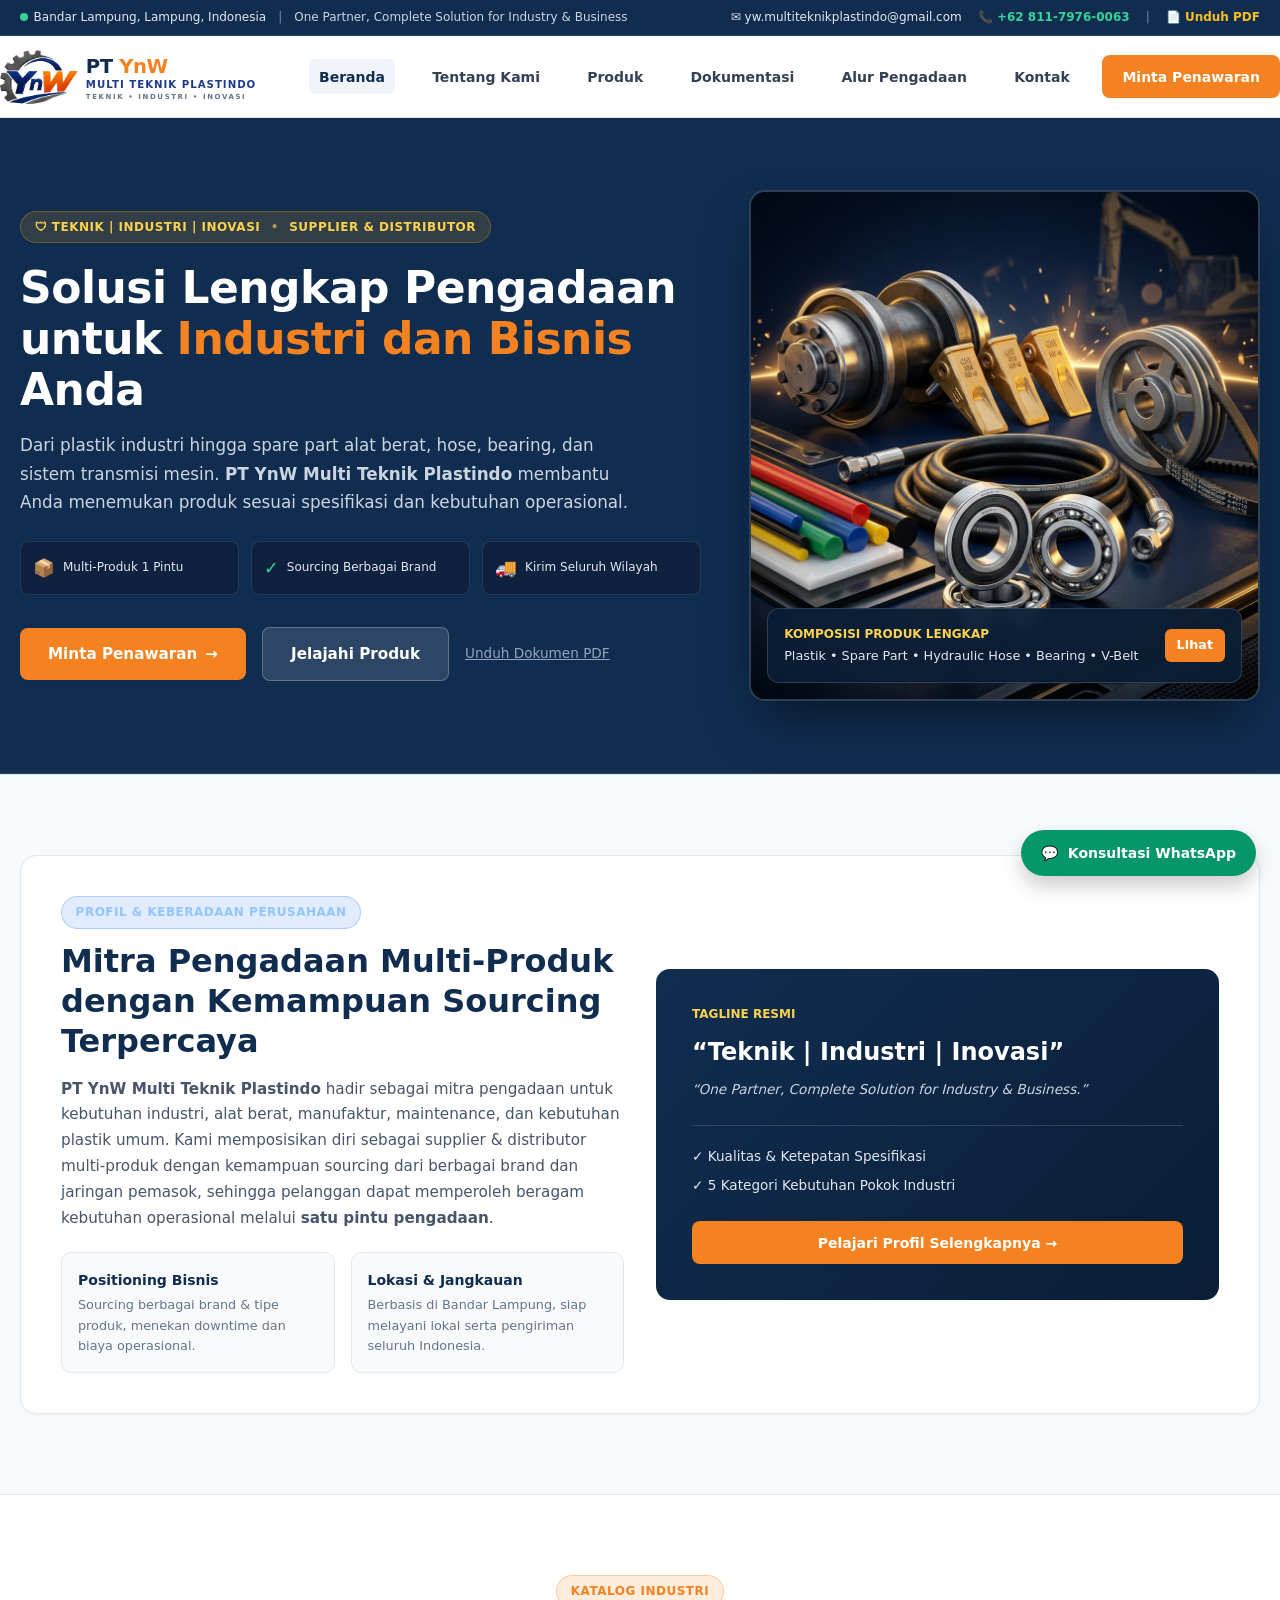
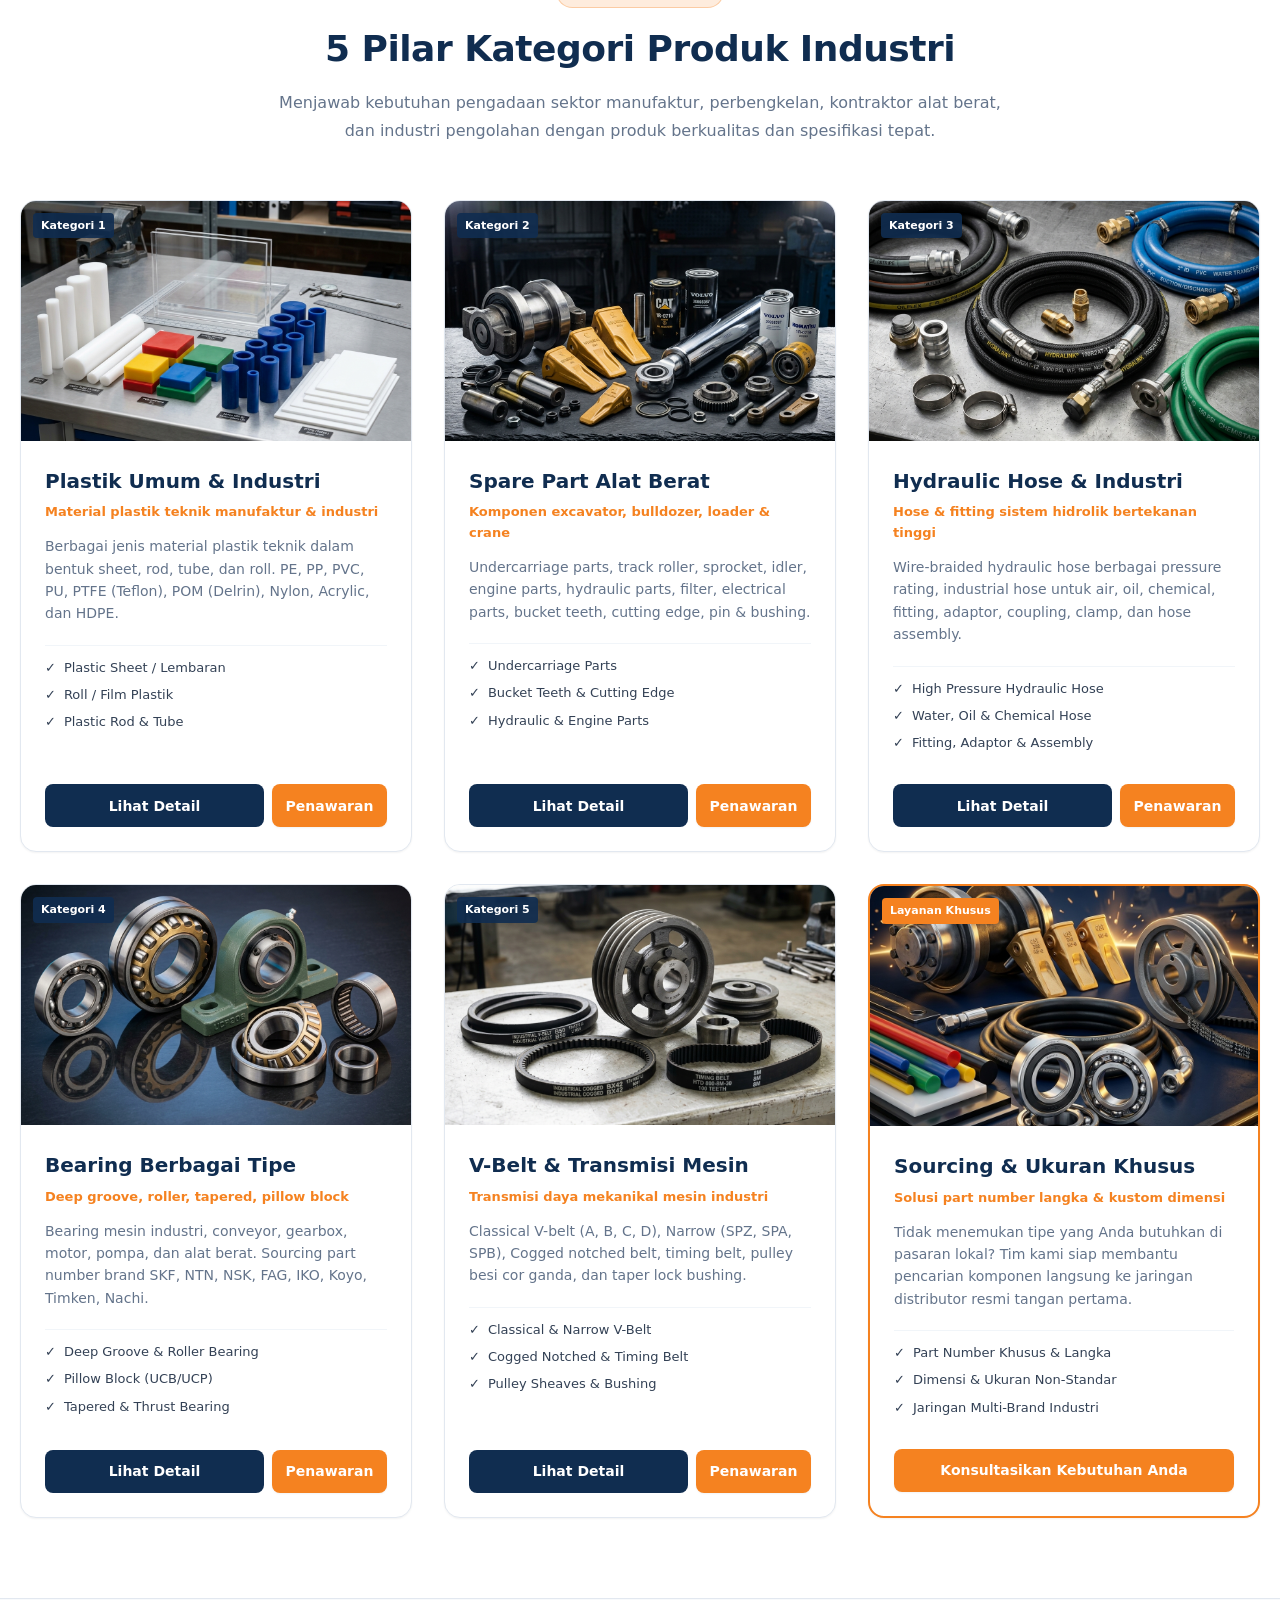
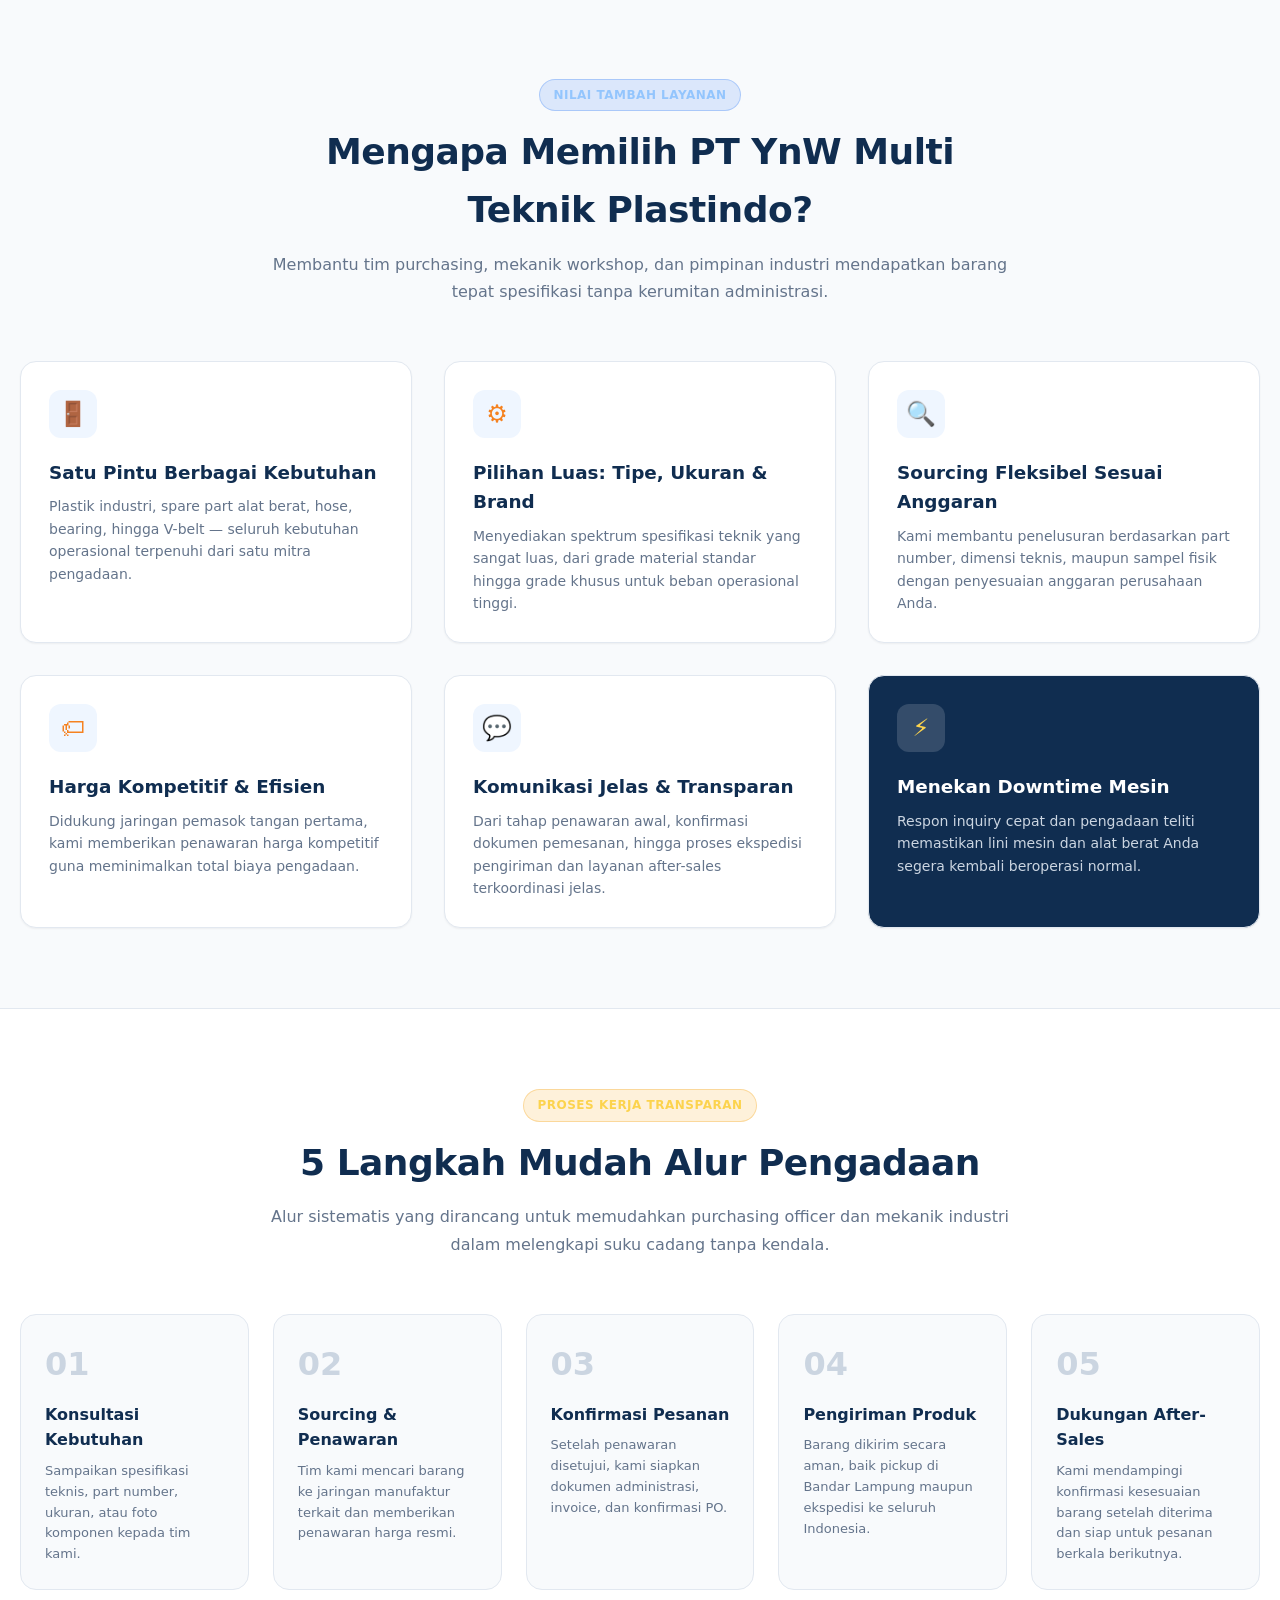
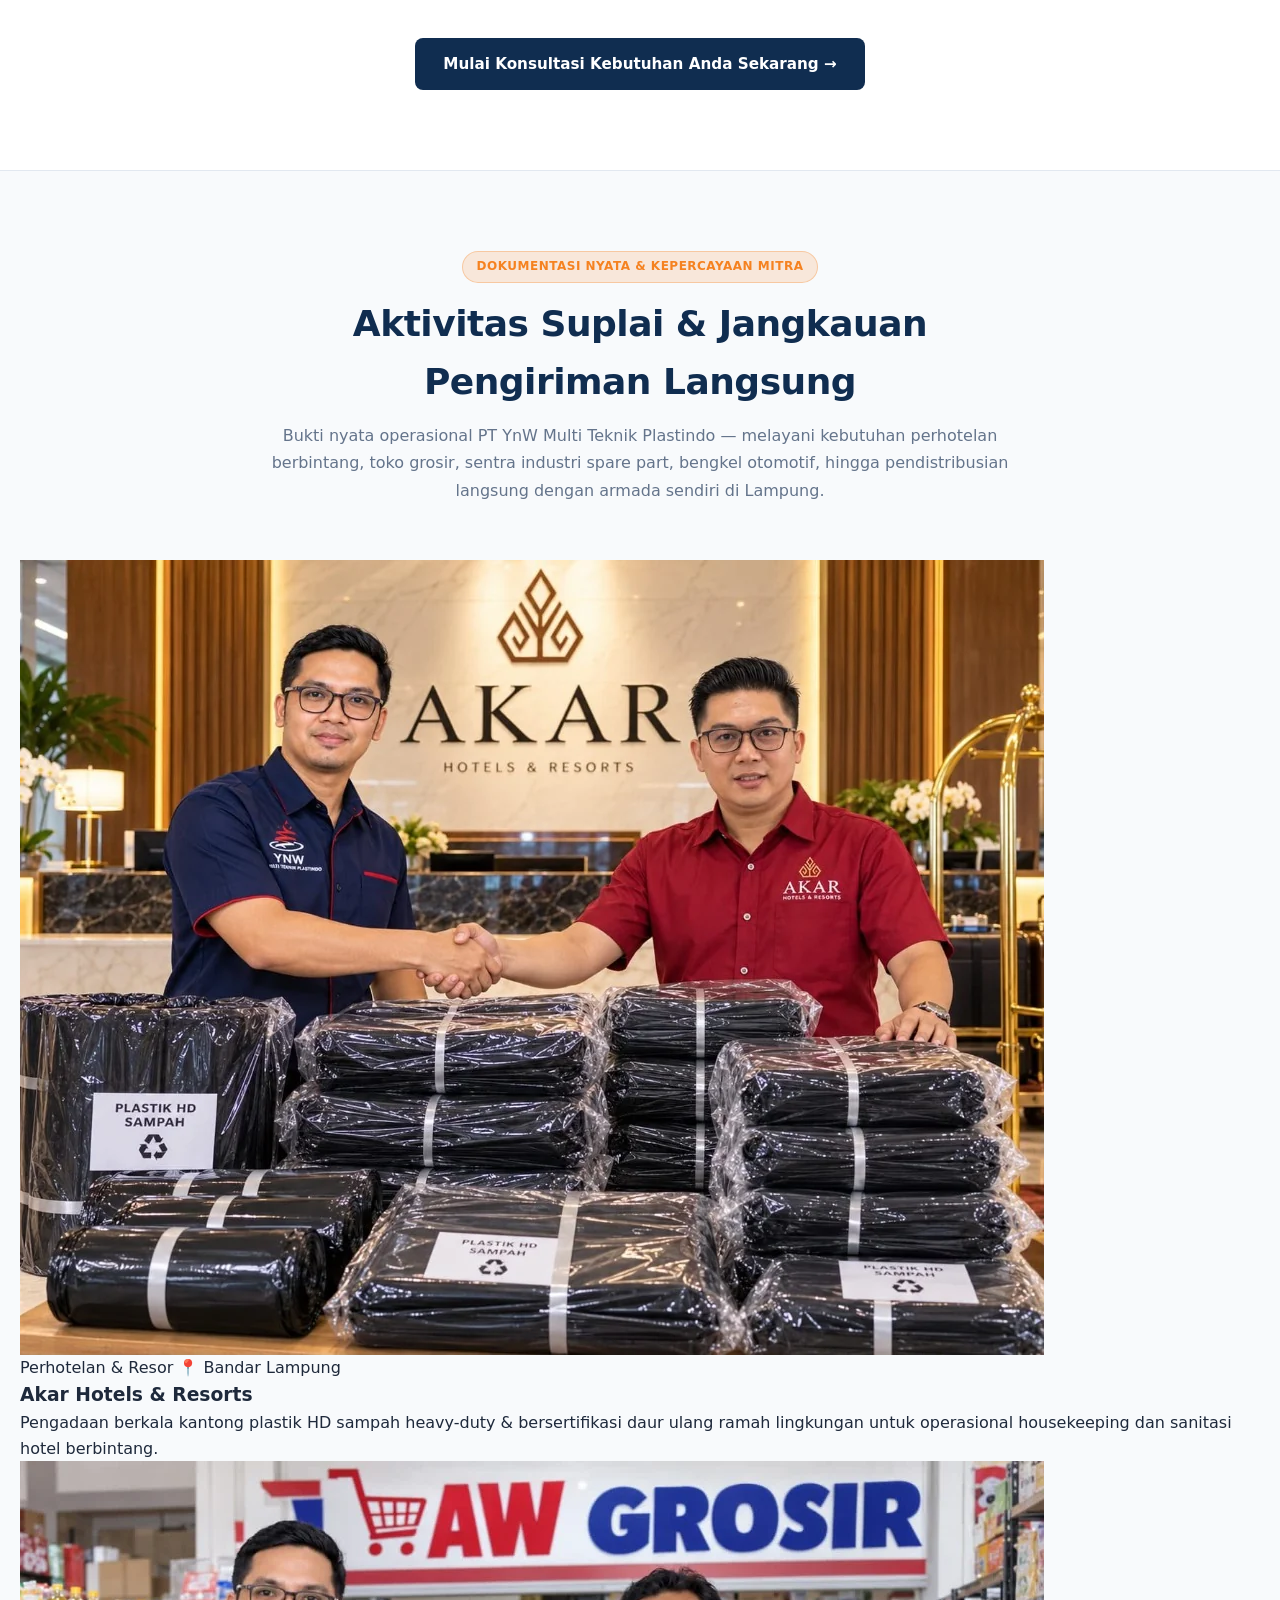
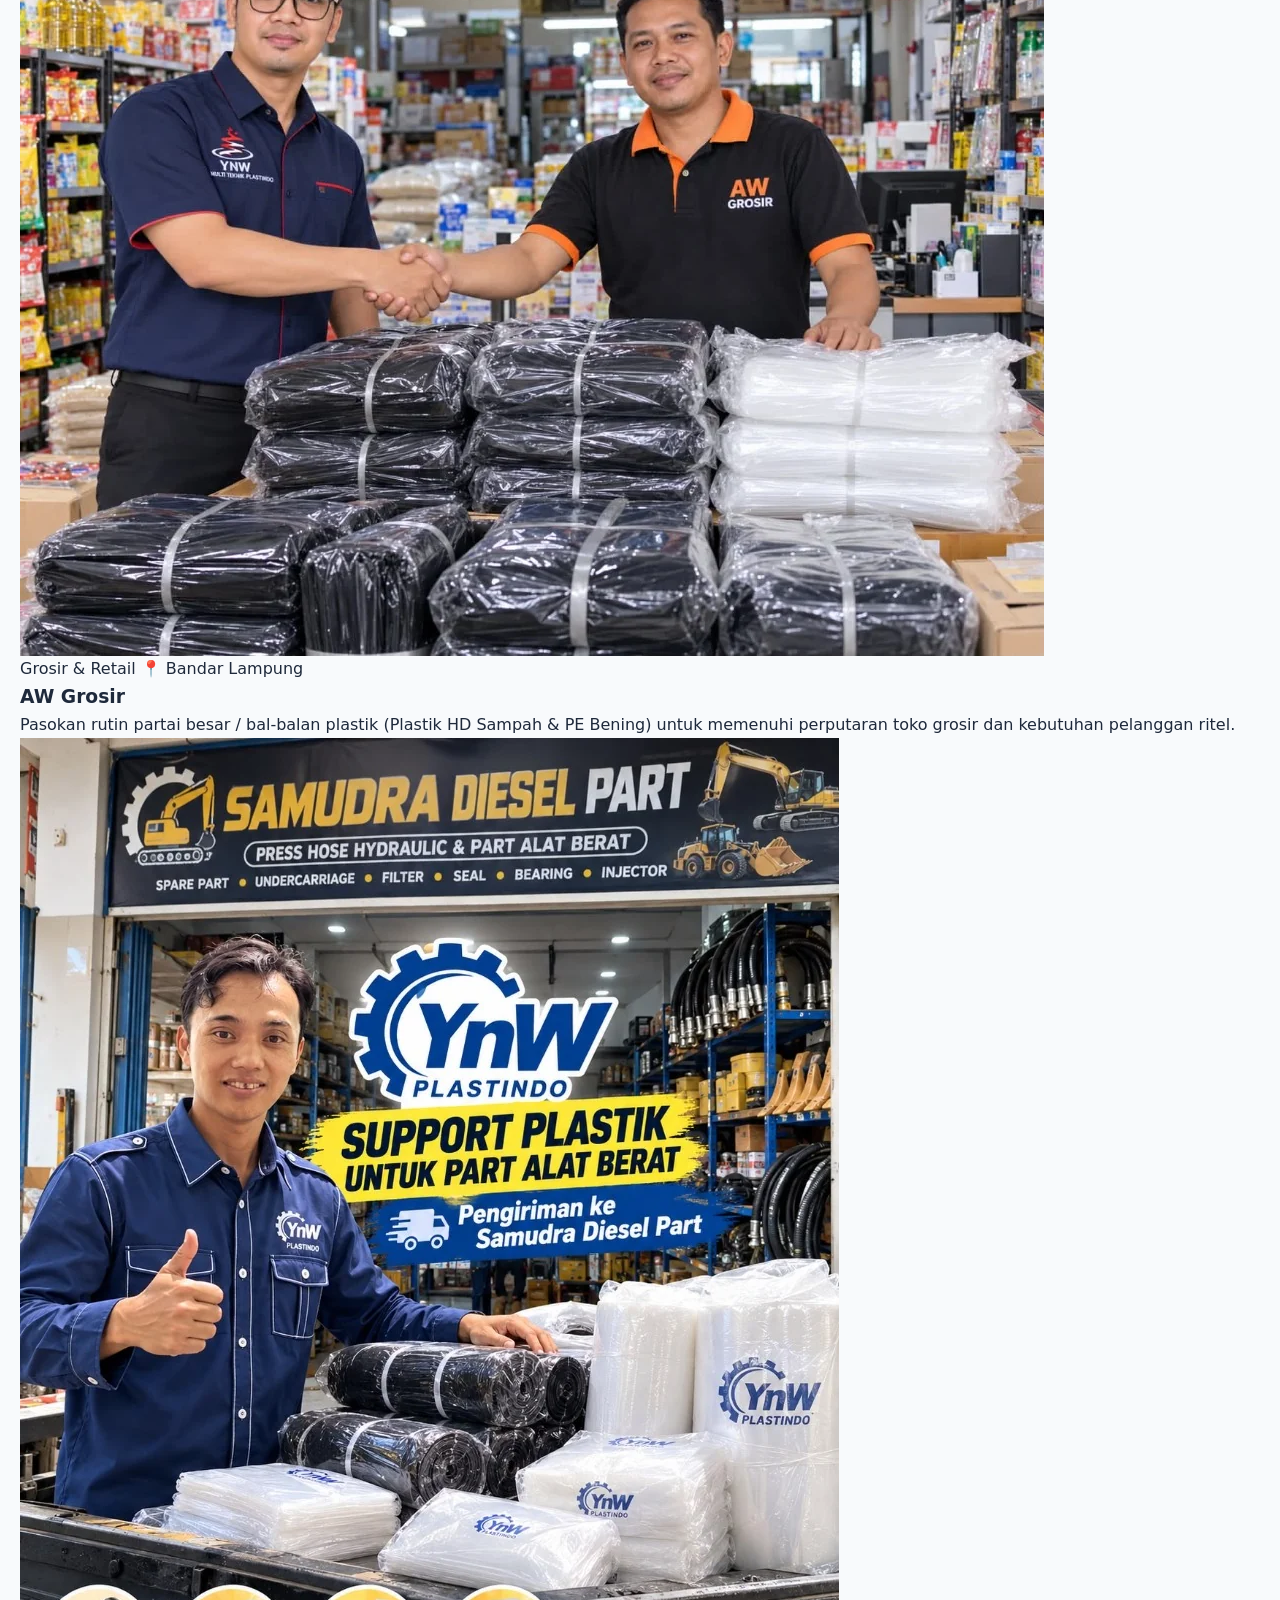
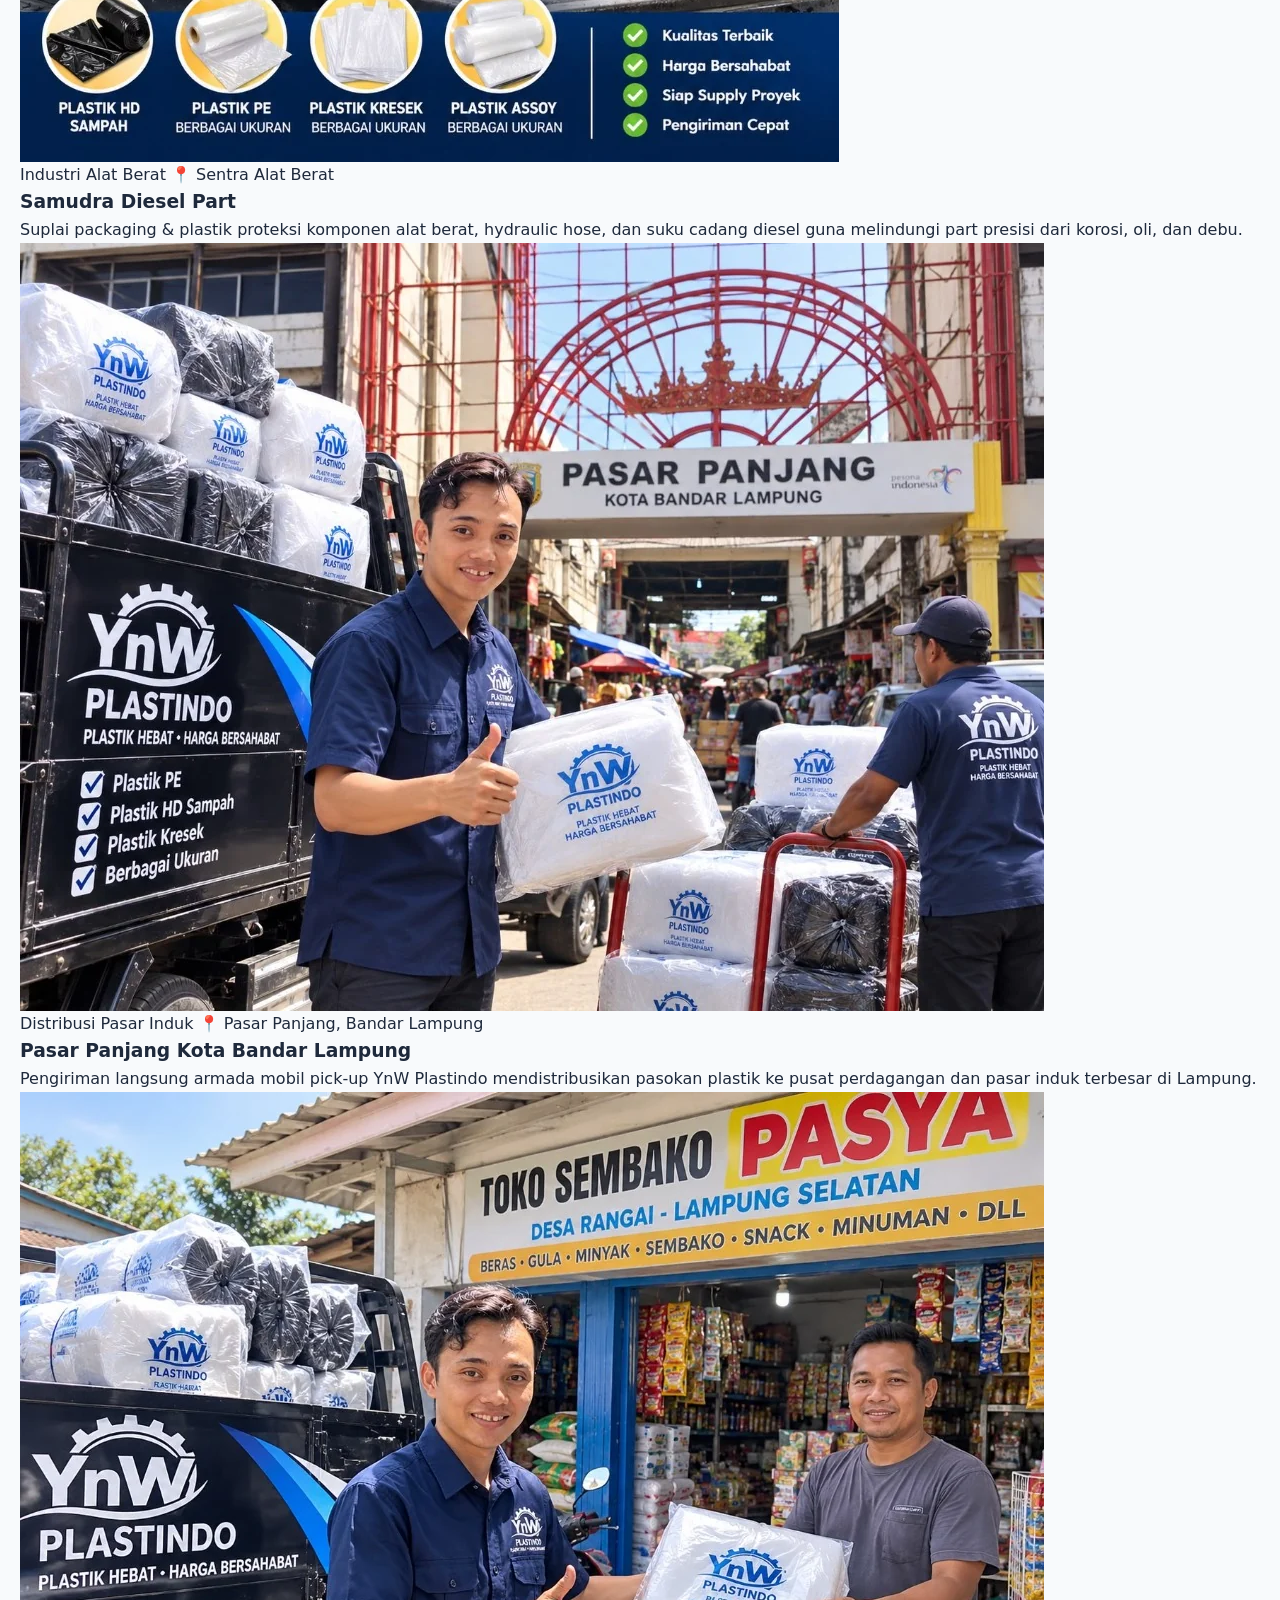
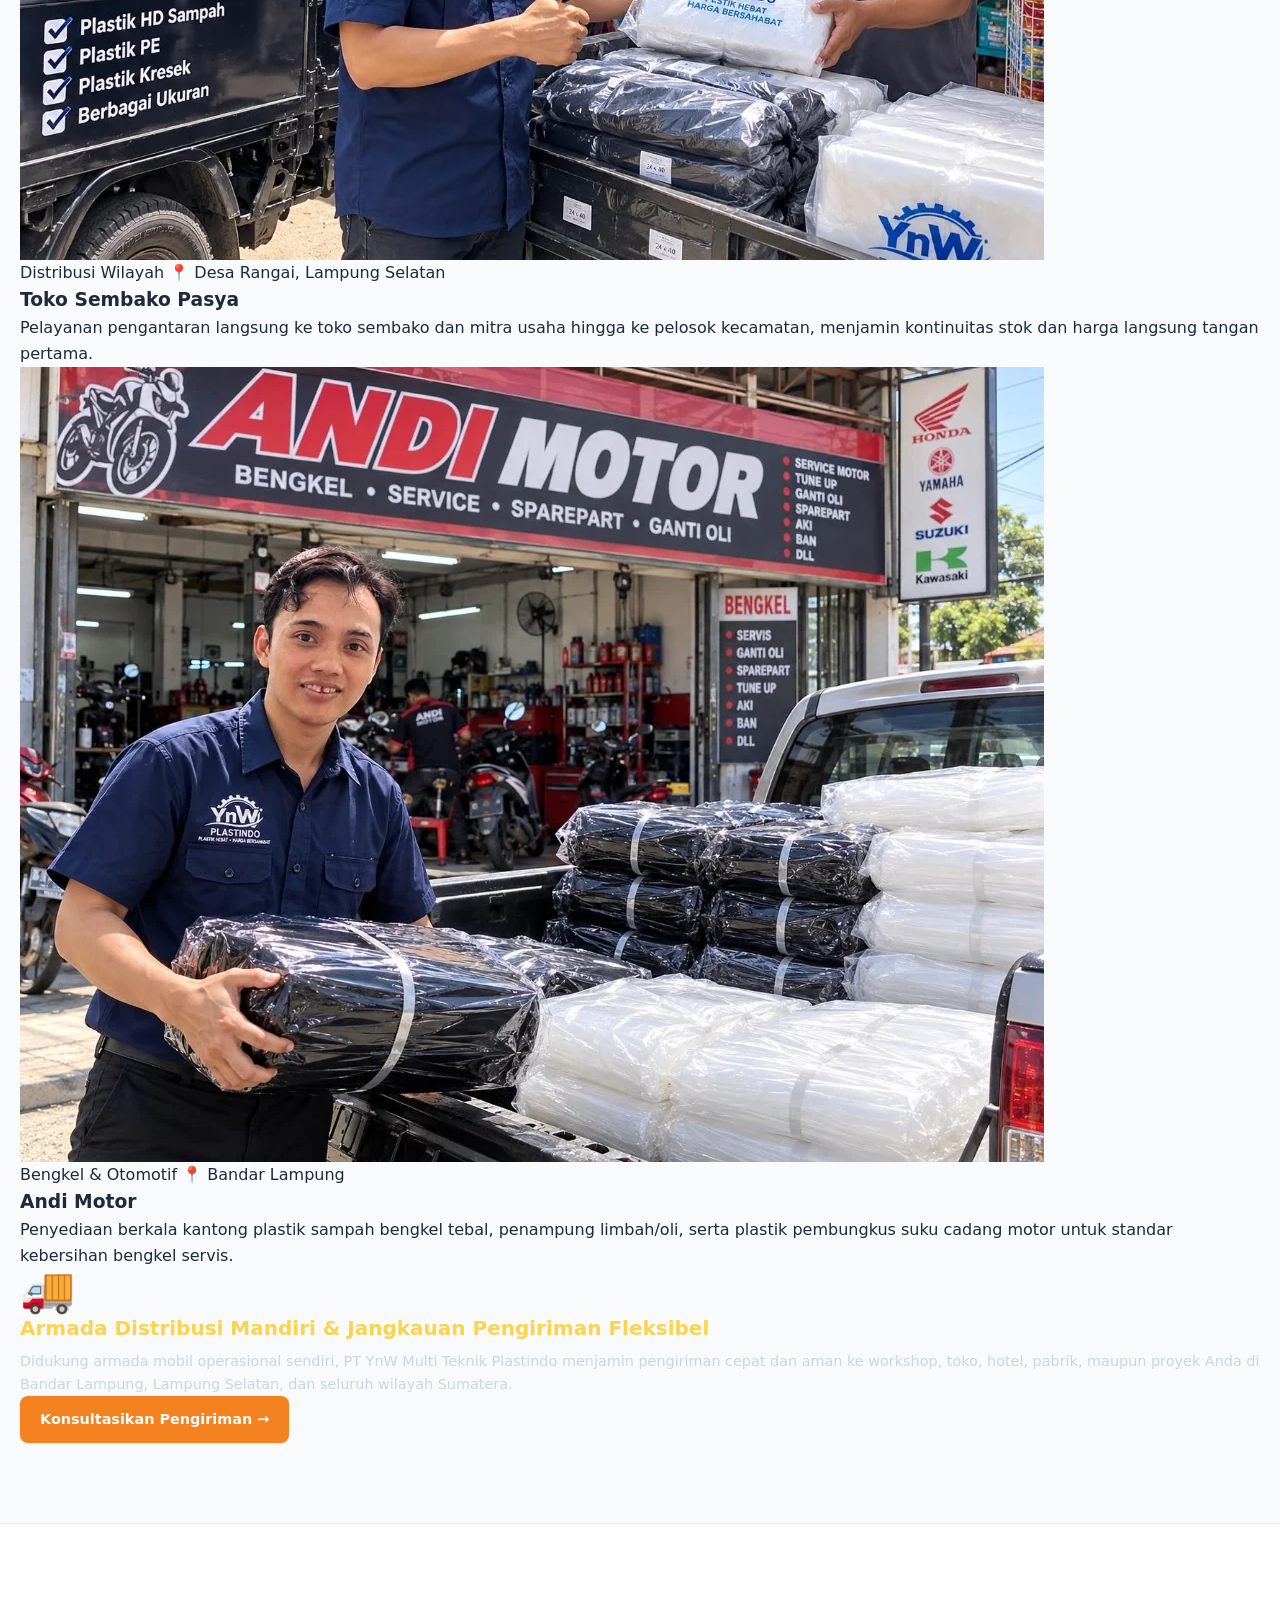
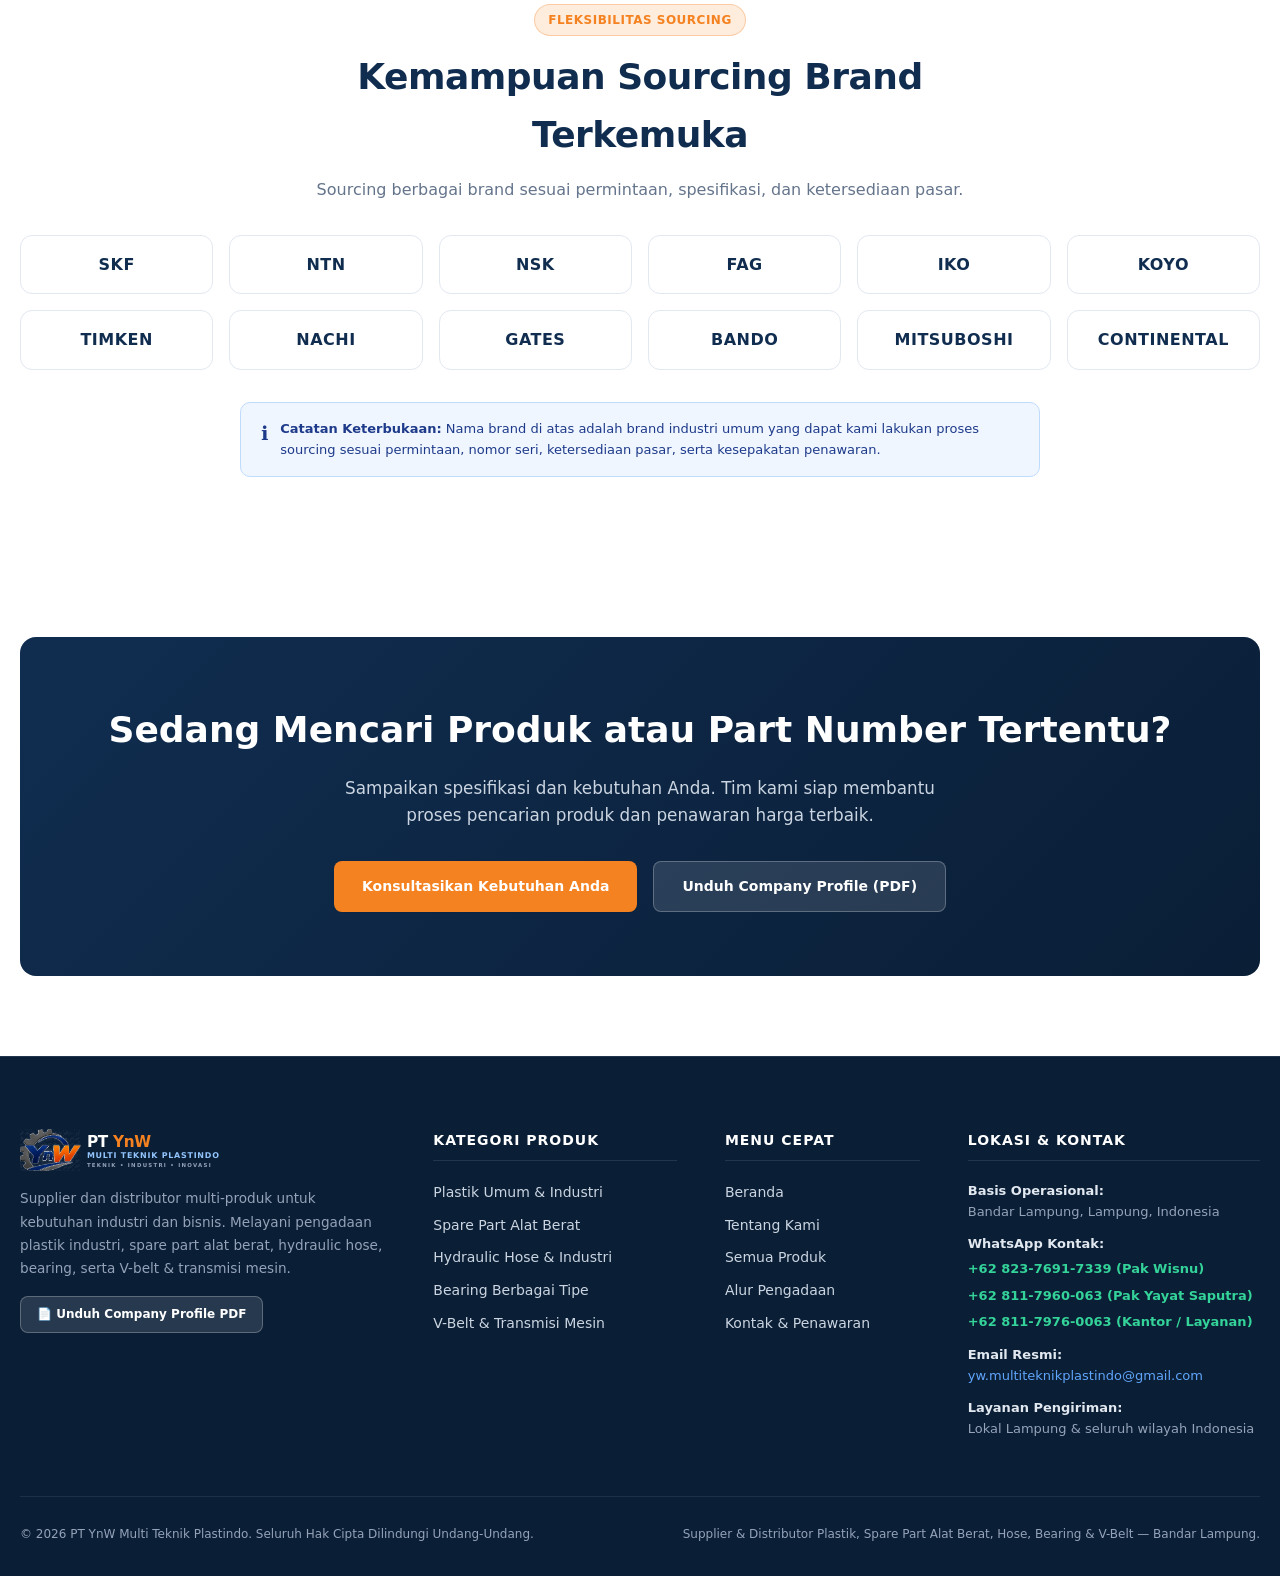
<file: index.html>
<!DOCTYPE html>
<html lang="id">
<head>
  <meta charset="UTF-8">
  <meta name="viewport" content="width=device-width, initial-scale=1.0">
  <title>PT YnW Multi Teknik Plastindo | Supplier & Distributor Industri Bandar Lampung</title>
  <meta name="description" content="Supplier dan distributor terpercaya untuk plastik industri, spare part alat berat, hydraulic hose, bearing, dan V-belt transmisi mesin di Bandar Lampung, Lampung.">
  <meta name="keywords" content="Supplier industri Bandar Lampung, Distributor plastik industri Lampung, Supplier spare part alat berat, Hydraulic hose Lampung, Supplier bearing dan V-belt">
  
  <!-- Favicon -->
  <link rel="icon" href="favicon.ico" sizes="any">
  <link rel="icon" href="assets/images/icon.svg" type="image/svg+xml">
  <link rel="apple-touch-icon" href="assets/images/icon.png">
  
  <!-- Stylesheet -->
  <link rel="stylesheet" href="assets/css/styles.css">
</head>
<body>

  <!-- 1. Top Bar -->
  <div class="top-bar">
    <div class="container top-bar-content">
      <div class="top-bar-left">
        <span><span class="status-dot"></span>Bandar Lampung, Lampung, Indonesia</span>
        <span class="hide-sm" style="opacity: 0.5;">|</span>
        <span class="hide-sm" style="color: #CBD5E1;">One Partner, Complete Solution for Industry & Business</span>
      </div>
      <div class="top-bar-right">
        <a href="mailto:yw.multiteknikplastindo@gmail.com" class="top-link hide-sm">
          <span>✉ yw.multiteknikplastindo@gmail.com</span>
        </a>
        <a href="https://wa.me/6281179760063" target="_blank" rel="noopener noreferrer" class="top-link" style="color: #34D399; font-weight: 700;">
          <span>📞 +62 811-7976-0063</span>
        </a>
        <span style="opacity: 0.5;">|</span>
        <a href="company-profile.pdf" download class="top-link" style="color: #FBBF24; font-weight: 600;">
          <span>📄 Unduh PDF</span>
        </a>
      </div>
    </div>
  </div>

  <!-- 2. Main Header / Navigation -->
  <header class="header">
    <div class="container nav-content">
      <a href="./" class="nav-logo" aria-label="Beranda PT YnW Multi Teknik Plastindo">
        <img src="assets/images/logo.svg" alt="PT YnW Multi Teknik Plastindo Logo">
      </a>

      <nav class="nav-menu" aria-label="Navigasi Utama">
        <a href="./" class="nav-link active">Beranda</a>
        <a href="tentang-kami" class="nav-link">Tentang Kami</a>
        <a href="produk" class="nav-link">Produk</a>
        <a href="#dokumentasi" class="nav-link">Dokumentasi</a>
        <a href="#alur-pengadaan" class="nav-link">Alur Pengadaan</a>
        <a href="kontak" class="nav-link">Kontak</a>
      </nav>

      <div style="display: flex; align-items: center; gap: 0.75rem;">
        <a href="kontak" class="btn-primary hide-sm">
          <span>Minta Penawaran</span>
        </a>
        <button id="hamburgerBtn" class="hamburger-btn" aria-label="Menu navigasi">
          ☰
        </button>
      </div>
    </div>

    <!-- Mobile Drawer -->
    <div id="mobileMenu" class="mobile-menu">
      <a href="./" class="mobile-nav-link">Beranda</a>
      <a href="tentang-kami" class="mobile-nav-link">Tentang Kami</a>
      <a href="produk" class="mobile-nav-link">Katalog Produk</a>
      <a href="#dokumentasi" class="mobile-nav-link">Dokumentasi Pengiriman</a>
      <a href="#alur-pengadaan" class="mobile-nav-link">Alur Pengadaan</a>
      <a href="kontak" class="mobile-nav-link">Kontak & Penawaran</a>
      <div style="margin-top: 1rem; display: flex; flex-direction: column; gap: 0.5rem;">
        <a href="kontak" class="btn-primary" style="width: 100%; text-align: center;">Minta Penawaran Sekarang</a>
        <a href="company-profile.pdf" download class="btn-outline-dark" style="width: 100%; text-align: center;">Unduh Company Profile (PDF)</a>
      </div>
    </div>
  </header>

  <!-- 3. Hero Section -->
  <section class="hero">
    <div class="container hero-grid">
      <div>
        <div class="badge badge-amber">
          <span>🛡 Teknik | Industri | Inovasi</span>
          <span style="opacity: 0.6; margin: 0 4px;">•</span>
          <span>Supplier & Distributor</span>
        </div>

        <h1 class="hero-title">
          Solusi Lengkap Pengadaan untuk <span>Industri dan Bisnis</span> Anda
        </h1>

        <p class="hero-desc">
          Dari plastik industri hingga spare part alat berat, hose, bearing, dan sistem transmisi mesin. <strong>PT YnW Multi Teknik Plastindo</strong> membantu Anda menemukan produk sesuai spesifikasi dan kebutuhan operasional.
        </p>

        <div class="hero-features">
          <div class="feature-box">
            <span style="color: #F58220; font-size: 1.1rem;">📦</span>
            <span>Multi-Produk 1 Pintu</span>
          </div>
          <div class="feature-box">
            <span style="color: #34D399; font-size: 1.1rem;">✓</span>
            <span>Sourcing Berbagai Brand</span>
          </div>
          <div class="feature-box">
            <span style="color: #60A5FA; font-size: 1.1rem;">🚚</span>
            <span>Kirim Seluruh Wilayah</span>
          </div>
        </div>

        <div class="hero-btns">
          <a href="kontak" class="btn-primary" style="padding: 0.85rem 1.75rem; font-size: 0.95rem;">
            <span>Minta Penawaran</span>
            <span>→</span>
          </a>
          <a href="produk" class="btn-secondary" style="padding: 0.85rem 1.75rem; font-size: 0.95rem;">
            <span>Jelajahi Produk</span>
          </a>
          <a href="company-profile.pdf" download style="color: #94A3B8; font-size: 0.85rem; text-decoration: underline;">
            Unduh Dokumen PDF
          </a>
        </div>
      </div>

      <div>
        <div class="hero-image-box">
          <img src="assets/images/hero-composition.jpg" alt="Showcase Komponen Industri PT YnW Multi Teknik Plastindo">
          <div class="hero-caption">
            <div style="display: flex; justify-content: space-between; align-items: center;">
              <div>
                <p style="color: #FCD34D; font-size: 0.75rem; font-weight: 800; text-transform: uppercase;">Komposisi Produk Lengkap</p>
                <p style="color: #E2E8F0; font-size: 0.8rem; margin-top: 2px;">Plastik • Spare Part • Hydraulic Hose • Bearing • V-Belt</p>
              </div>
              <a href="produk" style="background-color: #F58220; color: #FFF; padding: 6px 12px; border-radius: 6px; font-weight: 700; font-size: 0.8rem;">Lihat</a>
            </div>
          </div>
        </div>
      </div>
    </div>
  </section>

  <!-- 4. Ringkasan Perusahaan -->
  <section class="section section-slate">
    <div class="container">
      <div style="background: #FFFFFF; border-radius: 16px; border: 1px solid var(--border-color); padding: 2.5rem; box-shadow: var(--shadow-sm);">
        <div class="grid-2" style="align-items: center;">
          <div>
            <div class="badge badge-blue" style="margin-bottom: 0.75rem;">
              <span>Profil & Keberadaan Perusahaan</span>
            </div>
            <h2 style="font-size: 2rem; font-weight: 800; color: var(--navy-main); line-height: 1.25; margin-bottom: 1rem;">
              Mitra Pengadaan Multi-Produk dengan Kemampuan Sourcing Terpercaya
            </h2>
            <p style="color: #475569; font-size: 0.95rem; line-height: 1.7; margin-bottom: 1.25rem;">
              <strong>PT YnW Multi Teknik Plastindo</strong> hadir sebagai mitra pengadaan untuk kebutuhan industri, alat berat, manufaktur, maintenance, dan kebutuhan plastik umum. Kami memposisikan diri sebagai supplier & distributor multi-produk dengan kemampuan sourcing dari berbagai brand dan jaringan pemasok, sehingga pelanggan dapat memperoleh beragam kebutuhan operasional melalui <strong>satu pintu pengadaan</strong>.
            </p>
            <div class="grid-2" style="gap: 1rem;">
              <div style="background: #F8FAFC; padding: 1rem; border-radius: 10px; border: 1px solid #E2E8F0;">
                <strong style="color: var(--navy-main); font-size: 0.875rem; display: block;">Positioning Bisnis</strong>
                <p style="font-size: 0.8rem; color: #64748B; margin-top: 4px;">Sourcing berbagai brand & tipe produk, menekan downtime dan biaya operasional.</p>
              </div>
              <div style="background: #F8FAFC; padding: 1rem; border-radius: 10px; border: 1px solid #E2E8F0;">
                <strong style="color: var(--navy-main); font-size: 0.875rem; display: block;">Lokasi & Jangkauan</strong>
                <p style="font-size: 0.8rem; color: #64748B; margin-top: 4px;">Berbasis di Bandar Lampung, siap melayani lokal serta pengiriman seluruh Indonesia.</p>
              </div>
            </div>
          </div>

          <div style="background: linear-gradient(135deg, var(--navy-main) 0%, var(--navy-dark) 100%); color: #FFFFFF; padding: 2.25rem; border-radius: 14px;">
            <p style="color: #FCD34D; font-size: 0.75rem; font-weight: 800; text-transform: uppercase;">Tagline Resmi</p>
            <h3 style="font-size: 1.5rem; font-weight: 900; margin: 0.5rem 0;">“Teknik | Industri | Inovasi”</h3>
            <p style="color: #CBD5E1; font-style: italic; font-size: 0.85rem; margin-bottom: 1.5rem;">“One Partner, Complete Solution for Industry & Business.”</p>
            
            <div style="border-top: 1px solid rgba(255,255,255,0.15); padding-top: 1.25rem; margin-bottom: 1.5rem;">
              <p style="font-size: 0.85rem; color: #E2E8F0; margin-bottom: 0.5rem;">✓ Kualitas & Ketepatan Spesifikasi</p>
              <p style="font-size: 0.85rem; color: #E2E8F0;">✓ 5 Kategori Kebutuhan Pokok Industri</p>
            </div>

            <a href="tentang-kami" class="btn-primary" style="width: 100%; text-align: center;">
              Pelajari Profil Selengkapnya →
            </a>
          </div>
        </div>
      </div>
    </div>
  </section>

  <!-- 5. 5 Kategori Produk -->
  <section class="section" id="kategori-produk">
    <div class="container">
      <div class="section-header">
        <div class="badge badge-orange">Katalog Industri</div>
        <h2 class="section-title">5 Pilar Kategori Produk Industri</h2>
        <p class="section-desc">
          Menjawab kebutuhan pengadaan sektor manufaktur, perbengkelan, kontraktor alat berat, dan industri pengolahan dengan produk berkualitas dan spesifikasi tepat.
        </p>
      </div>

      <div class="grid-3">
        <!-- 1. Plastik Industri -->
        <div class="product-card">
          <div>
            <div class="product-img">
              <img src="assets/images/plastik.png" alt="Plastik Umum dan Industri">
              <span class="product-badge">Kategori 1</span>
            </div>
            <div class="product-body">
              <h3 class="product-name">Plastik Umum & Industri</h3>
              <p class="product-tagline">Material plastik teknik manufaktur & industri</p>
              <p class="product-desc">Berbagai jenis material plastik teknik dalam bentuk sheet, rod, tube, dan roll. PE, PP, PVC, PU, PTFE (Teflon), POM (Delrin), Nylon, Acrylic, dan HDPE.</p>
              <ul class="product-list">
                <li><span>✓</span> Plastic Sheet / Lembaran</li>
                <li><span>✓</span> Roll / Film Plastik</li>
                <li><span>✓</span> Plastic Rod & Tube</li>
              </ul>
            </div>
          </div>
          <div class="product-footer">
            <a href="produk-plastik" class="btn-navy" style="flex: 1;">Lihat Detail</a>
            <a href="kontak?kategori=plastik" class="btn-primary" style="padding: 0.65rem 0.85rem;">Penawaran</a>
          </div>
        </div>

        <!-- 2. Spare Part Alat Berat -->
        <div class="product-card">
          <div>
            <div class="product-img">
              <img src="assets/images/spare-part.png" alt="Spare Part Alat Berat">
              <span class="product-badge">Kategori 2</span>
            </div>
            <div class="product-body">
              <h3 class="product-name">Spare Part Alat Berat</h3>
              <p class="product-tagline">Komponen excavator, bulldozer, loader & crane</p>
              <p class="product-desc">Undercarriage parts, track roller, sprocket, idler, engine parts, hydraulic parts, filter, electrical parts, bucket teeth, cutting edge, pin & bushing.</p>
              <ul class="product-list">
                <li><span>✓</span> Undercarriage Parts</li>
                <li><span>✓</span> Bucket Teeth & Cutting Edge</li>
                <li><span>✓</span> Hydraulic & Engine Parts</li>
              </ul>
            </div>
          </div>
          <div class="product-footer">
            <a href="produk-spare-part" class="btn-navy" style="flex: 1;">Lihat Detail</a>
            <a href="kontak?kategori=spare-part" class="btn-primary" style="padding: 0.65rem 0.85rem;">Penawaran</a>
          </div>
        </div>

        <!-- 3. Hydraulic Hose & Hose Industri -->
        <div class="product-card">
          <div>
            <div class="product-img">
              <img src="assets/images/hydraulic-hose.png" alt="Hydraulic Hose dan Hose Industri">
              <span class="product-badge">Kategori 3</span>
            </div>
            <div class="product-body">
              <h3 class="product-name">Hydraulic Hose & Industri</h3>
              <p class="product-tagline">Hose & fitting sistem hidrolik bertekanan tinggi</p>
              <p class="product-desc">Wire-braided hydraulic hose berbagai pressure rating, industrial hose untuk air, oil, chemical, fitting, adaptor, coupling, clamp, dan hose assembly.</p>
              <ul class="product-list">
                <li><span>✓</span> High Pressure Hydraulic Hose</li>
                <li><span>✓</span> Water, Oil & Chemical Hose</li>
                <li><span>✓</span> Fitting, Adaptor & Assembly</li>
              </ul>
            </div>
          </div>
          <div class="product-footer">
            <a href="produk-hydraulic-hose" class="btn-navy" style="flex: 1;">Lihat Detail</a>
            <a href="kontak?kategori=hydraulic-hose" class="btn-primary" style="padding: 0.65rem 0.85rem;">Penawaran</a>
          </div>
        </div>

        <!-- 4. Bearing -->
        <div class="product-card">
          <div>
            <div class="product-img">
              <img src="assets/images/bearing.png" alt="Bearing Teknik dan Industri">
              <span class="product-badge">Kategori 4</span>
            </div>
            <div class="product-body">
              <h3 class="product-name">Bearing Berbagai Tipe</h3>
              <p class="product-tagline">Deep groove, roller, tapered, pillow block</p>
              <p class="product-desc">Bearing mesin industri, conveyor, gearbox, motor, pompa, dan alat berat. Sourcing part number brand SKF, NTN, NSK, FAG, IKO, Koyo, Timken, Nachi.</p>
              <ul class="product-list">
                <li><span>✓</span> Deep Groove & Roller Bearing</li>
                <li><span>✓</span> Pillow Block (UCB/UCP)</li>
                <li><span>✓</span> Tapered & Thrust Bearing</li>
              </ul>
            </div>
          </div>
          <div class="product-footer">
            <a href="produk-bearing" class="btn-navy" style="flex: 1;">Lihat Detail</a>
            <a href="kontak?kategori=bearing" class="btn-primary" style="padding: 0.65rem 0.85rem;">Penawaran</a>
          </div>
        </div>

        <!-- 5. V-Belt & Transmisi Mesin -->
        <div class="product-card">
          <div>
            <div class="product-img">
              <img src="assets/images/v-belt.png" alt="V-Belt dan Transmisi Mesin">
              <span class="product-badge">Kategori 5</span>
            </div>
            <div class="product-body">
              <h3 class="product-name">V-Belt & Transmisi Mesin</h3>
              <p class="product-tagline">Transmisi daya mekanikal mesin industri</p>
              <p class="product-desc">Classical V-belt (A, B, C, D), Narrow (SPZ, SPA, SPB), Cogged notched belt, timing belt, pulley besi cor ganda, dan taper lock bushing.</p>
              <ul class="product-list">
                <li><span>✓</span> Classical & Narrow V-Belt</li>
                <li><span>✓</span> Cogged Notched & Timing Belt</li>
                <li><span>✓</span> Pulley Sheaves & Bushing</li>
              </ul>
            </div>
          </div>
          <div class="product-footer">
            <a href="produk-v-belt" class="btn-navy" style="flex: 1;">Lihat Detail</a>
            <a href="kontak?kategori=v-belt" class="btn-primary" style="padding: 0.65rem 0.85rem;">Penawaran</a>
          </div>
        </div>

        <!-- 6. Layanan Khusus: Sourcing & Custom Order -->
        <div class="product-card" style="border: 2px solid var(--orange-main);">
          <div>
            <div class="product-img">
              <img src="assets/images/hero-composition.jpg" alt="Sourcing Sesuai Part Number & Ukuran Khusus">
              <span class="product-badge" style="background-color: var(--orange-main); color: #FFFFFF;">Layanan Khusus</span>
            </div>
            <div class="product-body">
              <h3 class="product-name">Sourcing & Ukuran Khusus</h3>
              <p class="product-tagline">Solusi part number langka & kustom dimensi</p>
              <p class="product-desc">Tidak menemukan tipe yang Anda butuhkan di pasaran lokal? Tim kami siap membantu pencarian komponen langsung ke jaringan distributor resmi tangan pertama.</p>
              <ul class="product-list">
                <li><span>✓</span> Part Number Khusus & Langka</li>
                <li><span>✓</span> Dimensi & Ukuran Non-Standar</li>
                <li><span>✓</span> Jaringan Multi-Brand Industri</li>
              </ul>
            </div>
          </div>
          <div class="product-footer">
            <a href="kontak" class="btn-primary" style="flex: 1; text-align: center; justify-content: center;">Konsultasikan Kebutuhan Anda</a>
          </div>
        </div>
      </div>
    </div>
  </section>

  <!-- 6. Mengapa Memilih Kami -->
  <section class="section section-slate" id="keunggulan">
    <div class="container">
      <div class="section-header">
        <div class="badge badge-blue">Nilai Tambah Layanan</div>
        <h2 class="section-title">Mengapa Memilih PT YnW Multi Teknik Plastindo?</h2>
        <p class="section-desc">Membantu tim purchasing, mekanik workshop, dan pimpinan industri mendapatkan barang tepat spesifikasi tanpa kerumitan administrasi.</p>
      </div>

      <div class="grid-3">
        <div class="adv-card">
          <div class="adv-icon">🚪</div>
          <h3 class="adv-title">Satu Pintu Berbagai Kebutuhan</h3>
          <p class="adv-desc">Plastik industri, spare part alat berat, hose, bearing, hingga V-belt — seluruh kebutuhan operasional terpenuhi dari satu mitra pengadaan.</p>
        </div>

        <div class="adv-card">
          <div class="adv-icon">⚙</div>
          <h3 class="adv-title">Pilihan Luas: Tipe, Ukuran & Brand</h3>
          <p class="adv-desc">Menyediakan spektrum spesifikasi teknik yang sangat luas, dari grade material standar hingga grade khusus untuk beban operasional tinggi.</p>
        </div>

        <div class="adv-card">
          <div class="adv-icon">🔍</div>
          <h3 class="adv-title">Sourcing Fleksibel Sesuai Anggaran</h3>
          <p class="adv-desc">Kami membantu penelusuran berdasarkan part number, dimensi teknis, maupun sampel fisik dengan penyesuaian anggaran perusahaan Anda.</p>
        </div>

        <div class="adv-card">
          <div class="adv-icon">🏷</div>
          <h3 class="adv-title">Harga Kompetitif & Efisien</h3>
          <p class="adv-desc">Didukung jaringan pemasok tangan pertama, kami memberikan penawaran harga kompetitif guna meminimalkan total biaya pengadaan.</p>
        </div>

        <div class="adv-card">
          <div class="adv-icon">💬</div>
          <h3 class="adv-title">Komunikasi Jelas & Transparan</h3>
          <p class="adv-desc">Dari tahap penawaran awal, konfirmasi dokumen pemesanan, hingga proses ekspedisi pengiriman dan layanan after-sales terkoordinasi jelas.</p>
        </div>

        <div class="adv-card" style="background: var(--navy-main); color: #FFF;">
          <div class="adv-icon" style="background: rgba(255,255,255,0.15); color: #FCD34D;">⚡</div>
          <h3 class="adv-title" style="color: #FFF;">Menekan Downtime Mesin</h3>
          <p class="adv-desc" style="color: #CBD5E1;">Respon inquiry cepat dan pengadaan teliti memastikan lini mesin dan alat berat Anda segera kembali beroperasi normal.</p>
        </div>
      </div>
    </div>
  </section>

  <!-- 7. Alur Pengadaan -->
  <section class="section" id="alur-pengadaan">
    <div class="container">
      <div class="section-header">
        <div class="badge badge-amber">Proses Kerja Transparan</div>
        <h2 class="section-title">5 Langkah Mudah Alur Pengadaan</h2>
        <p class="section-desc">Alur sistematis yang dirancang untuk memudahkan purchasing officer dan mekanik industri dalam melengkapi suku cadang tanpa kendala.</p>
      </div>

      <div class="grid-5">
        <div class="step-card">
          <div class="step-num">01</div>
          <h3 class="step-title">Konsultasi Kebutuhan</h3>
          <p class="step-desc">Sampaikan spesifikasi teknis, part number, ukuran, atau foto komponen kepada tim kami.</p>
        </div>

        <div class="step-card">
          <div class="step-num">02</div>
          <h3 class="step-title">Sourcing & Penawaran</h3>
          <p class="step-desc">Tim kami mencari barang ke jaringan manufaktur terkait dan memberikan penawaran harga resmi.</p>
        </div>

        <div class="step-card">
          <div class="step-num">03</div>
          <h3 class="step-title">Konfirmasi Pesanan</h3>
          <p class="step-desc">Setelah penawaran disetujui, kami siapkan dokumen administrasi, invoice, dan konfirmasi PO.</p>
        </div>

        <div class="step-card">
          <div class="step-num">04</div>
          <h3 class="step-title">Pengiriman Produk</h3>
          <p class="step-desc">Barang dikirim secara aman, baik pickup di Bandar Lampung maupun ekspedisi ke seluruh Indonesia.</p>
        </div>

        <div class="step-card">
          <div class="step-num">05</div>
          <h3 class="step-title">Dukungan After-Sales</h3>
          <p class="step-desc">Kami mendampingi konfirmasi kesesuaian barang setelah diterima dan siap untuk pesanan berkala berikutnya.</p>
        </div>
      </div>

      <div style="text-align: center; margin-top: 3rem;">
        <a href="kontak" class="btn-navy" style="padding: 0.85rem 1.75rem; font-size: 0.95rem;">
          Mulai Konsultasi Kebutuhan Anda Sekarang →
        </a>
      </div>
    </div>
  </section>

  <!-- 8. Bukti Pengiriman & Kemitraan Nyata -->
  <section class="section section-slate" id="dokumentasi">
    <div class="container">
      <div class="section-header">
        <div class="badge badge-orange">Dokumentasi Nyata & Kepercayaan Mitra</div>
        <h2 class="section-title">Aktivitas Suplai & Jangkauan Pengiriman Langsung</h2>
        <p class="section-desc">
          Bukti nyata operasional PT YnW Multi Teknik Plastindo — melayani kebutuhan perhotelan berbintang, toko grosir, sentra industri spare part, bengkel otomotif, hingga pendistribusian langsung dengan armada sendiri di Lampung.
        </p>
      </div>

      <div class="proof-grid">
        <!-- Card 1: Akar Hotels & Resorts -->
        <div class="proof-card">
          <div class="proof-img-wrap">
            <img src="assets/images/kemitraan-akar-hotel.webp" alt="Kerja Sama Pengadaan Plastik HD Sampah dengan Akar Hotels & Resorts">
          </div>
          <div class="proof-body">
            <div class="proof-client">
              <span class="proof-pill-badge pill-red">Perhotelan & Resor</span>
              <span class="proof-loc">📍 Bandar Lampung</span>
            </div>
            <h3 class="proof-title">Akar Hotels & Resorts</h3>
            <p class="proof-desc">
              Pengadaan berkala kantong plastik HD sampah heavy-duty & bersertifikasi daur ulang ramah lingkungan untuk operasional housekeeping dan sanitasi hotel berbintang.
            </p>
          </div>
        </div>

        <!-- Card 2: AW Grosir -->
        <div class="proof-card">
          <div class="proof-img-wrap">
            <img src="assets/images/kemitraan-aw-grosir.webp" alt="Kemitraan Pasokan Grosir Plastik dengan AW Grosir">
          </div>
          <div class="proof-body">
            <div class="proof-client">
              <span class="proof-pill-badge pill-blue">Grosir & Retail</span>
              <span class="proof-loc">📍 Bandar Lampung</span>
            </div>
            <h3 class="proof-title">AW Grosir</h3>
            <p class="proof-desc">
              Pasokan rutin partai besar / bal-balan plastik (Plastik HD Sampah & PE Bening) untuk memenuhi perputaran toko grosir dan kebutuhan pelanggan ritel.
            </p>
          </div>
        </div>

        <!-- Card 3: Samudra Diesel Part -->
        <div class="proof-card">
          <div class="proof-img-wrap">
            <img src="assets/images/dokumentasi-samudra-diesel.webp" alt="Support Plastik Khusus Komponen Alat Berat ke Samudra Diesel Part">
          </div>
          <div class="proof-body">
            <div class="proof-client">
              <span class="proof-pill-badge pill-amber">Industri Alat Berat</span>
              <span class="proof-loc">📍 Sentra Alat Berat</span>
            </div>
            <h3 class="proof-title">Samudra Diesel Part</h3>
            <p class="proof-desc">
              Suplai packaging & plastik proteksi komponen alat berat, hydraulic hose, dan suku cadang diesel guna melindungi part presisi dari korosi, oli, dan debu.
            </p>
          </div>
        </div>

        <!-- Card 4: Pasar Panjang Bandar Lampung -->
        <div class="proof-card">
          <div class="proof-img-wrap">
            <img src="assets/images/pengiriman-pasar-panjang.webp" alt="Armada Pengiriman YnW Plastindo di Pasar Panjang Bandar Lampung">
          </div>
          <div class="proof-body">
            <div class="proof-client">
              <span class="proof-pill-badge pill-green">Distribusi Pasar Induk</span>
              <span class="proof-loc">📍 Pasar Panjang, Bandar Lampung</span>
            </div>
            <h3 class="proof-title">Pasar Panjang Kota Bandar Lampung</h3>
            <p class="proof-desc">
              Pengiriman langsung armada mobil pick-up YnW Plastindo mendistribusikan pasokan plastik ke pusat perdagangan dan pasar induk terbesar di Lampung.
            </p>
          </div>
        </div>

        <!-- Card 5: Toko Sembako Pasya -->
        <div class="proof-card">
          <div class="proof-img-wrap">
            <img src="assets/images/distribusi-lampung-selatan.webp" alt="Distribusi Langsung Armada YnW ke Toko Sembako Pasya Lampung Selatan">
          </div>
          <div class="proof-body">
            <div class="proof-client">
              <span class="proof-pill-badge pill-purple">Distribusi Wilayah</span>
              <span class="proof-loc">📍 Desa Rangai, Lampung Selatan</span>
            </div>
            <h3 class="proof-title">Toko Sembako Pasya</h3>
            <p class="proof-desc">
              Pelayanan pengantaran langsung ke toko sembako dan mitra usaha hingga ke pelosok kecamatan, menjamin kontinuitas stok dan harga langsung tangan pertama.
            </p>
          </div>
        </div>

        <!-- Card 6: Andi Motor -->
        <div class="proof-card">
          <div class="proof-img-wrap">
            <img src="assets/images/distribusi-andi-motor.webp" alt="Suplai Plastik & Perlengkapan Bengkel ke Andi Motor Bandar Lampung">
          </div>
          <div class="proof-body">
            <div class="proof-client">
              <span class="proof-pill-badge pill-orange">Bengkel & Otomotif</span>
              <span class="proof-loc">📍 Bandar Lampung</span>
            </div>
            <h3 class="proof-title">Andi Motor</h3>
            <p class="proof-desc">
              Penyediaan berkala kantong plastik sampah bengkel tebal, penampung limbah/oli, serta plastik pembungkus suku cadang motor untuk standar kebersihan bengkel servis.
            </p>
          </div>
        </div>
      </div>

      <!-- Trust Highlight Banner -->
      <div class="trust-banner-card">
        <div style="font-size: 2.75rem; line-height: 1; flex-shrink: 0;">🚚</div>
        <div style="flex: 1;">
          <h4 style="font-size: 1.25rem; font-weight: 800; margin-bottom: 0.35rem; color: #FCD34D;">Armada Distribusi Mandiri & Jangkauan Pengiriman Fleksibel</h4>
          <p style="font-size: 0.9rem; color: #CBD5E1; line-height: 1.6; margin: 0;">
            Didukung armada mobil operasional sendiri, PT YnW Multi Teknik Plastindo menjamin pengiriman cepat dan aman ke workshop, toko, hotel, pabrik, maupun proyek Anda di Bandar Lampung, Lampung Selatan, dan seluruh wilayah Sumatera.
          </p>
        </div>
        <div>
          <a href="kontak" class="btn-primary" style="white-space: nowrap; padding: 0.75rem 1.25rem; font-size: 0.9rem;">Konsultasikan Pengiriman →</a>
        </div>
      </div>
    </div>
  </section>

  <!-- 9. Brand Sourcing Section -->
  <section class="section">
    <div class="container">
      <div class="section-header" style="margin-bottom: 2rem;">
        <div class="badge badge-orange">Fleksibilitas Sourcing</div>
        <h2 class="section-title">Kemampuan Sourcing Brand Terkemuka</h2>
        <p class="section-desc">Sourcing berbagai brand sesuai permintaan, spesifikasi, dan ketersediaan pasar.</p>
      </div>

      <div class="grid-6">
        <div class="brand-badge">SKF</div>
        <div class="brand-badge">NTN</div>
        <div class="brand-badge">NSK</div>
        <div class="brand-badge">FAG</div>
        <div class="brand-badge">IKO</div>
        <div class="brand-badge">KOYO</div>
        <div class="brand-badge">TIMKEN</div>
        <div class="brand-badge">NACHI</div>
        <div class="brand-badge">GATES</div>
        <div class="brand-badge">BANDO</div>
        <div class="brand-badge">MITSUBOSHI</div>
        <div class="brand-badge">CONTINENTAL</div>
      </div>

      <div style="max-width: 800px; margin: 2rem auto 0 auto; background: #EFF6FF; border: 1px solid #BFDBFE; padding: 1rem 1.25rem; border-radius: 10px; font-size: 0.8125rem; color: #1E3A8A; display: flex; gap: 0.75rem; align-items: flex-start;">
        <span style="font-size: 1.2rem;">ℹ</span>
        <p style="line-height: 1.6;"><strong>Catatan Keterbukaan:</strong> Nama brand di atas adalah brand industri umum yang dapat kami lakukan proses sourcing sesuai permintaan, nomor seri, ketersediaan pasar, serta kesepakatan penawaran.</p>
      </div>
    </div>
  </section>

  <!-- 9. CTA Penutup -->
  <section class="section">
    <div class="container">
      <div class="cta-banner">
        <h2 style="font-size: 2.25rem; font-weight: 800; margin-bottom: 1rem;">Sedang Mencari Produk atau Part Number Tertentu?</h2>
        <p style="font-size: 1.05rem; color: #CBD5E1; max-width: 650px; margin: 0 auto 2rem auto;">
          Sampaikan spesifikasi dan kebutuhan Anda. Tim kami siap membantu proses pencarian produk dan penawaran harga terbaik.
        </p>
        <div style="display: flex; justify-content: center; gap: 1rem; flex-wrap: wrap;">
          <a href="kontak" class="btn-primary" style="padding: 0.85rem 1.75rem;">Konsultasikan Kebutuhan Anda</a>
          <a href="company-profile.pdf" download class="btn-secondary" style="padding: 0.85rem 1.75rem;">Unduh Company Profile (PDF)</a>
        </div>
      </div>
    </div>
  </section>

  <!-- 10. Footer -->
  <footer class="footer">
    <div class="container">
      <div class="footer-grid">
        <div>
          <img src="assets/images/logo-white.svg" alt="PT YnW Multi Teknik Plastindo" style="height: 42px; margin-bottom: 1rem;">
          <p style="font-size: 0.85rem; color: #94A3B8; line-height: 1.7; margin-bottom: 1rem;">
            Supplier dan distributor multi-produk untuk kebutuhan industri dan bisnis. Melayani pengadaan plastik industri, spare part alat berat, hydraulic hose, bearing, serta V-belt & transmisi mesin.
          </p>
          <a href="company-profile.pdf" download class="btn-secondary" style="font-size: 0.75rem; padding: 0.5rem 1rem;">
            📄 Unduh Company Profile PDF
          </a>
        </div>

        <div>
          <h4 class="footer-col-title">Kategori Produk</h4>
          <ul class="footer-links">
            <li><a href="produk-plastik">Plastik Umum & Industri</a></li>
            <li><a href="produk-spare-part">Spare Part Alat Berat</a></li>
            <li><a href="produk-hydraulic-hose">Hydraulic Hose & Industri</a></li>
            <li><a href="produk-bearing">Bearing Berbagai Tipe</a></li>
            <li><a href="produk-v-belt">V-Belt & Transmisi Mesin</a></li>
          </ul>
        </div>

        <div>
          <h4 class="footer-col-title">Menu Cepat</h4>
          <ul class="footer-links">
            <li><a href="./">Beranda</a></li>
            <li><a href="tentang-kami">Tentang Kami</a></li>
            <li><a href="produk">Semua Produk</a></li>
            <li><a href="#alur-pengadaan">Alur Pengadaan</a></li>
            <li><a href="kontak">Kontak & Penawaran</a></li>
          </ul>
        </div>

        <div>
          <h4 class="footer-col-title">Lokasi & Kontak</h4>
          <div style="font-size: 0.8125rem; color: #94A3B8; display: flex; flex-direction: column; gap: 0.75rem;">
            <div>
              <strong style="color: #E2E8F0; display: block;">Basis Operasional:</strong>
              <span>Bandar Lampung, Lampung, Indonesia</span>
            </div>
            <div>
              <strong style="color: #E2E8F0; display: block; margin-bottom: 0.25rem;">WhatsApp Kontak:</strong>
              <div style="display: flex; flex-direction: column; gap: 0.35rem;">
                <a href="https://wa.me/6282376917339" target="_blank" rel="noopener noreferrer" style="color: #34D399; font-weight: 700;">+62 823-7691-7339 (Pak Wisnu)</a>
                <a href="https://wa.me/628117960063" target="_blank" rel="noopener noreferrer" style="color: #34D399; font-weight: 700;">+62 811-7960-063 (Pak Yayat Saputra)</a>
                <a href="https://wa.me/6281179760063" target="_blank" rel="noopener noreferrer" style="color: #34D399; font-weight: 700;">+62 811-7976-0063 (Kantor / Layanan)</a>
              </div>
            </div>
            <div>
              <strong style="color: #E2E8F0; display: block;">Email Resmi:</strong>
              <a href="mailto:yw.multiteknikplastindo@gmail.com" style="color: #60A5FA;">yw.multiteknikplastindo@gmail.com</a>
            </div>
            <div>
              <strong style="color: #E2E8F0; display: block;">Layanan Pengiriman:</strong>
              <span>Lokal Lampung & seluruh wilayah Indonesia</span>
            </div>
          </div>
        </div>
      </div>

      <div class="footer-bottom">
        <p>&copy; <span id="currentYear">2026</span> PT YnW Multi Teknik Plastindo. Seluruh Hak Cipta Dilindungi Undang-Undang.</p>
        <p>Supplier & Distributor Plastik, Spare Part Alat Berat, Hose, Bearing & V-Belt — Bandar Lampung.</p>
      </div>
    </div>
  </footer>

  <!-- 11. Floating WhatsApp Button -->
  <a href="https://wa.me/6281179760063?text=Halo%20PT%20YnW%20Multi%20Teknik%20Plastindo%2C%20saya%20ingin%20berkonsultasi%20mengenai%20kebutuhan%20produk%20industri." target="_blank" rel="noopener noreferrer" class="whatsapp-float" aria-label="Konsultasi WhatsApp">
    <span>💬</span>
    <span>Konsultasi WhatsApp</span>
  </a>

  <!-- Main JavaScript -->
  <script src="assets/js/main.js"></script>
</body>
</html>
</file>
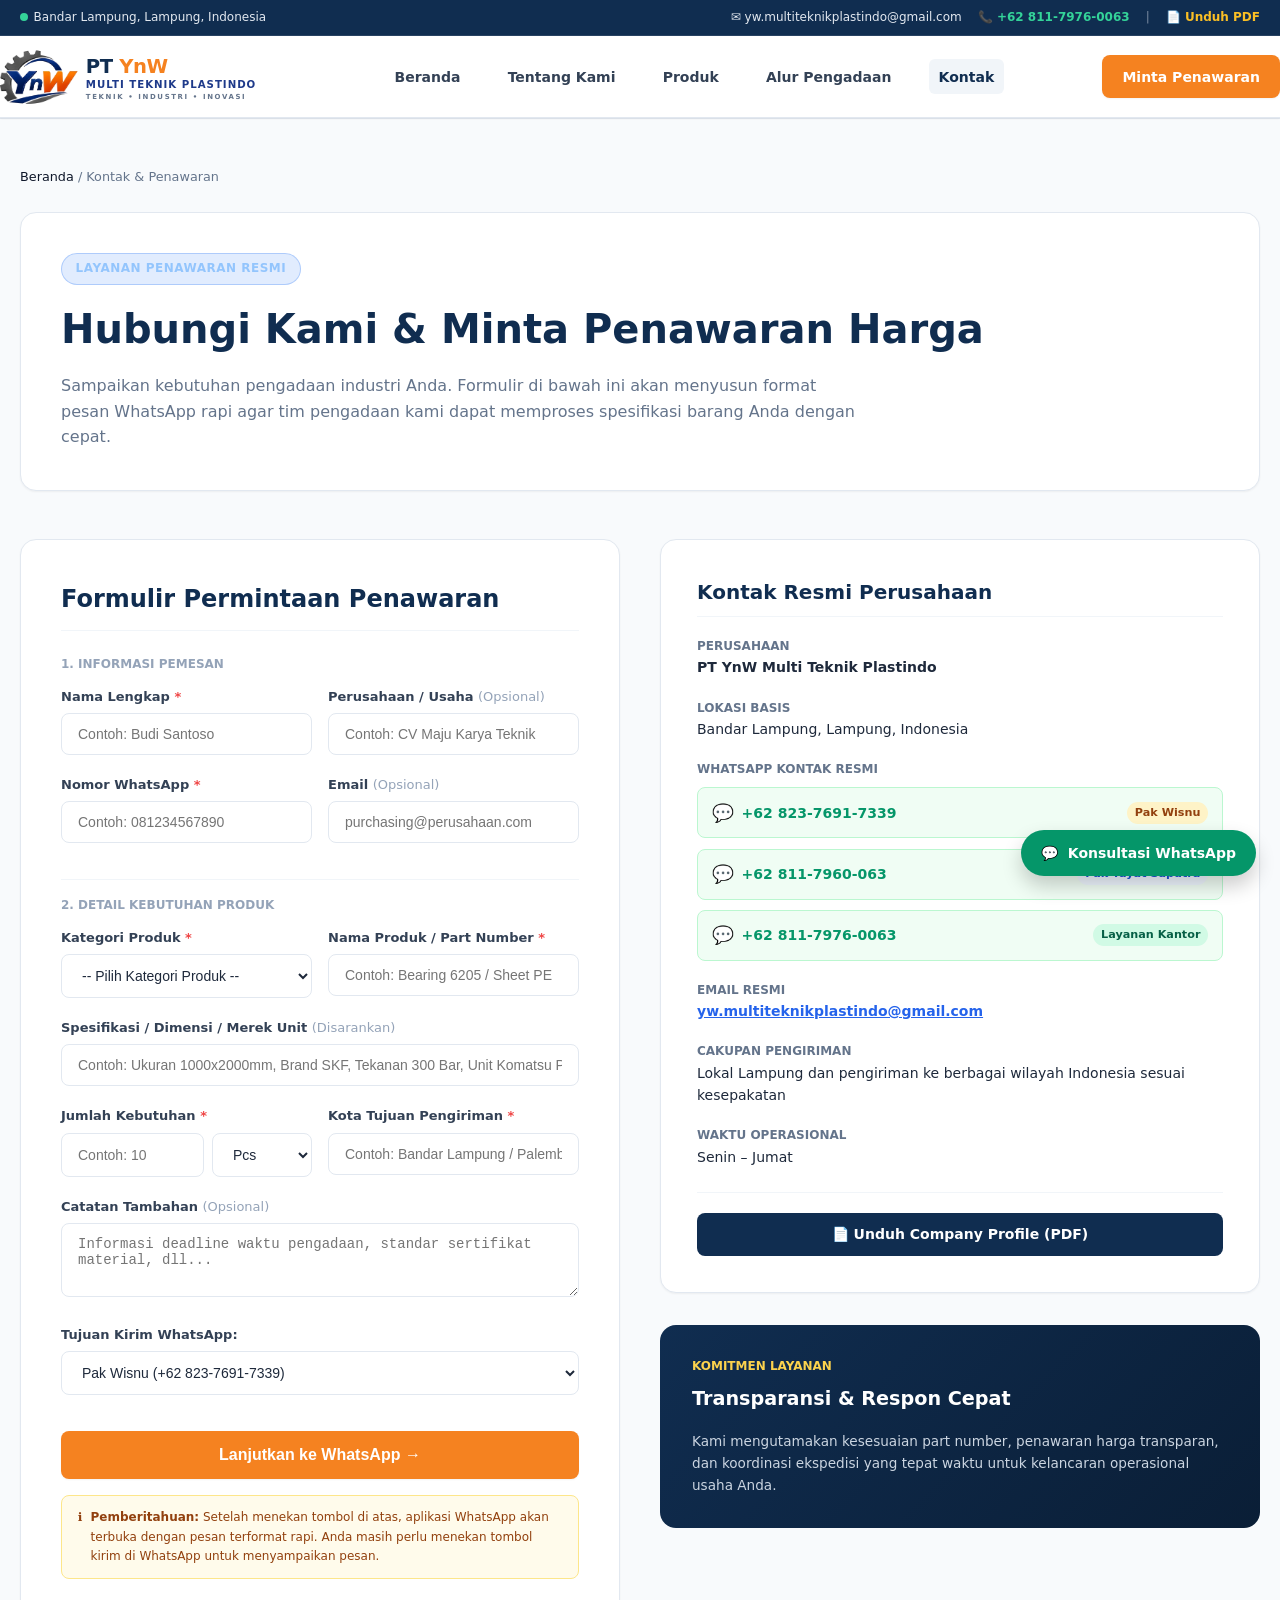
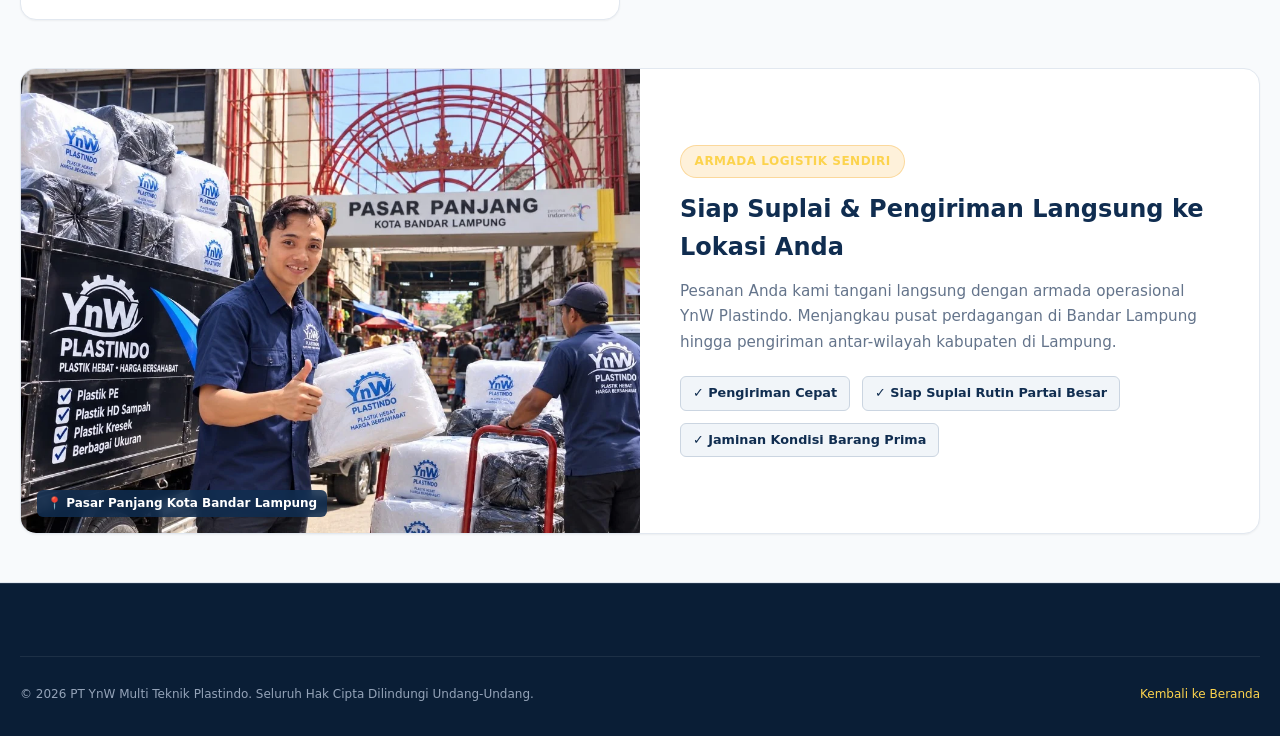
<file: kontak.html>
<!DOCTYPE html>
<html lang="id">
<head>
  <meta charset="UTF-8">
  <meta name="viewport" content="width=device-width, initial-scale=1.0">
  <title>Kontak & Permintaan Penawaran | PT YnW Multi Teknik Plastindo</title>
  <meta name="description" content="Formulir permintaan penawaran harga pengadaan plastik industri, spare part alat berat, hydraulic hose, bearing, dan V-belt PT YnW Multi Teknik Plastindo.">
  
  <link rel="icon" href="favicon.ico" sizes="any">
  <link rel="icon" href="assets/images/icon.svg" type="image/svg+xml">
  <link rel="stylesheet" href="assets/css/styles.css">
</head>
<body>

  <!-- Top Bar -->
  <div class="top-bar">
    <div class="container top-bar-content">
      <div class="top-bar-left">
        <span><span class="status-dot"></span>Bandar Lampung, Lampung, Indonesia</span>
      </div>
      <div class="top-bar-right">
        <a href="mailto:yw.multiteknikplastindo@gmail.com" class="top-link hide-sm">
          <span>✉ yw.multiteknikplastindo@gmail.com</span>
        </a>
        <a href="https://wa.me/6281179760063" target="_blank" rel="noopener noreferrer" class="top-link" style="color: #34D399; font-weight: 700;">
          <span>📞 +62 811-7976-0063</span>
        </a>
        <span style="opacity: 0.5;">|</span>
        <a href="company-profile.pdf" download class="top-link" style="color: #FBBF24; font-weight: 600;">
          <span>📄 Unduh PDF</span>
        </a>
      </div>
    </div>
  </div>

  <!-- Header -->
  <header class="header">
    <div class="container nav-content">
      <a href="./" class="nav-logo">
        <img src="assets/images/logo.svg" alt="PT YnW Multi Teknik Plastindo Logo">
      </a>
      <nav class="nav-menu">
        <a href="./" class="nav-link">Beranda</a>
        <a href="tentang-kami" class="nav-link">Tentang Kami</a>
        <a href="produk" class="nav-link">Produk</a>
        <a href="./#alur-pengadaan" class="nav-link">Alur Pengadaan</a>
        <a href="kontak" class="nav-link active">Kontak</a>
      </nav>
      <div style="display: flex; align-items: center; gap: 0.75rem;">
        <a href="kontak" class="btn-primary hide-sm">Minta Penawaran</a>
        <button id="hamburgerBtn" class="hamburger-btn">☰</button>
      </div>
    </div>
    <div id="mobileMenu" class="mobile-menu">
      <a href="./" class="mobile-nav-link">Beranda</a>
      <a href="tentang-kami" class="mobile-nav-link">Tentang Kami</a>
      <a href="produk" class="mobile-nav-link">Katalog Produk</a>
      <a href="./#alur-pengadaan" class="mobile-nav-link">Alur Pengadaan</a>
      <a href="kontak" class="mobile-nav-link">Kontak & Penawaran</a>
    </div>
  </header>

  <!-- Main Content -->
  <div class="section section-slate" style="padding: 3rem 0;">
    <div class="container">
      <div style="font-size: 0.8rem; color: #64748B; margin-bottom: 1.5rem;">
        <a href="./" style="color: #0F172A;">Beranda</a> / <span>Kontak & Penawaran</span>
      </div>

      <div style="background: #FFFFFF; border-radius: 16px; border: 1px solid var(--border-color); padding: 2.5rem; box-shadow: var(--shadow-sm); margin-bottom: 3rem;">
        <div class="badge badge-blue" style="margin-bottom: 0.75rem;">Layanan Penawaran Resmi</div>
        <h1 style="font-size: 2.5rem; font-weight: 900; color: var(--navy-main); margin-bottom: 0.75rem;">Hubungi Kami & Minta Penawaran Harga</h1>
        <p style="color: #64748B; font-size: 1rem; max-width: 800px; line-height: 1.6;">
          Sampaikan kebutuhan pengadaan industri Anda. Formulir di bawah ini akan menyusun format pesan WhatsApp rapi agar tim pengadaan kami dapat memproses spesifikasi barang Anda dengan cepat.
        </p>
      </div>

      <div class="grid-2" style="align-items: flex-start; gap: 2.5rem;">
        <!-- Left: Form -->
        <div class="form-card">
          <h2 style="font-size: 1.5rem; font-weight: 800; color: var(--navy-main); margin-bottom: 1.5rem; border-bottom: 1px solid #F1F5F9; padding-bottom: 0.75rem;">
            Formulir Permintaan Penawaran
          </h2>

          <form id="quoteForm">
            <div style="font-size: 0.75rem; font-weight: 800; text-transform: uppercase; color: #94A3B8; margin-bottom: 0.75rem;">
              1. Informasi Pemesan
            </div>

            <div class="form-row">
              <div class="form-group">
                <label class="form-label" for="quoteName">Nama Lengkap <span class="req">*</span></label>
                <input type="text" id="quoteName" class="form-control" placeholder="Contoh: Budi Santoso" required>
              </div>
              <div class="form-group">
                <label class="form-label" for="quoteCompany">Perusahaan / Usaha <span style="color:#94A3B8; font-weight: normal;">(Opsional)</span></label>
                <input type="text" id="quoteCompany" class="form-control" placeholder="Contoh: CV Maju Karya Teknik">
              </div>
            </div>

            <div class="form-row">
              <div class="form-group">
                <label class="form-label" for="quotePhone">Nomor WhatsApp <span class="req">*</span></label>
                <input type="tel" id="quotePhone" class="form-control" placeholder="Contoh: 081234567890" required>
              </div>
              <div class="form-group">
                <label class="form-label" for="quoteEmail">Email <span style="color:#94A3B8; font-weight: normal;">(Opsional)</span></label>
                <input type="email" id="quoteEmail" class="form-control" placeholder="purchasing@perusahaan.com">
              </div>
            </div>

            <div style="font-size: 0.75rem; font-weight: 800; text-transform: uppercase; color: #94A3B8; margin-top: 1rem; margin-bottom: 0.75rem; border-top: 1px solid #F1F5F9; padding-top: 1rem;">
              2. Detail Kebutuhan Produk
            </div>

            <div class="form-row">
              <div class="form-group">
                <label class="form-label" for="quoteCategory">Kategori Produk <span class="req">*</span></label>
                <select id="quoteCategory" class="form-control" required>
                  <option value="">-- Pilih Kategori Produk --</option>
                  <option value="Plastik Umum & Industri">Plastik Umum & Industri</option>
                  <option value="Spare Part Alat Berat">Spare Part Alat Berat</option>
                  <option value="Hydraulic Hose & Hose Industri">Hydraulic Hose & Hose Industri</option>
                  <option value="Bearing">Bearing</option>
                  <option value="V-Belt & Transmisi Mesin">V-Belt & Transmisi Mesin</option>
                  <option value="Lainnya / Multi-Kategori">Lainnya / Multi-Kategori</option>
                </select>
              </div>

              <div class="form-group">
                <label class="form-label" for="quoteProduct">Nama Produk / Part Number <span class="req">*</span></label>
                <input type="text" id="quoteProduct" class="form-control" placeholder="Contoh: Bearing 6205 / Sheet PE" required>
              </div>
            </div>

            <div class="form-group">
              <label class="form-label" for="quoteSpec">Spesifikasi / Dimensi / Merek Unit <span style="color:#94A3B8; font-weight: normal;">(Disarankan)</span></label>
              <input type="text" id="quoteSpec" class="form-control" placeholder="Contoh: Ukuran 1000x2000mm, Brand SKF, Tekanan 300 Bar, Unit Komatsu PC200">
            </div>

            <div class="form-row">
              <div class="form-group">
                <label class="form-label" for="quoteQty">Jumlah Kebutuhan <span class="req">*</span></label>
                <div style="display: flex; gap: 0.5rem;">
                  <input type="text" id="quoteQty" class="form-control" style="flex: 1;" placeholder="Contoh: 10" required>
                  <select id="quoteUnit" class="form-control" style="width: 100px;">
                    <option value="Pcs">Pcs</option>
                    <option value="Unit">Unit</option>
                    <option value="Meter">Meter</option>
                    <option value="Lembar">Lembar</option>
                    <option value="Batang">Batang</option>
                    <option value="Roll">Roll</option>
                    <option value="Set">Set</option>
                  </select>
                </div>
              </div>

              <div class="form-group">
                <label class="form-label" for="quoteCity">Kota Tujuan Pengiriman <span class="req">*</span></label>
                <input type="text" id="quoteCity" class="form-control" placeholder="Contoh: Bandar Lampung / Palembang / Jakarta" required>
              </div>
            </div>

            <div class="form-group">
              <label class="form-label" for="quoteNotes">Catatan Tambahan <span style="color:#94A3B8; font-weight: normal;">(Opsional)</span></label>
              <textarea id="quoteNotes" class="form-control" rows="3" placeholder="Informasi deadline waktu pengadaan, standar sertifikat material, dll..."></textarea>
            </div>

            <div class="form-group" style="margin-top: 1rem;">
              <label class="form-label" for="quoteTarget">Tujuan Kirim WhatsApp:</label>
              <select id="quoteTarget" class="form-control">
                <option value="wisnu" selected>Pak Wisnu (+62 823-7691-7339)</option>
                <option value="yayat">Pak Yayat Saputra (+62 811-7960-063)</option>
                <option value="admin">Layanan Kantor (+62 811-7976-0063)</option>
              </select>
            </div>

            <button type="submit" class="btn-primary" style="width: 100%; padding: 0.95rem; font-size: 1rem; margin-top: 1rem;">
              <span>Lanjutkan ke WhatsApp →</span>
            </button>

            <div style="margin-top: 1rem; background: #FFFBEB; border: 1px solid #FDE68A; padding: 0.75rem 1rem; border-radius: 8px; font-size: 0.75rem; color: #92400E; display: flex; gap: 0.5rem;">
              <span>ℹ</span>
              <p><strong>Pemberitahuan:</strong> Setelah menekan tombol di atas, aplikasi WhatsApp akan terbuka dengan pesan terformat rapi. Anda masih perlu menekan tombol kirim di WhatsApp untuk menyampaikan pesan.</p>
            </div>
          </form>
        </div>

        <!-- Right: Verified Contact Info -->
        <div style="display: flex; flex-direction: column; gap: 2rem;">
          <div style="background: #FFFFFF; border-radius: 16px; border: 1px solid var(--border-color); padding: 2.25rem; box-shadow: var(--shadow-sm);">
            <h3 style="font-size: 1.25rem; font-weight: 800; color: var(--navy-main); margin-bottom: 1.25rem; border-bottom: 1px solid #F1F5F9; padding-bottom: 0.5rem;">
              Kontak Resmi Perusahaan
            </h3>

            <div style="display: flex; flex-direction: column; gap: 1.25rem; font-size: 0.875rem;">
              <div>
                <strong style="color: #64748B; font-size: 0.75rem; text-transform: uppercase; display: block;">Perusahaan</strong>
                <span style="font-weight: 700; color: #1E293B;">PT YnW Multi Teknik Plastindo</span>
              </div>

              <div>
                <strong style="color: #64748B; font-size: 0.75rem; text-transform: uppercase; display: block;">Lokasi Basis</strong>
                <span style="color: #1E293B;">Bandar Lampung, Lampung, Indonesia</span>
              </div>

              <div>
                <strong style="color: #64748B; font-size: 0.75rem; text-transform: uppercase; display: block; margin-bottom: 0.5rem;">WhatsApp Kontak Resmi</strong>
                <div style="display: flex; flex-direction: column; gap: 0.65rem;">
                  <!-- Pak Wisnu -->
                  <a href="https://wa.me/6282376917339?text=Halo%20Pak%20Wisnu%2C%20saya%20ingin%20berkonsultasi%20mengenai%20kebutuhan%20produk%20industri." target="_blank" rel="noopener noreferrer" style="color: #059669; font-weight: 700; display: flex; align-items: center; justify-content: space-between; background: #F0FDF4; border: 1px solid #BBF7D0; padding: 0.65rem 0.85rem; border-radius: 8px; text-decoration: none;">
                    <span style="display: inline-flex; align-items: center; gap: 0.5rem;">
                      <span style="font-size: 1.1rem;">💬</span>
                      <span>+62 823-7691-7339</span>
                    </span>
                    <span style="background: #FEF3C7; color: #92400E; font-size: 0.7rem; font-weight: 800; padding: 2px 8px; border-radius: 9999px;">Pak Wisnu</span>
                  </a>

                  <!-- Pak Yayat Saputra -->
                  <a href="https://wa.me/628117960063?text=Halo%20Pak%20Yayat%20Saputra%2C%20saya%20ingin%20berkonsultasi%20mengenai%20kebutuhan%20produk%20industri." target="_blank" rel="noopener noreferrer" style="color: #059669; font-weight: 700; display: flex; align-items: center; justify-content: space-between; background: #F0FDF4; border: 1px solid #BBF7D0; padding: 0.65rem 0.85rem; border-radius: 8px; text-decoration: none;">
                    <span style="display: inline-flex; align-items: center; gap: 0.5rem;">
                      <span style="font-size: 1.1rem;">💬</span>
                      <span>+62 811-7960-063</span>
                    </span>
                    <span style="background: #EFF6FF; color: #1D4ED8; font-size: 0.7rem; font-weight: 800; padding: 2px 8px; border-radius: 9999px;">Pak Yayat Saputra</span>
                  </a>

                  <!-- Layanan Kantor -->
                  <a href="https://wa.me/6281179760063?text=Halo%20PT%20YnW%20Multi%20Teknik%20Plastindo%2C%20saya%20ingin%20berkonsultasi%20mengenai%20kebutuhan%20produk." target="_blank" rel="noopener noreferrer" style="color: #059669; font-weight: 700; display: flex; align-items: center; justify-content: space-between; background: #F0FDF4; border: 1px solid #BBF7D0; padding: 0.65rem 0.85rem; border-radius: 8px; text-decoration: none;">
                    <span style="display: inline-flex; align-items: center; gap: 0.5rem;">
                      <span style="font-size: 1.1rem;">💬</span>
                      <span>+62 811-7976-0063</span>
                    </span>
                    <span style="background: #D1FAE5; color: #065F46; font-size: 0.7rem; font-weight: 800; padding: 2px 8px; border-radius: 9999px;">Layanan Kantor</span>
                  </a>
                </div>
              </div>

              <div>
                <strong style="color: #64748B; font-size: 0.75rem; text-transform: uppercase; display: block;">Email Resmi</strong>
                <a href="mailto:yw.multiteknikplastindo@gmail.com" style="color: #2563EB; font-weight: 600; text-decoration: underline;">
                  yw.multiteknikplastindo@gmail.com
                </a>
              </div>

              <div>
                <strong style="color: #64748B; font-size: 0.75rem; text-transform: uppercase; display: block;">Cakupan Pengiriman</strong>
                <span style="color: #1E293B;">Lokal Lampung dan pengiriman ke berbagai wilayah Indonesia sesuai kesepakatan</span>
              </div>

              <div>
                <strong style="color: #64748B; font-size: 0.75rem; text-transform: uppercase; display: block;">Waktu Operasional</strong>
                <span style="color: #1E293B;">Senin – Jumat</span>
              </div>
            </div>

            <div style="margin-top: 1.5rem; padding-top: 1.25rem; border-top: 1px solid #F1F5F9;">
              <a href="company-profile.pdf" download class="btn-navy" style="width: 100%; text-align: center;">
                📄 Unduh Company Profile (PDF)
              </a>
            </div>
          </div>

          <div style="background: linear-gradient(135deg, var(--navy-main) 0%, var(--navy-dark) 100%); color: #FFF; border-radius: 16px; padding: 2rem;">
            <p style="color: #FCD34D; font-size: 0.75rem; font-weight: 800; text-transform: uppercase;">Komitmen Layanan</p>
            <h4 style="font-size: 1.2rem; font-weight: 800; margin: 0.5rem 0 1rem 0;">Transparansi & Respon Cepat</h4>
            <p style="font-size: 0.85rem; color: #CBD5E1; line-height: 1.6;">
              Kami mengutamakan kesesuaian part number, penawaran harga transparan, dan koordinasi ekspedisi yang tepat waktu untuk kelancaran operasional usaha Anda.
            </p>
          </div>
        </div>
      </div>

      <!-- Banner Jangkauan Pengiriman & Armada Nyata -->
      <div style="background: #FFFFFF; border-radius: 16px; border: 1px solid var(--border-color); overflow: hidden; box-shadow: var(--shadow-sm); margin-top: 3rem;">
        <div class="grid-2" style="align-items: center; gap: 0;">
          <div style="position: relative; height: 100%; min-height: 280px;">
            <img src="assets/images/pengiriman-pasar-panjang.webp" alt="Armada Pengiriman PT YnW Multi Teknik Plastindo" style="width: 100%; height: 100%; object-fit: cover;" loading="lazy">
            <span style="position: absolute; bottom: 1rem; left: 1rem; background: rgba(16, 45, 80, 0.85); color: #FFF; font-size: 0.75rem; font-weight: 700; padding: 4px 10px; border-radius: 6px; backdrop-filter: blur(4px);">
              📍 Pasar Panjang Kota Bandar Lampung
            </span>
          </div>
          <div style="padding: 2.5rem;">
            <div class="badge badge-amber" style="margin-bottom: 0.75rem;">Armada Logistik Sendiri</div>
            <h3 style="font-size: 1.5rem; font-weight: 800; color: var(--navy-main); margin-bottom: 0.75rem;">Siap Suplai & Pengiriman Langsung ke Lokasi Anda</h3>
            <p style="color: #64748B; font-size: 0.95rem; line-height: 1.7; margin-bottom: 1.25rem;">
              Pesanan Anda kami tangani langsung dengan armada operasional YnW Plastindo. Menjangkau pusat perdagangan di Bandar Lampung hingga pengiriman antar-wilayah kabupaten di Lampung.
            </p>
            <div style="display: flex; gap: 0.75rem; flex-wrap: wrap;">
              <span style="background: #F1F5F9; border: 1px solid #CBD5E1; padding: 6px 12px; border-radius: 6px; font-size: 0.8rem; font-weight: 700; color: var(--navy-main);">✓ Pengiriman Cepat</span>
              <span style="background: #F1F5F9; border: 1px solid #CBD5E1; padding: 6px 12px; border-radius: 6px; font-size: 0.8rem; font-weight: 700; color: var(--navy-main);">✓ Siap Suplai Rutin Partai Besar</span>
              <span style="background: #F1F5F9; border: 1px solid #CBD5E1; padding: 6px 12px; border-radius: 6px; font-size: 0.8rem; font-weight: 700; color: var(--navy-main);">✓ Jaminan Kondisi Barang Prima</span>
            </div>
          </div>
        </div>
      </div>
    </div>
  </div>

  <!-- Footer -->
  <footer class="footer">
    <div class="container">
      <div class="footer-bottom">
        <p>&copy; 2026 PT YnW Multi Teknik Plastindo. Seluruh Hak Cipta Dilindungi Undang-Undang.</p>
        <p><a href="./" style="color: #FCD34D;">Kembali ke Beranda</a></p>
      </div>
    </div>
  </footer>

  <a href="https://wa.me/6281179760063" target="_blank" rel="noopener noreferrer" class="whatsapp-float">
    <span>💬</span>
    <span>Konsultasi WhatsApp</span>
  </a>

  <script src="assets/js/main.js"></script>
</body>
</html>
</file>
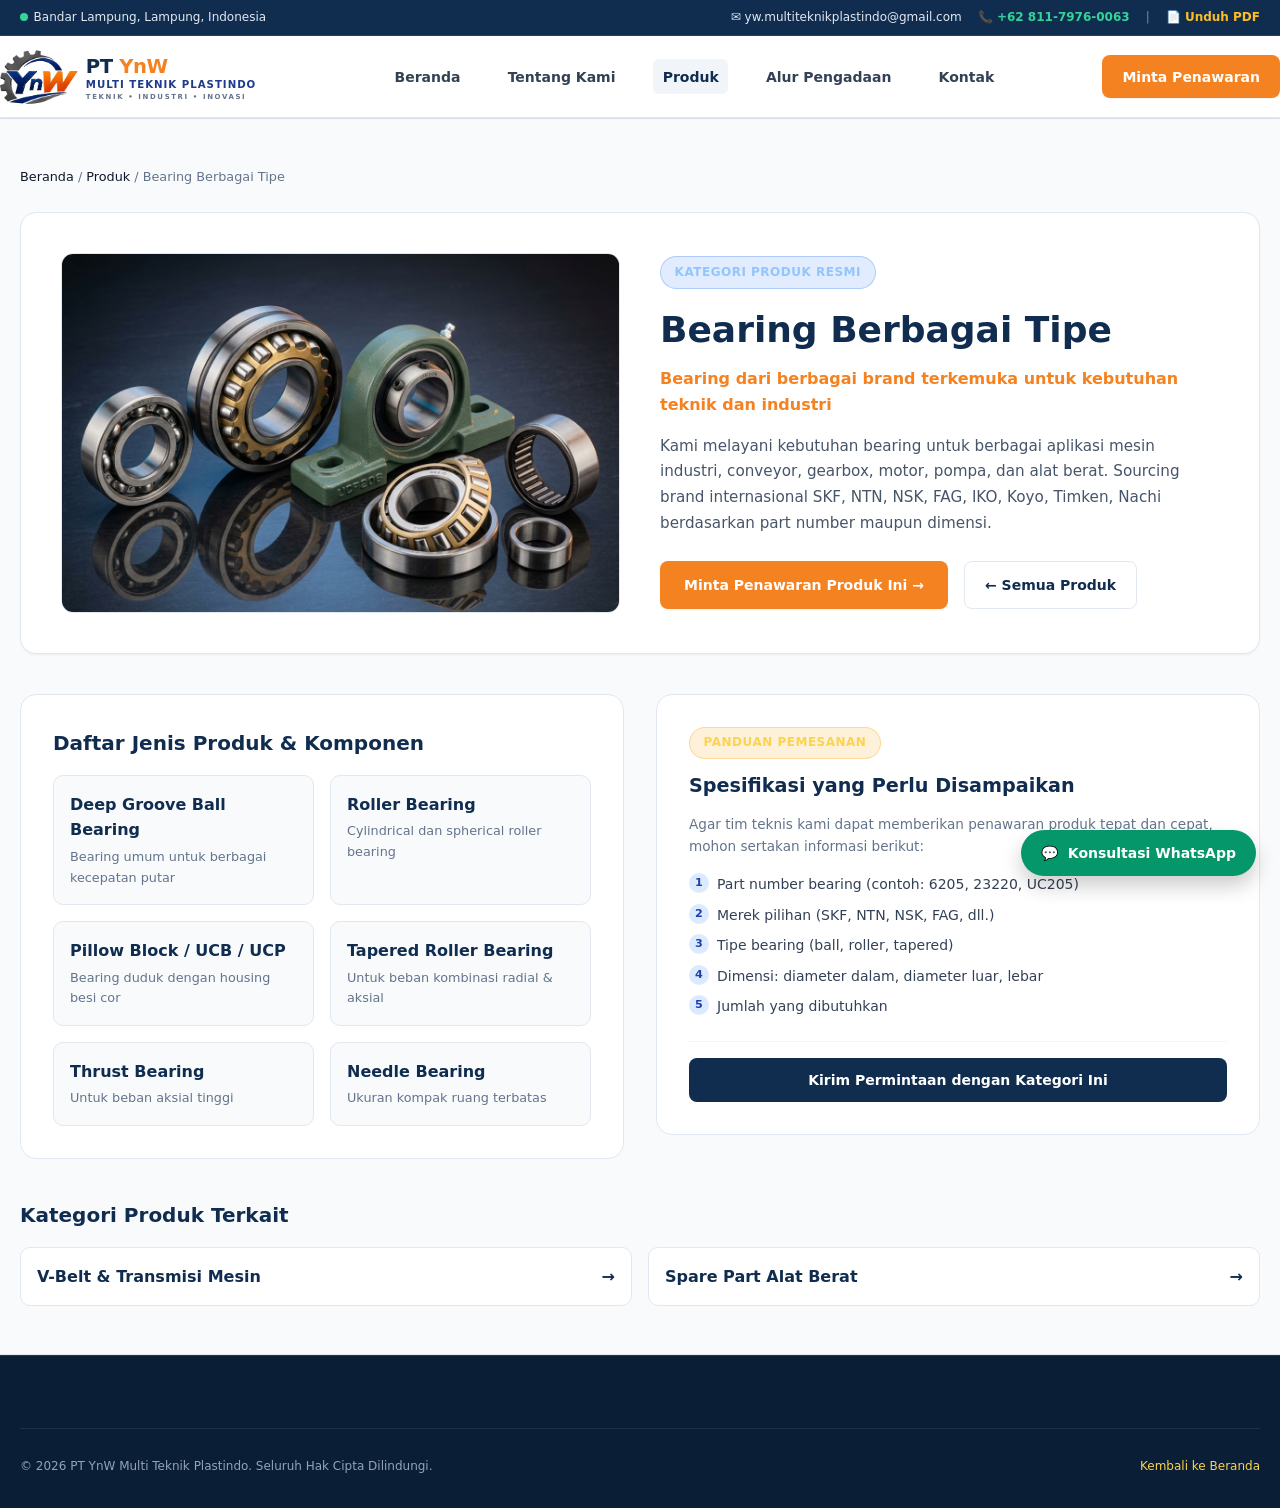
<file: produk-bearing.html>
<!DOCTYPE html>
<html lang="id">
<head>
  <meta charset="UTF-8">
  <meta name="viewport" content="width=device-width, initial-scale=1.0">
  <title>Bearing Berbagai Tipe | PT YnW Multi Teknik Plastindo</title>
  <meta name="description" content="Kami melayani kebutuhan bearing untuk berbagai aplikasi mesin industri, conveyor, gearbox, motor, pompa, dan alat berat. Sourcing brand internasional SKF, NTN, ">
  <link rel="icon" href="favicon.ico" sizes="any">
  <link rel="icon" href="assets/images/icon.svg" type="image/svg+xml">
  <link rel="stylesheet" href="assets/css/styles.css">
</head>
<body>
  <div class="top-bar">
    <div class="container top-bar-content">
      <div class="top-bar-left">
        <span><span class="status-dot"></span>Bandar Lampung, Lampung, Indonesia</span>
      </div>
      <div class="top-bar-right">
        <a href="mailto:yw.multiteknikplastindo@gmail.com" class="top-link hide-sm">✉ yw.multiteknikplastindo@gmail.com</a>
        <a href="https://wa.me/6281179760063" target="_blank" rel="noopener noreferrer" class="top-link" style="color: #34D399; font-weight:700;">📞 +62 811-7976-0063</a>
        <span style="opacity:0.5;">|</span>
        <a href="company-profile.pdf" download class="top-link" style="color:#FBBF24; font-weight:600;">📄 Unduh PDF</a>
      </div>
    </div>
  </div>

  <header class="header">
    <div class="container nav-content">
      <a href="./" class="nav-logo"><img src="assets/images/logo.svg" alt="PT YnW Multi Teknik Plastindo Logo"></a>
      <nav class="nav-menu">
        <a href="./" class="nav-link">Beranda</a>
        <a href="tentang-kami" class="nav-link">Tentang Kami</a>
        <a href="produk" class="nav-link active">Produk</a>
        <a href="./#alur-pengadaan" class="nav-link">Alur Pengadaan</a>
        <a href="kontak" class="nav-link">Kontak</a>
      </nav>
      <div style="display:flex; align-items:center; gap:0.75rem;">
        <a href="kontak?kategori=bearing" class="btn-primary hide-sm">Minta Penawaran</a>
        <button id="hamburgerBtn" class="hamburger-btn">☰</button>
      </div>
    </div>
    <div id="mobileMenu" class="mobile-menu">
      <a href="./" class="mobile-nav-link">Beranda</a>
      <a href="tentang-kami" class="mobile-nav-link">Tentang Kami</a>
      <a href="produk" class="mobile-nav-link">Katalog Produk</a>
      <a href="kontak" class="mobile-nav-link">Kontak & Penawaran</a>
    </div>
  </header>

  <div class="section section-slate" style="padding: 3rem 0;">
    <div class="container">
      <div style="font-size: 0.8rem; color: #64748B; margin-bottom: 1.5rem;">
        <a href="./" style="color: #0F172A;">Beranda</a> / <a href="produk" style="color: #0F172A;">Produk</a> / <span>Bearing Berbagai Tipe</span>
      </div>

      <!-- Header Box -->
      <div style="background:#FFF; border-radius:16px; border:1px solid var(--border-color); padding:2.5rem; box-shadow:var(--shadow-sm); margin-bottom:2.5rem;">
        <div class="grid-2" style="align-items:center; gap:2.5rem;">
          <div style="border-radius:12px; overflow:hidden; border:1px solid #E2E8F0; background:#F1F5F9; max-height:360px;">
            <img src="assets/images/bearing.png" alt="Bearing Berbagai Tipe" style="width:100%; height:100%; object-fit:cover;">
          </div>
          <div>
            <div class="badge badge-blue" style="margin-bottom:0.75rem;">Kategori Produk Resmi</div>
            <h1 style="font-size:2.25rem; font-weight:900; color:var(--navy-main); margin-bottom:0.5rem;">Bearing Berbagai Tipe</h1>
            <p style="font-size:1rem; color:var(--orange-main); font-weight:700; margin-bottom:1rem;">Bearing dari berbagai brand terkemuka untuk kebutuhan teknik dan industri</p>
            <p style="color:#475569; font-size:0.95rem; line-height:1.7; margin-bottom:1.5rem;">Kami melayani kebutuhan bearing untuk berbagai aplikasi mesin industri, conveyor, gearbox, motor, pompa, dan alat berat. Sourcing brand internasional SKF, NTN, NSK, FAG, IKO, Koyo, Timken, Nachi berdasarkan part number maupun dimensi.</p>
            <div style="display:flex; gap:1rem; flex-wrap:wrap;">
              <a href="kontak?kategori=bearing" class="btn-primary" style="padding:0.75rem 1.5rem;">Minta Penawaran Produk Ini →</a>
              <a href="produk" class="btn-outline-dark" style="padding:0.75rem 1.25rem;">← Semua Produk</a>
            </div>
          </div>
        </div>
      </div>

      <!-- Detail & Specs Grid -->
      <div class="grid-2" style="align-items:start; gap:2rem; margin-bottom:2.5rem;">
        <!-- Left: Jenis Produk -->
        <div style="background:#FFF; border-radius:16px; border:1px solid var(--border-color); padding:2rem;">
          <h3 style="font-size:1.25rem; font-weight:800; color:var(--navy-main); margin-bottom:1rem;">Daftar Jenis Produk & Komponen</h3>
          <div class="grid-2" style="gap:1rem;">
            <div style="background:#F8FAFC; padding:1rem; border-radius:10px; border:1px solid #E2E8F0;"><strong style="color:var(--navy-main);">Deep Groove Ball Bearing</strong><p style="font-size:0.8rem; color:#64748B; margin-top:4px;">Bearing umum untuk berbagai kecepatan putar</p></div><div style="background:#F8FAFC; padding:1rem; border-radius:10px; border:1px solid #E2E8F0;"><strong style="color:var(--navy-main);">Roller Bearing</strong><p style="font-size:0.8rem; color:#64748B; margin-top:4px;">Cylindrical dan spherical roller bearing</p></div><div style="background:#F8FAFC; padding:1rem; border-radius:10px; border:1px solid #E2E8F0;"><strong style="color:var(--navy-main);">Pillow Block / UCB / UCP</strong><p style="font-size:0.8rem; color:#64748B; margin-top:4px;">Bearing duduk dengan housing besi cor</p></div><div style="background:#F8FAFC; padding:1rem; border-radius:10px; border:1px solid #E2E8F0;"><strong style="color:var(--navy-main);">Tapered Roller Bearing</strong><p style="font-size:0.8rem; color:#64748B; margin-top:4px;">Untuk beban kombinasi radial & aksial</p></div><div style="background:#F8FAFC; padding:1rem; border-radius:10px; border:1px solid #E2E8F0;"><strong style="color:var(--navy-main);">Thrust Bearing</strong><p style="font-size:0.8rem; color:#64748B; margin-top:4px;">Untuk beban aksial tinggi</p></div><div style="background:#F8FAFC; padding:1rem; border-radius:10px; border:1px solid #E2E8F0;"><strong style="color:var(--navy-main);">Needle Bearing</strong><p style="font-size:0.8rem; color:#64748B; margin-top:4px;">Ukuran kompak ruang terbatas</p></div>
          </div>
          
        </div>

        <!-- Right: Specs Checklist -->
        <div style="background:#FFF; border-radius:16px; border:1px solid var(--border-color); padding:2rem;">
          <div class="badge badge-amber" style="margin-bottom:0.75rem;">Panduan Pemesanan</div>
          <h3 style="font-size:1.2rem; font-weight:800; color:var(--navy-main); margin-bottom:0.75rem;">Spesifikasi yang Perlu Disampaikan</h3>
          <p style="font-size:0.85rem; color:#64748B; margin-bottom:1rem; line-height:1.6;">Agar tim teknis kami dapat memberikan penawaran produk tepat dan cepat, mohon sertakan informasi berikut:</p>
          <ul style="list-style:none; font-size:0.875rem; color:#334155;">
            <li style="margin-bottom:0.5rem; display:flex; gap:0.5rem; align-items:flex-start;"><span style="background:#DBEAFE; color:#1E40AF; font-size:0.7rem; font-weight:800; border-radius:50%; width:20px; height:20px; display:inline-flex; align-items:center; justify-content:center; flex-shrink:0;">1</span><span>Part number bearing (contoh: 6205, 23220, UC205)</span></li><li style="margin-bottom:0.5rem; display:flex; gap:0.5rem; align-items:flex-start;"><span style="background:#DBEAFE; color:#1E40AF; font-size:0.7rem; font-weight:800; border-radius:50%; width:20px; height:20px; display:inline-flex; align-items:center; justify-content:center; flex-shrink:0;">2</span><span>Merek pilihan (SKF, NTN, NSK, FAG, dll.)</span></li><li style="margin-bottom:0.5rem; display:flex; gap:0.5rem; align-items:flex-start;"><span style="background:#DBEAFE; color:#1E40AF; font-size:0.7rem; font-weight:800; border-radius:50%; width:20px; height:20px; display:inline-flex; align-items:center; justify-content:center; flex-shrink:0;">3</span><span>Tipe bearing (ball, roller, tapered)</span></li><li style="margin-bottom:0.5rem; display:flex; gap:0.5rem; align-items:flex-start;"><span style="background:#DBEAFE; color:#1E40AF; font-size:0.7rem; font-weight:800; border-radius:50%; width:20px; height:20px; display:inline-flex; align-items:center; justify-content:center; flex-shrink:0;">4</span><span>Dimensi: diameter dalam, diameter luar, lebar</span></li><li style="margin-bottom:0.5rem; display:flex; gap:0.5rem; align-items:flex-start;"><span style="background:#DBEAFE; color:#1E40AF; font-size:0.7rem; font-weight:800; border-radius:50%; width:20px; height:20px; display:inline-flex; align-items:center; justify-content:center; flex-shrink:0;">5</span><span>Jumlah yang dibutuhkan</span></li>
          </ul>
          <div style="margin-top:1.5rem; padding-top:1rem; border-top:1px solid #F1F5F9;">
            <a href="kontak?kategori=bearing" class="btn-navy" style="width:100%; text-align:center;">Kirim Permintaan dengan Kategori Ini</a>
          </div>
        </div>
      </div>

      <!-- Related Categories -->
      <div>
        <h3 style="font-size:1.25rem; font-weight:800; color:var(--navy-main); margin-bottom:1rem;">Kategori Produk Terkait</h3>
        <div class="grid-2" style="gap:1rem;">
          <a href="produk-v-belt" style="background:#FFF; border:1px solid #E2E8F0; padding:1rem; border-radius:10px; font-weight:700; color:var(--navy-main); display:flex; justify-content:space-between; align-items:center;"><span>V-Belt & Transmisi Mesin</span><span>→</span></a><a href="produk-spare-part" style="background:#FFF; border:1px solid #E2E8F0; padding:1rem; border-radius:10px; font-weight:700; color:var(--navy-main); display:flex; justify-content:space-between; align-items:center;"><span>Spare Part Alat Berat</span><span>→</span></a>
        </div>
      </div>

    </div>
  </div>

  <footer class="footer">
    <div class="container">
      <div class="footer-bottom">
        <p>&copy; 2026 PT YnW Multi Teknik Plastindo. Seluruh Hak Cipta Dilindungi.</p>
        <p><a href="./" style="color: #FCD34D;">Kembali ke Beranda</a></p>
      </div>
    </div>
  </footer>

  <a href="https://wa.me/6281179760063" target="_blank" rel="noopener noreferrer" class="whatsapp-float">
    <span>💬</span>
    <span>Konsultasi WhatsApp</span>
  </a>

  <script src="assets/js/main.js"></script>
</body>
</html>
</file>
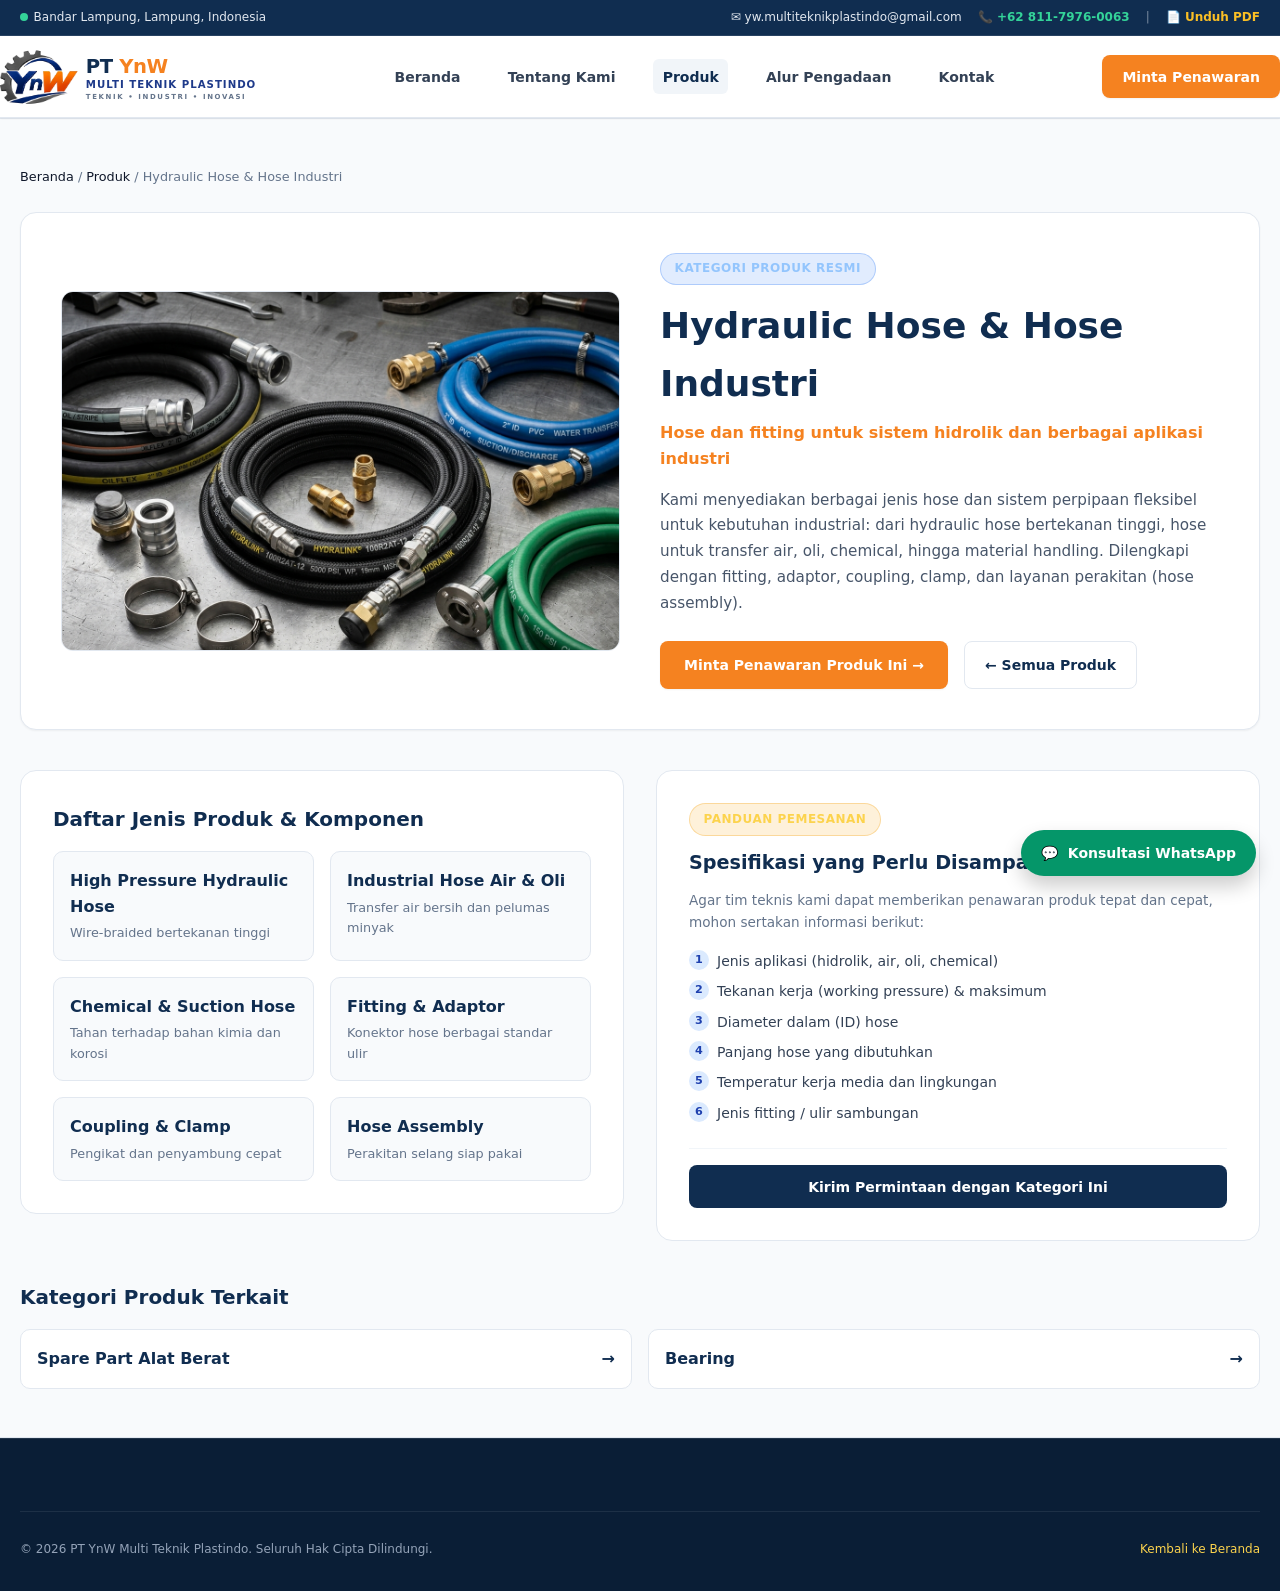
<file: produk-hydraulic-hose.html>
<!DOCTYPE html>
<html lang="id">
<head>
  <meta charset="UTF-8">
  <meta name="viewport" content="width=device-width, initial-scale=1.0">
  <title>Hydraulic Hose & Hose Industri | PT YnW Multi Teknik Plastindo</title>
  <meta name="description" content="Kami menyediakan berbagai jenis hose dan sistem perpipaan fleksibel untuk kebutuhan industrial: dari hydraulic hose bertekanan tinggi, hose untuk transfer air, ">
  <link rel="icon" href="favicon.ico" sizes="any">
  <link rel="icon" href="assets/images/icon.svg" type="image/svg+xml">
  <link rel="stylesheet" href="assets/css/styles.css">
</head>
<body>
  <div class="top-bar">
    <div class="container top-bar-content">
      <div class="top-bar-left">
        <span><span class="status-dot"></span>Bandar Lampung, Lampung, Indonesia</span>
      </div>
      <div class="top-bar-right">
        <a href="mailto:yw.multiteknikplastindo@gmail.com" class="top-link hide-sm">✉ yw.multiteknikplastindo@gmail.com</a>
        <a href="https://wa.me/6281179760063" target="_blank" rel="noopener noreferrer" class="top-link" style="color: #34D399; font-weight:700;">📞 +62 811-7976-0063</a>
        <span style="opacity:0.5;">|</span>
        <a href="company-profile.pdf" download class="top-link" style="color:#FBBF24; font-weight:600;">📄 Unduh PDF</a>
      </div>
    </div>
  </div>

  <header class="header">
    <div class="container nav-content">
      <a href="./" class="nav-logo"><img src="assets/images/logo.svg" alt="PT YnW Multi Teknik Plastindo Logo"></a>
      <nav class="nav-menu">
        <a href="./" class="nav-link">Beranda</a>
        <a href="tentang-kami" class="nav-link">Tentang Kami</a>
        <a href="produk" class="nav-link active">Produk</a>
        <a href="./#alur-pengadaan" class="nav-link">Alur Pengadaan</a>
        <a href="kontak" class="nav-link">Kontak</a>
      </nav>
      <div style="display:flex; align-items:center; gap:0.75rem;">
        <a href="kontak?kategori=hydraulic-hose" class="btn-primary hide-sm">Minta Penawaran</a>
        <button id="hamburgerBtn" class="hamburger-btn">☰</button>
      </div>
    </div>
    <div id="mobileMenu" class="mobile-menu">
      <a href="./" class="mobile-nav-link">Beranda</a>
      <a href="tentang-kami" class="mobile-nav-link">Tentang Kami</a>
      <a href="produk" class="mobile-nav-link">Katalog Produk</a>
      <a href="kontak" class="mobile-nav-link">Kontak & Penawaran</a>
    </div>
  </header>

  <div class="section section-slate" style="padding: 3rem 0;">
    <div class="container">
      <div style="font-size: 0.8rem; color: #64748B; margin-bottom: 1.5rem;">
        <a href="./" style="color: #0F172A;">Beranda</a> / <a href="produk" style="color: #0F172A;">Produk</a> / <span>Hydraulic Hose & Hose Industri</span>
      </div>

      <!-- Header Box -->
      <div style="background:#FFF; border-radius:16px; border:1px solid var(--border-color); padding:2.5rem; box-shadow:var(--shadow-sm); margin-bottom:2.5rem;">
        <div class="grid-2" style="align-items:center; gap:2.5rem;">
          <div style="border-radius:12px; overflow:hidden; border:1px solid #E2E8F0; background:#F1F5F9; max-height:360px;">
            <img src="assets/images/hydraulic-hose.png" alt="Hydraulic Hose & Hose Industri" style="width:100%; height:100%; object-fit:cover;">
          </div>
          <div>
            <div class="badge badge-blue" style="margin-bottom:0.75rem;">Kategori Produk Resmi</div>
            <h1 style="font-size:2.25rem; font-weight:900; color:var(--navy-main); margin-bottom:0.5rem;">Hydraulic Hose & Hose Industri</h1>
            <p style="font-size:1rem; color:var(--orange-main); font-weight:700; margin-bottom:1rem;">Hose dan fitting untuk sistem hidrolik dan berbagai aplikasi industri</p>
            <p style="color:#475569; font-size:0.95rem; line-height:1.7; margin-bottom:1.5rem;">Kami menyediakan berbagai jenis hose dan sistem perpipaan fleksibel untuk kebutuhan industrial: dari hydraulic hose bertekanan tinggi, hose untuk transfer air, oli, chemical, hingga material handling. Dilengkapi dengan fitting, adaptor, coupling, clamp, dan layanan perakitan (hose assembly).</p>
            <div style="display:flex; gap:1rem; flex-wrap:wrap;">
              <a href="kontak?kategori=hydraulic-hose" class="btn-primary" style="padding:0.75rem 1.5rem;">Minta Penawaran Produk Ini →</a>
              <a href="produk" class="btn-outline-dark" style="padding:0.75rem 1.25rem;">← Semua Produk</a>
            </div>
          </div>
        </div>
      </div>

      <!-- Detail & Specs Grid -->
      <div class="grid-2" style="align-items:start; gap:2rem; margin-bottom:2.5rem;">
        <!-- Left: Jenis Produk -->
        <div style="background:#FFF; border-radius:16px; border:1px solid var(--border-color); padding:2rem;">
          <h3 style="font-size:1.25rem; font-weight:800; color:var(--navy-main); margin-bottom:1rem;">Daftar Jenis Produk & Komponen</h3>
          <div class="grid-2" style="gap:1rem;">
            <div style="background:#F8FAFC; padding:1rem; border-radius:10px; border:1px solid #E2E8F0;"><strong style="color:var(--navy-main);">High Pressure Hydraulic Hose</strong><p style="font-size:0.8rem; color:#64748B; margin-top:4px;">Wire-braided bertekanan tinggi</p></div><div style="background:#F8FAFC; padding:1rem; border-radius:10px; border:1px solid #E2E8F0;"><strong style="color:var(--navy-main);">Industrial Hose Air & Oli</strong><p style="font-size:0.8rem; color:#64748B; margin-top:4px;">Transfer air bersih dan pelumas minyak</p></div><div style="background:#F8FAFC; padding:1rem; border-radius:10px; border:1px solid #E2E8F0;"><strong style="color:var(--navy-main);">Chemical & Suction Hose</strong><p style="font-size:0.8rem; color:#64748B; margin-top:4px;">Tahan terhadap bahan kimia dan korosi</p></div><div style="background:#F8FAFC; padding:1rem; border-radius:10px; border:1px solid #E2E8F0;"><strong style="color:var(--navy-main);">Fitting & Adaptor</strong><p style="font-size:0.8rem; color:#64748B; margin-top:4px;">Konektor hose berbagai standar ulir</p></div><div style="background:#F8FAFC; padding:1rem; border-radius:10px; border:1px solid #E2E8F0;"><strong style="color:var(--navy-main);">Coupling & Clamp</strong><p style="font-size:0.8rem; color:#64748B; margin-top:4px;">Pengikat dan penyambung cepat</p></div><div style="background:#F8FAFC; padding:1rem; border-radius:10px; border:1px solid #E2E8F0;"><strong style="color:var(--navy-main);">Hose Assembly</strong><p style="font-size:0.8rem; color:#64748B; margin-top:4px;">Perakitan selang siap pakai</p></div>
          </div>
          
        </div>

        <!-- Right: Specs Checklist -->
        <div style="background:#FFF; border-radius:16px; border:1px solid var(--border-color); padding:2rem;">
          <div class="badge badge-amber" style="margin-bottom:0.75rem;">Panduan Pemesanan</div>
          <h3 style="font-size:1.2rem; font-weight:800; color:var(--navy-main); margin-bottom:0.75rem;">Spesifikasi yang Perlu Disampaikan</h3>
          <p style="font-size:0.85rem; color:#64748B; margin-bottom:1rem; line-height:1.6;">Agar tim teknis kami dapat memberikan penawaran produk tepat dan cepat, mohon sertakan informasi berikut:</p>
          <ul style="list-style:none; font-size:0.875rem; color:#334155;">
            <li style="margin-bottom:0.5rem; display:flex; gap:0.5rem; align-items:flex-start;"><span style="background:#DBEAFE; color:#1E40AF; font-size:0.7rem; font-weight:800; border-radius:50%; width:20px; height:20px; display:inline-flex; align-items:center; justify-content:center; flex-shrink:0;">1</span><span>Jenis aplikasi (hidrolik, air, oli, chemical)</span></li><li style="margin-bottom:0.5rem; display:flex; gap:0.5rem; align-items:flex-start;"><span style="background:#DBEAFE; color:#1E40AF; font-size:0.7rem; font-weight:800; border-radius:50%; width:20px; height:20px; display:inline-flex; align-items:center; justify-content:center; flex-shrink:0;">2</span><span>Tekanan kerja (working pressure) & maksimum</span></li><li style="margin-bottom:0.5rem; display:flex; gap:0.5rem; align-items:flex-start;"><span style="background:#DBEAFE; color:#1E40AF; font-size:0.7rem; font-weight:800; border-radius:50%; width:20px; height:20px; display:inline-flex; align-items:center; justify-content:center; flex-shrink:0;">3</span><span>Diameter dalam (ID) hose</span></li><li style="margin-bottom:0.5rem; display:flex; gap:0.5rem; align-items:flex-start;"><span style="background:#DBEAFE; color:#1E40AF; font-size:0.7rem; font-weight:800; border-radius:50%; width:20px; height:20px; display:inline-flex; align-items:center; justify-content:center; flex-shrink:0;">4</span><span>Panjang hose yang dibutuhkan</span></li><li style="margin-bottom:0.5rem; display:flex; gap:0.5rem; align-items:flex-start;"><span style="background:#DBEAFE; color:#1E40AF; font-size:0.7rem; font-weight:800; border-radius:50%; width:20px; height:20px; display:inline-flex; align-items:center; justify-content:center; flex-shrink:0;">5</span><span>Temperatur kerja media dan lingkungan</span></li><li style="margin-bottom:0.5rem; display:flex; gap:0.5rem; align-items:flex-start;"><span style="background:#DBEAFE; color:#1E40AF; font-size:0.7rem; font-weight:800; border-radius:50%; width:20px; height:20px; display:inline-flex; align-items:center; justify-content:center; flex-shrink:0;">6</span><span>Jenis fitting / ulir sambungan</span></li>
          </ul>
          <div style="margin-top:1.5rem; padding-top:1rem; border-top:1px solid #F1F5F9;">
            <a href="kontak?kategori=hydraulic-hose" class="btn-navy" style="width:100%; text-align:center;">Kirim Permintaan dengan Kategori Ini</a>
          </div>
        </div>
      </div>

      <!-- Related Categories -->
      <div>
        <h3 style="font-size:1.25rem; font-weight:800; color:var(--navy-main); margin-bottom:1rem;">Kategori Produk Terkait</h3>
        <div class="grid-2" style="gap:1rem;">
          <a href="produk-spare-part" style="background:#FFF; border:1px solid #E2E8F0; padding:1rem; border-radius:10px; font-weight:700; color:var(--navy-main); display:flex; justify-content:space-between; align-items:center;"><span>Spare Part Alat Berat</span><span>→</span></a><a href="produk-bearing" style="background:#FFF; border:1px solid #E2E8F0; padding:1rem; border-radius:10px; font-weight:700; color:var(--navy-main); display:flex; justify-content:space-between; align-items:center;"><span>Bearing</span><span>→</span></a>
        </div>
      </div>

    </div>
  </div>

  <footer class="footer">
    <div class="container">
      <div class="footer-bottom">
        <p>&copy; 2026 PT YnW Multi Teknik Plastindo. Seluruh Hak Cipta Dilindungi.</p>
        <p><a href="./" style="color: #FCD34D;">Kembali ke Beranda</a></p>
      </div>
    </div>
  </footer>

  <a href="https://wa.me/6281179760063" target="_blank" rel="noopener noreferrer" class="whatsapp-float">
    <span>💬</span>
    <span>Konsultasi WhatsApp</span>
  </a>

  <script src="assets/js/main.js"></script>
</body>
</html>
</file>
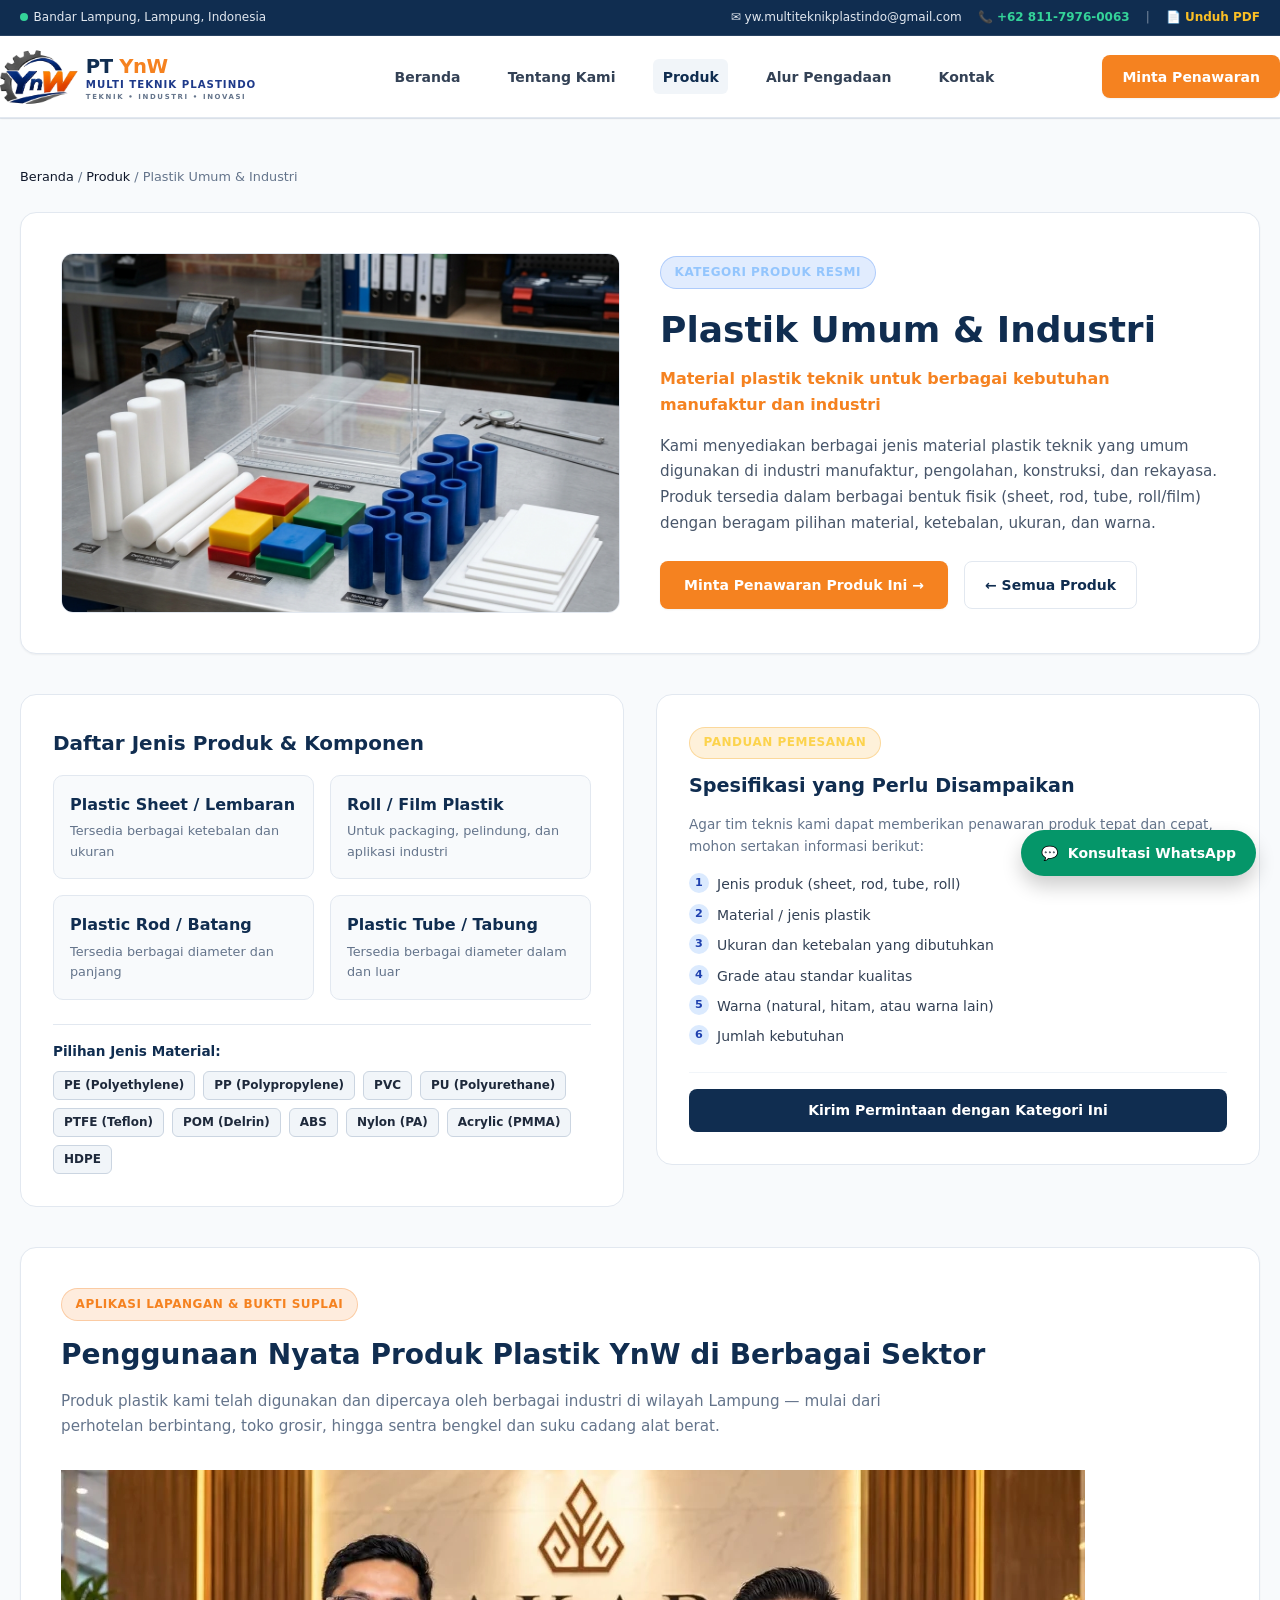
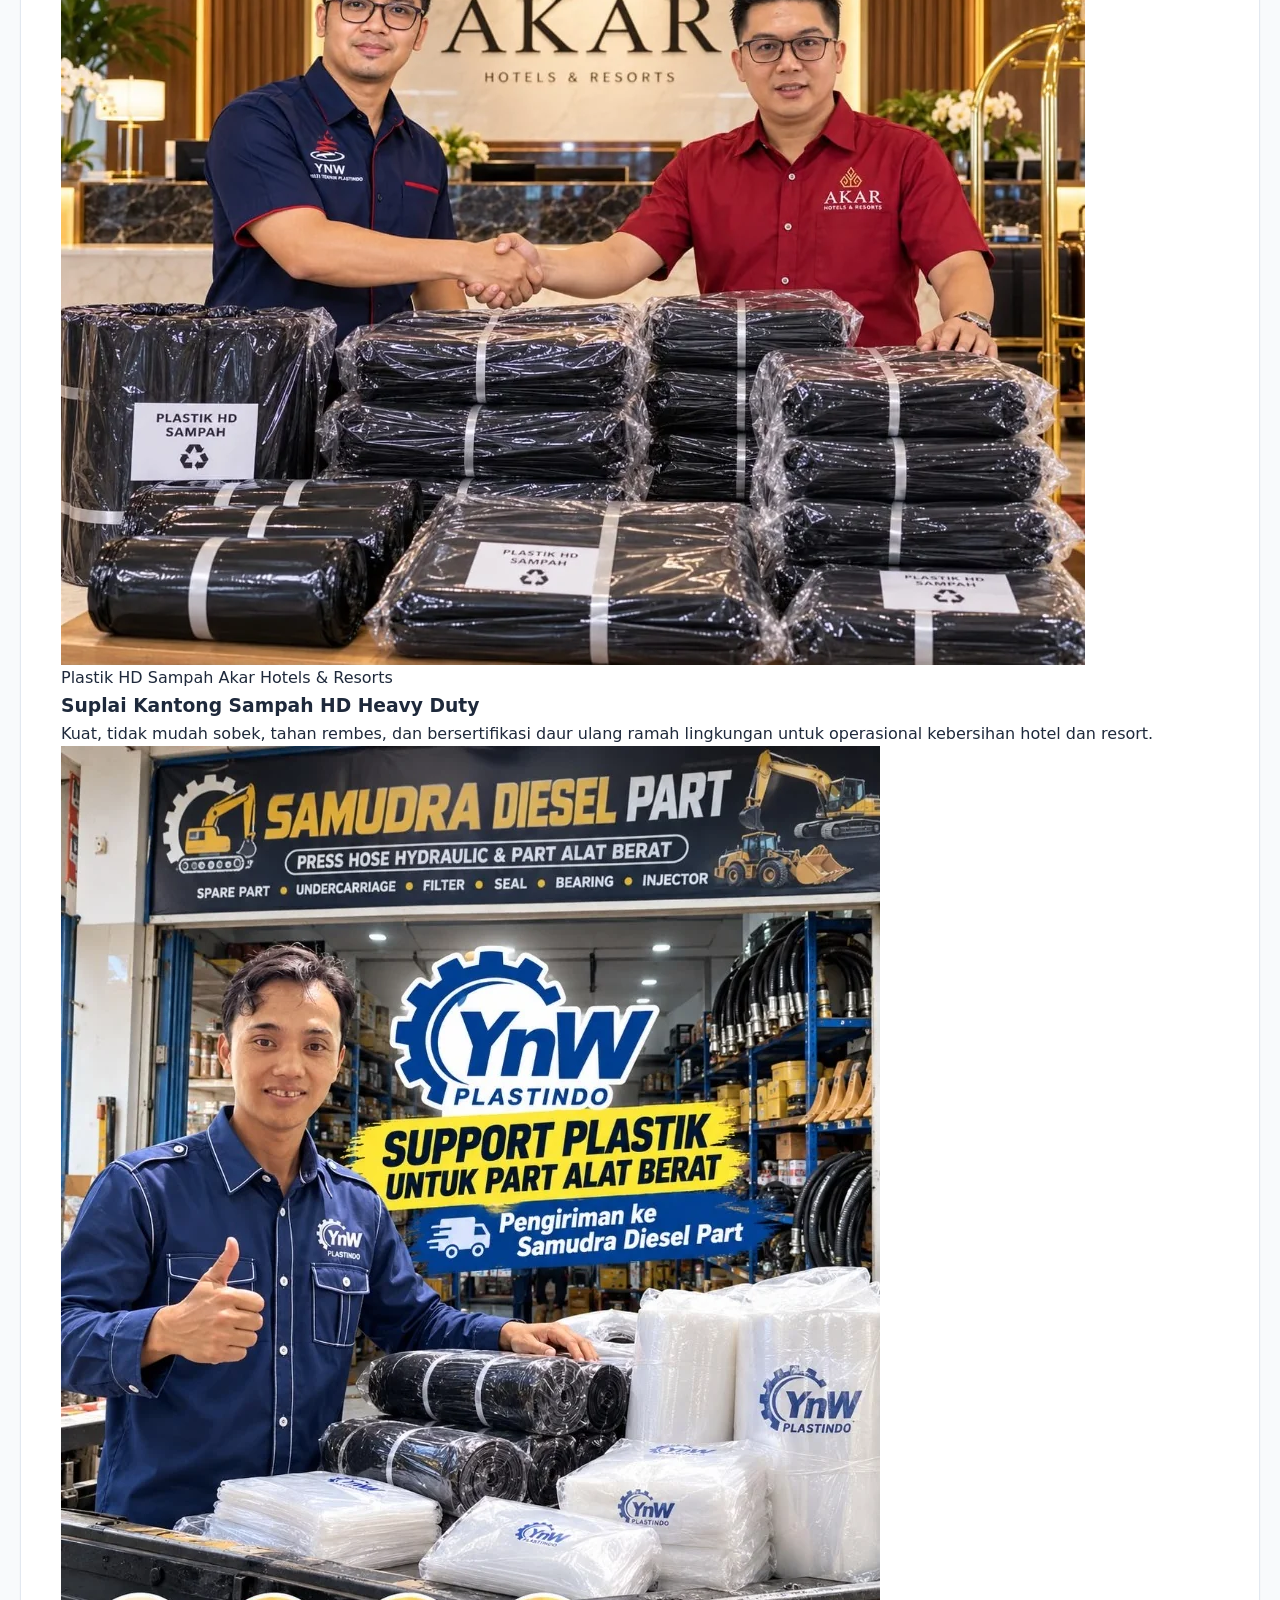
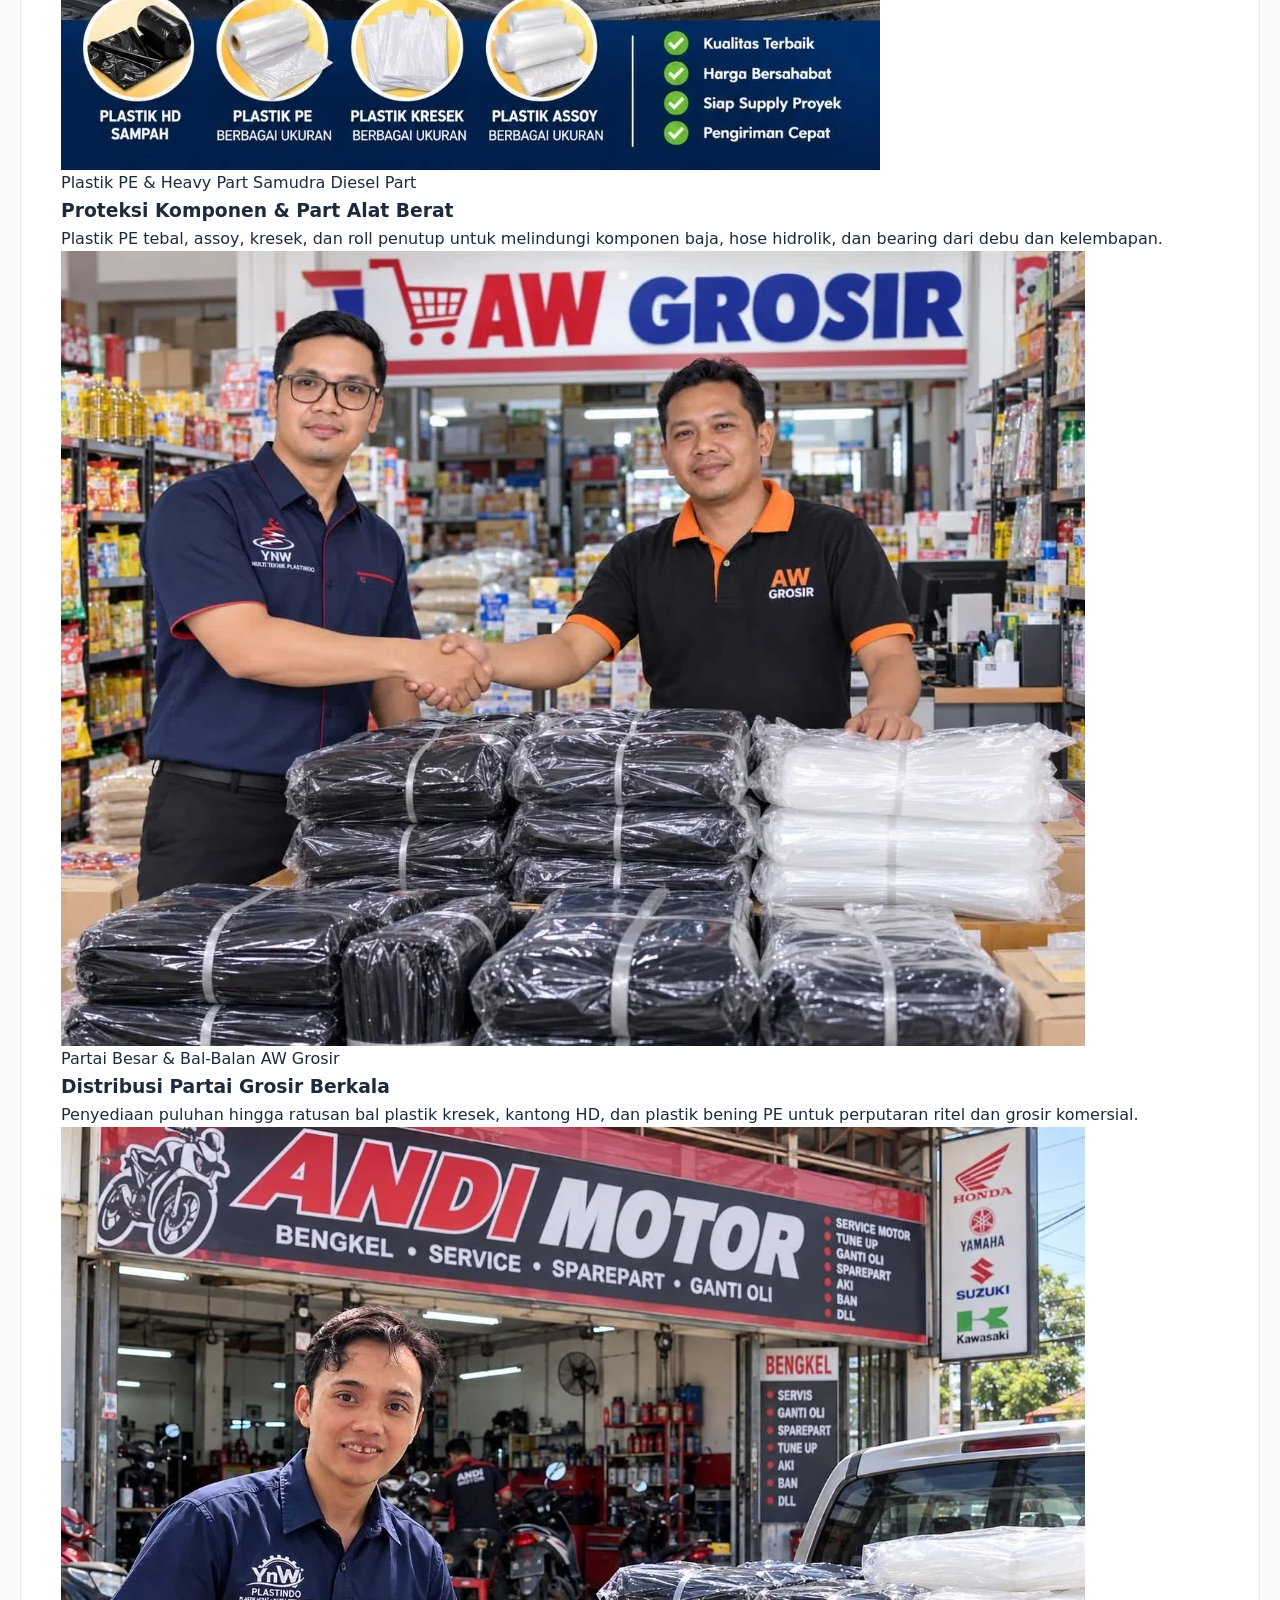
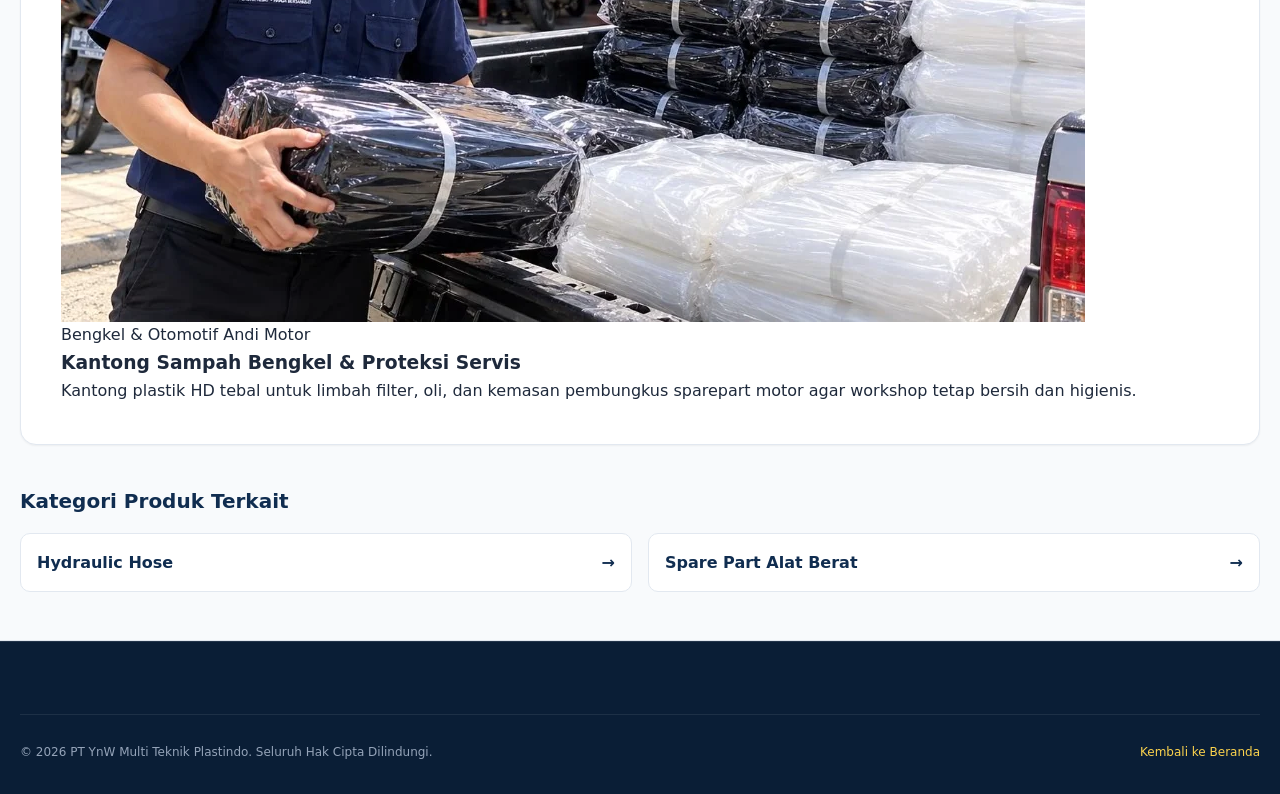
<file: produk-plastik.html>
<!DOCTYPE html>
<html lang="id">
<head>
  <meta charset="UTF-8">
  <meta name="viewport" content="width=device-width, initial-scale=1.0">
  <title>Plastik Umum & Industri | PT YnW Multi Teknik Plastindo</title>
  <meta name="description" content="Kami menyediakan berbagai jenis material plastik teknik yang umum digunakan di industri manufaktur, pengolahan, konstruksi, dan rekayasa. Produk tersedia dalam ">
  <link rel="icon" href="favicon.ico" sizes="any">
  <link rel="icon" href="assets/images/icon.svg" type="image/svg+xml">
  <link rel="stylesheet" href="assets/css/styles.css">
</head>
<body>
  <div class="top-bar">
    <div class="container top-bar-content">
      <div class="top-bar-left">
        <span><span class="status-dot"></span>Bandar Lampung, Lampung, Indonesia</span>
      </div>
      <div class="top-bar-right">
        <a href="mailto:yw.multiteknikplastindo@gmail.com" class="top-link hide-sm">✉ yw.multiteknikplastindo@gmail.com</a>
        <a href="https://wa.me/6281179760063" target="_blank" rel="noopener noreferrer" class="top-link" style="color: #34D399; font-weight:700;">📞 +62 811-7976-0063</a>
        <span style="opacity:0.5;">|</span>
        <a href="company-profile.pdf" download class="top-link" style="color:#FBBF24; font-weight:600;">📄 Unduh PDF</a>
      </div>
    </div>
  </div>

  <header class="header">
    <div class="container nav-content">
      <a href="./" class="nav-logo"><img src="assets/images/logo.svg" alt="PT YnW Multi Teknik Plastindo Logo"></a>
      <nav class="nav-menu">
        <a href="./" class="nav-link">Beranda</a>
        <a href="tentang-kami" class="nav-link">Tentang Kami</a>
        <a href="produk" class="nav-link active">Produk</a>
        <a href="./#alur-pengadaan" class="nav-link">Alur Pengadaan</a>
        <a href="kontak" class="nav-link">Kontak</a>
      </nav>
      <div style="display:flex; align-items:center; gap:0.75rem;">
        <a href="kontak?kategori=plastik" class="btn-primary hide-sm">Minta Penawaran</a>
        <button id="hamburgerBtn" class="hamburger-btn">☰</button>
      </div>
    </div>
    <div id="mobileMenu" class="mobile-menu">
      <a href="./" class="mobile-nav-link">Beranda</a>
      <a href="tentang-kami" class="mobile-nav-link">Tentang Kami</a>
      <a href="produk" class="mobile-nav-link">Katalog Produk</a>
      <a href="kontak" class="mobile-nav-link">Kontak & Penawaran</a>
    </div>
  </header>

  <div class="section section-slate" style="padding: 3rem 0;">
    <div class="container">
      <div style="font-size: 0.8rem; color: #64748B; margin-bottom: 1.5rem;">
        <a href="./" style="color: #0F172A;">Beranda</a> / <a href="produk" style="color: #0F172A;">Produk</a> / <span>Plastik Umum & Industri</span>
      </div>

      <!-- Header Box -->
      <div style="background:#FFF; border-radius:16px; border:1px solid var(--border-color); padding:2.5rem; box-shadow:var(--shadow-sm); margin-bottom:2.5rem;">
        <div class="grid-2" style="align-items:center; gap:2.5rem;">
          <div style="border-radius:12px; overflow:hidden; border:1px solid #E2E8F0; background:#F1F5F9; max-height:360px;">
            <img src="assets/images/plastik.png" alt="Plastik Umum & Industri" style="width:100%; height:100%; object-fit:cover;">
          </div>
          <div>
            <div class="badge badge-blue" style="margin-bottom:0.75rem;">Kategori Produk Resmi</div>
            <h1 style="font-size:2.25rem; font-weight:900; color:var(--navy-main); margin-bottom:0.5rem;">Plastik Umum & Industri</h1>
            <p style="font-size:1rem; color:var(--orange-main); font-weight:700; margin-bottom:1rem;">Material plastik teknik untuk berbagai kebutuhan manufaktur dan industri</p>
            <p style="color:#475569; font-size:0.95rem; line-height:1.7; margin-bottom:1.5rem;">Kami menyediakan berbagai jenis material plastik teknik yang umum digunakan di industri manufaktur, pengolahan, konstruksi, dan rekayasa. Produk tersedia dalam berbagai bentuk fisik (sheet, rod, tube, roll/film) dengan beragam pilihan material, ketebalan, ukuran, dan warna.</p>
            <div style="display:flex; gap:1rem; flex-wrap:wrap;">
              <a href="kontak?kategori=plastik" class="btn-primary" style="padding:0.75rem 1.5rem;">Minta Penawaran Produk Ini →</a>
              <a href="produk" class="btn-outline-dark" style="padding:0.75rem 1.25rem;">← Semua Produk</a>
            </div>
          </div>
        </div>
      </div>

      <!-- Detail & Specs Grid -->
      <div class="grid-2" style="align-items:start; gap:2rem; margin-bottom:2.5rem;">
        <!-- Left: Jenis Produk -->
        <div style="background:#FFF; border-radius:16px; border:1px solid var(--border-color); padding:2rem;">
          <h3 style="font-size:1.25rem; font-weight:800; color:var(--navy-main); margin-bottom:1rem;">Daftar Jenis Produk & Komponen</h3>
          <div class="grid-2" style="gap:1rem;">
            <div style="background:#F8FAFC; padding:1rem; border-radius:10px; border:1px solid #E2E8F0;"><strong style="color:var(--navy-main);">Plastic Sheet / Lembaran</strong><p style="font-size:0.8rem; color:#64748B; margin-top:4px;">Tersedia berbagai ketebalan dan ukuran</p></div><div style="background:#F8FAFC; padding:1rem; border-radius:10px; border:1px solid #E2E8F0;"><strong style="color:var(--navy-main);">Roll / Film Plastik</strong><p style="font-size:0.8rem; color:#64748B; margin-top:4px;">Untuk packaging, pelindung, dan aplikasi industri</p></div><div style="background:#F8FAFC; padding:1rem; border-radius:10px; border:1px solid #E2E8F0;"><strong style="color:var(--navy-main);">Plastic Rod / Batang</strong><p style="font-size:0.8rem; color:#64748B; margin-top:4px;">Tersedia berbagai diameter dan panjang</p></div><div style="background:#F8FAFC; padding:1rem; border-radius:10px; border:1px solid #E2E8F0;"><strong style="color:var(--navy-main);">Plastic Tube / Tabung</strong><p style="font-size:0.8rem; color:#64748B; margin-top:4px;">Tersedia berbagai diameter dalam dan luar</p></div>
          </div>
          <div style="margin-top:1.5rem; padding-top:1rem; border-top:1px solid #E2E8F0;"><strong style="font-size:0.85rem; color:var(--navy-main); display:block; margin-bottom:0.5rem;">Pilihan Jenis Material:</strong><div style="display:flex; flex-wrap:wrap; gap:0.5rem;"><span style="background:#F1F5F9; border:1px solid #CBD5E1; padding:4px 10px; border-radius:6px; font-size:0.75rem; font-weight:700;">PE (Polyethylene)</span> <span style="background:#F1F5F9; border:1px solid #CBD5E1; padding:4px 10px; border-radius:6px; font-size:0.75rem; font-weight:700;">PP (Polypropylene)</span> <span style="background:#F1F5F9; border:1px solid #CBD5E1; padding:4px 10px; border-radius:6px; font-size:0.75rem; font-weight:700;">PVC</span> <span style="background:#F1F5F9; border:1px solid #CBD5E1; padding:4px 10px; border-radius:6px; font-size:0.75rem; font-weight:700;">PU (Polyurethane)</span> <span style="background:#F1F5F9; border:1px solid #CBD5E1; padding:4px 10px; border-radius:6px; font-size:0.75rem; font-weight:700;">PTFE (Teflon)</span> <span style="background:#F1F5F9; border:1px solid #CBD5E1; padding:4px 10px; border-radius:6px; font-size:0.75rem; font-weight:700;">POM (Delrin)</span> <span style="background:#F1F5F9; border:1px solid #CBD5E1; padding:4px 10px; border-radius:6px; font-size:0.75rem; font-weight:700;">ABS</span> <span style="background:#F1F5F9; border:1px solid #CBD5E1; padding:4px 10px; border-radius:6px; font-size:0.75rem; font-weight:700;">Nylon (PA)</span> <span style="background:#F1F5F9; border:1px solid #CBD5E1; padding:4px 10px; border-radius:6px; font-size:0.75rem; font-weight:700;">Acrylic (PMMA)</span> <span style="background:#F1F5F9; border:1px solid #CBD5E1; padding:4px 10px; border-radius:6px; font-size:0.75rem; font-weight:700;">HDPE</span></div></div>
        </div>

        <!-- Right: Specs Checklist -->
        <div style="background:#FFF; border-radius:16px; border:1px solid var(--border-color); padding:2rem;">
          <div class="badge badge-amber" style="margin-bottom:0.75rem;">Panduan Pemesanan</div>
          <h3 style="font-size:1.2rem; font-weight:800; color:var(--navy-main); margin-bottom:0.75rem;">Spesifikasi yang Perlu Disampaikan</h3>
          <p style="font-size:0.85rem; color:#64748B; margin-bottom:1rem; line-height:1.6;">Agar tim teknis kami dapat memberikan penawaran produk tepat dan cepat, mohon sertakan informasi berikut:</p>
          <ul style="list-style:none; font-size:0.875rem; color:#334155;">
            <li style="margin-bottom:0.5rem; display:flex; gap:0.5rem; align-items:flex-start;"><span style="background:#DBEAFE; color:#1E40AF; font-size:0.7rem; font-weight:800; border-radius:50%; width:20px; height:20px; display:inline-flex; align-items:center; justify-content:center; flex-shrink:0;">1</span><span>Jenis produk (sheet, rod, tube, roll)</span></li><li style="margin-bottom:0.5rem; display:flex; gap:0.5rem; align-items:flex-start;"><span style="background:#DBEAFE; color:#1E40AF; font-size:0.7rem; font-weight:800; border-radius:50%; width:20px; height:20px; display:inline-flex; align-items:center; justify-content:center; flex-shrink:0;">2</span><span>Material / jenis plastik</span></li><li style="margin-bottom:0.5rem; display:flex; gap:0.5rem; align-items:flex-start;"><span style="background:#DBEAFE; color:#1E40AF; font-size:0.7rem; font-weight:800; border-radius:50%; width:20px; height:20px; display:inline-flex; align-items:center; justify-content:center; flex-shrink:0;">3</span><span>Ukuran dan ketebalan yang dibutuhkan</span></li><li style="margin-bottom:0.5rem; display:flex; gap:0.5rem; align-items:flex-start;"><span style="background:#DBEAFE; color:#1E40AF; font-size:0.7rem; font-weight:800; border-radius:50%; width:20px; height:20px; display:inline-flex; align-items:center; justify-content:center; flex-shrink:0;">4</span><span>Grade atau standar kualitas</span></li><li style="margin-bottom:0.5rem; display:flex; gap:0.5rem; align-items:flex-start;"><span style="background:#DBEAFE; color:#1E40AF; font-size:0.7rem; font-weight:800; border-radius:50%; width:20px; height:20px; display:inline-flex; align-items:center; justify-content:center; flex-shrink:0;">5</span><span>Warna (natural, hitam, atau warna lain)</span></li><li style="margin-bottom:0.5rem; display:flex; gap:0.5rem; align-items:flex-start;"><span style="background:#DBEAFE; color:#1E40AF; font-size:0.7rem; font-weight:800; border-radius:50%; width:20px; height:20px; display:inline-flex; align-items:center; justify-content:center; flex-shrink:0;">6</span><span>Jumlah kebutuhan</span></li>
          </ul>
          <div style="margin-top:1.5rem; padding-top:1rem; border-top:1px solid #F1F5F9;">
            <a href="kontak?kategori=plastik" class="btn-navy" style="width:100%; text-align:center;">Kirim Permintaan dengan Kategori Ini</a>
          </div>
        </div>
      </div>

      <!-- Dokumentasi Aplikasi Produk Plastik & Mitra Pelanggan -->
      <div style="background:#FFF; border-radius:16px; border:1px solid var(--border-color); padding:2.5rem; box-shadow:var(--shadow-sm); margin-bottom:2.5rem;">
        <div class="badge badge-orange" style="margin-bottom:0.75rem;">Aplikasi Lapangan & Bukti Suplai</div>
        <h2 style="font-size:1.75rem; font-weight:800; color:var(--navy-main); margin-bottom:0.75rem;">Penggunaan Nyata Produk Plastik YnW di Berbagai Sektor</h2>
        <p style="color:#64748B; font-size:0.95rem; line-height:1.6; margin-bottom:2rem; max-width:850px;">
          Produk plastik kami telah digunakan dan dipercaya oleh berbagai industri di wilayah Lampung — mulai dari perhotelan berbintang, toko grosir, hingga sentra bengkel dan suku cadang alat berat.
        </p>

        <div class="proof-grid">
          <!-- Item 1: HD Sampah di Perhotelan -->
          <div class="proof-card">
            <div class="proof-img-wrap">
              <img src="assets/images/kemitraan-akar-hotel.webp" alt="Plastik HD Sampah untuk Hotel Berbintang">
            </div>
            <div class="proof-body">
              <div class="proof-client">
                <span class="proof-pill-badge pill-red">Plastik HD Sampah</span>
                <span class="proof-loc">Akar Hotels & Resorts</span>
              </div>
              <h3 class="proof-title">Suplai Kantong Sampah HD Heavy Duty</h3>
              <p class="proof-desc">Kuat, tidak mudah sobek, tahan rembes, dan bersertifikasi daur ulang ramah lingkungan untuk operasional kebersihan hotel dan resort.</p>
            </div>
          </div>

          <!-- Item 2: Plastik Proteksi Komponen Mesin -->
          <div class="proof-card">
            <div class="proof-img-wrap">
              <img src="assets/images/dokumentasi-samudra-diesel.webp" alt="Plastik Pembungkus Spare Part Alat Berat">
            </div>
            <div class="proof-body">
              <div class="proof-client">
                <span class="proof-pill-badge pill-amber">Plastik PE & Heavy Part</span>
                <span class="proof-loc">Samudra Diesel Part</span>
              </div>
              <h3 class="proof-title">Proteksi Komponen & Part Alat Berat</h3>
              <p class="proof-desc">Plastik PE tebal, assoy, kresek, dan roll penutup untuk melindungi komponen baja, hose hidrolik, dan bearing dari debu dan kelembapan.</p>
            </div>
          </div>

          <!-- Item 3: Suplai Toko Grosir & Sembako -->
          <div class="proof-card">
            <div class="proof-img-wrap">
              <img src="assets/images/kemitraan-aw-grosir.webp" alt="Distribusi Plastik Grosir Partai Besar">
            </div>
            <div class="proof-body">
              <div class="proof-client">
                <span class="proof-pill-badge pill-blue">Partai Besar & Bal-Balan</span>
                <span class="proof-loc">AW Grosir</span>
              </div>
              <h3 class="proof-title">Distribusi Partai Grosir Berkala</h3>
              <p class="proof-desc">Penyediaan puluhan hingga ratusan bal plastik kresek, kantong HD, dan plastik bening PE untuk perputaran ritel dan grosir komersial.</p>
            </div>
          </div>

          <!-- Item 4: Kantong Sampah & Plastik Bengkel -->
          <div class="proof-card">
            <div class="proof-img-wrap">
              <img src="assets/images/distribusi-andi-motor.webp" alt="Plastik Bengkel dan Pelindung Suku Cadang Motor">
            </div>
            <div class="proof-body">
              <div class="proof-client">
                <span class="proof-pill-badge pill-orange">Bengkel & Otomotif</span>
                <span class="proof-loc">Andi Motor</span>
              </div>
              <h3 class="proof-title">Kantong Sampah Bengkel & Proteksi Servis</h3>
              <p class="proof-desc">Kantong plastik HD tebal untuk limbah filter, oli, dan kemasan pembungkus sparepart motor agar workshop tetap bersih dan higienis.</p>
            </div>
          </div>
        </div>
      </div>

      <!-- Related Categories -->
      <div>
        <h3 style="font-size:1.25rem; font-weight:800; color:var(--navy-main); margin-bottom:1rem;">Kategori Produk Terkait</h3>
        <div class="grid-2" style="gap:1rem;">
          <a href="produk-hydraulic-hose" style="background:#FFF; border:1px solid #E2E8F0; padding:1rem; border-radius:10px; font-weight:700; color:var(--navy-main); display:flex; justify-content:space-between; align-items:center;"><span>Hydraulic Hose</span><span>→</span></a><a href="produk-spare-part" style="background:#FFF; border:1px solid #E2E8F0; padding:1rem; border-radius:10px; font-weight:700; color:var(--navy-main); display:flex; justify-content:space-between; align-items:center;"><span>Spare Part Alat Berat</span><span>→</span></a>
        </div>
      </div>

    </div>
  </div>

  <footer class="footer">
    <div class="container">
      <div class="footer-bottom">
        <p>&copy; 2026 PT YnW Multi Teknik Plastindo. Seluruh Hak Cipta Dilindungi.</p>
        <p><a href="./" style="color: #FCD34D;">Kembali ke Beranda</a></p>
      </div>
    </div>
  </footer>

  <a href="https://wa.me/6281179760063" target="_blank" rel="noopener noreferrer" class="whatsapp-float">
    <span>💬</span>
    <span>Konsultasi WhatsApp</span>
  </a>

  <script src="assets/js/main.js"></script>
</body>
</html>
</file>
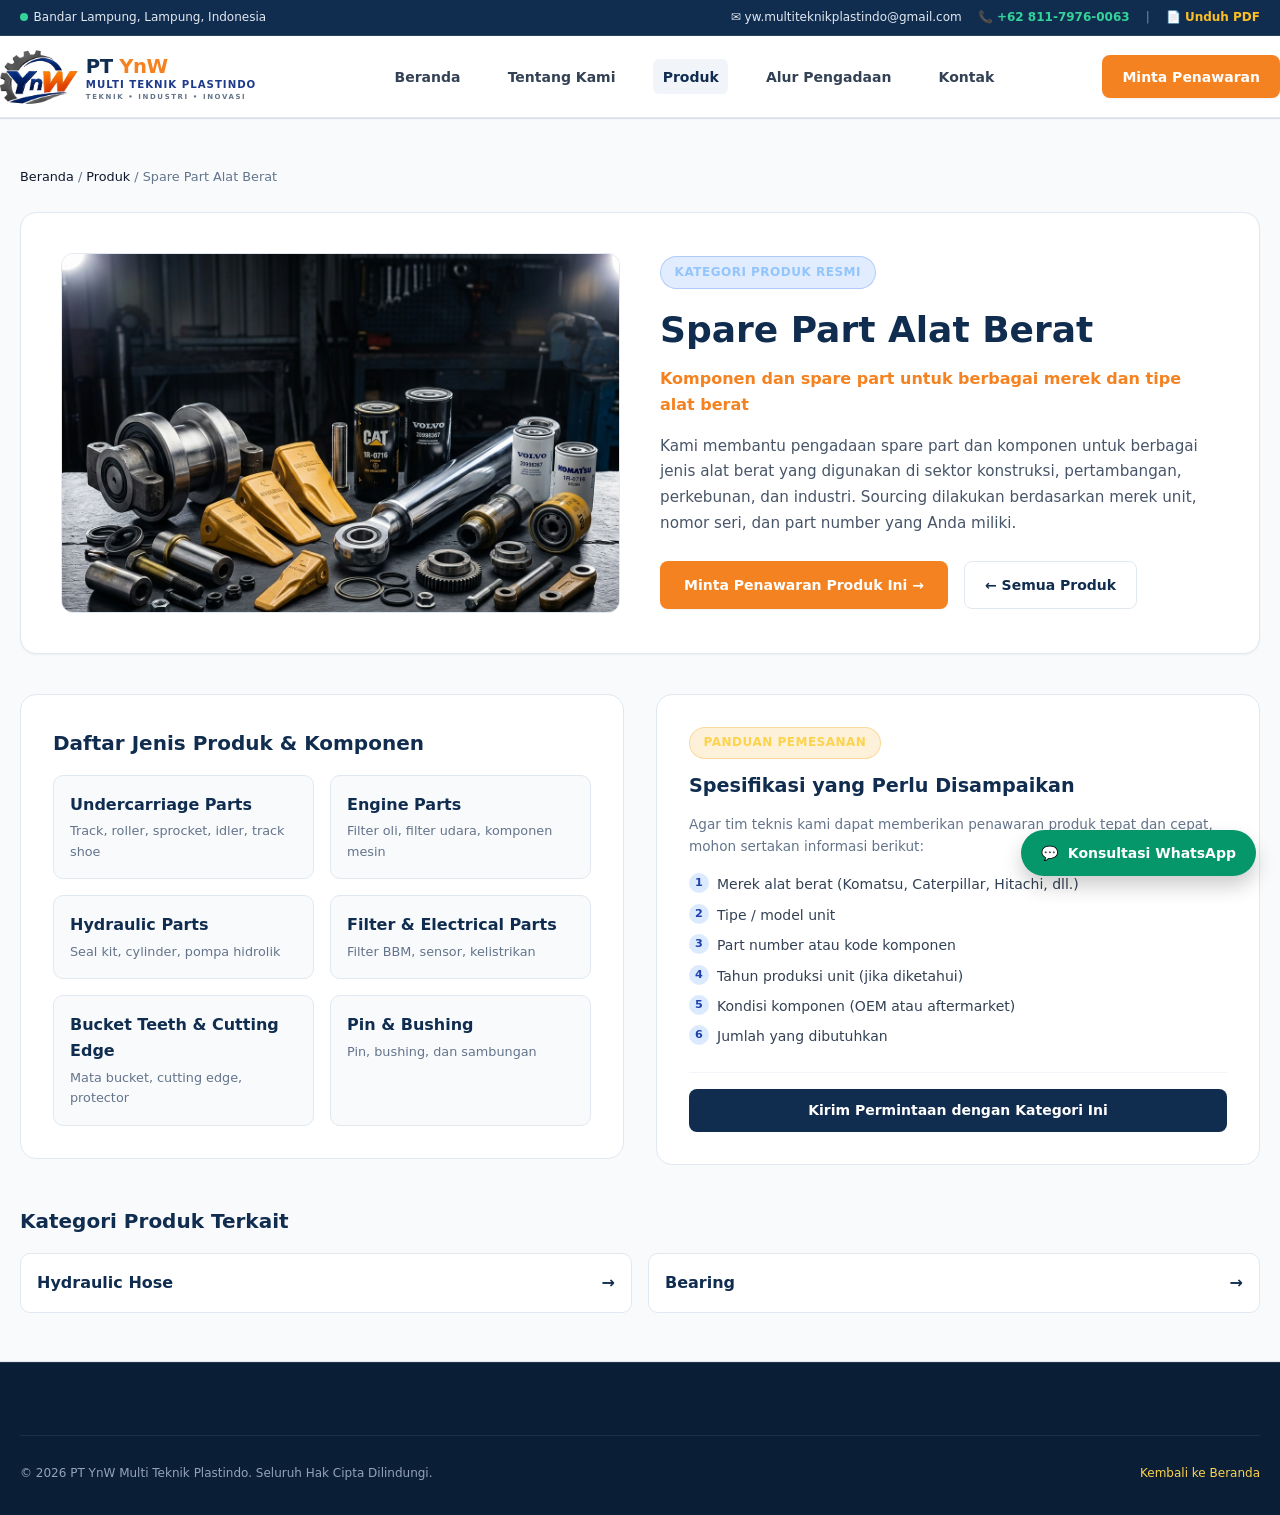
<file: produk-spare-part.html>
<!DOCTYPE html>
<html lang="id">
<head>
  <meta charset="UTF-8">
  <meta name="viewport" content="width=device-width, initial-scale=1.0">
  <title>Spare Part Alat Berat | PT YnW Multi Teknik Plastindo</title>
  <meta name="description" content="Kami membantu pengadaan spare part dan komponen untuk berbagai jenis alat berat yang digunakan di sektor konstruksi, pertambangan, perkebunan, dan industri. Sou">
  <link rel="icon" href="favicon.ico" sizes="any">
  <link rel="icon" href="assets/images/icon.svg" type="image/svg+xml">
  <link rel="stylesheet" href="assets/css/styles.css">
</head>
<body>
  <div class="top-bar">
    <div class="container top-bar-content">
      <div class="top-bar-left">
        <span><span class="status-dot"></span>Bandar Lampung, Lampung, Indonesia</span>
      </div>
      <div class="top-bar-right">
        <a href="mailto:yw.multiteknikplastindo@gmail.com" class="top-link hide-sm">✉ yw.multiteknikplastindo@gmail.com</a>
        <a href="https://wa.me/6281179760063" target="_blank" rel="noopener noreferrer" class="top-link" style="color: #34D399; font-weight:700;">📞 +62 811-7976-0063</a>
        <span style="opacity:0.5;">|</span>
        <a href="company-profile.pdf" download class="top-link" style="color:#FBBF24; font-weight:600;">📄 Unduh PDF</a>
      </div>
    </div>
  </div>

  <header class="header">
    <div class="container nav-content">
      <a href="./" class="nav-logo"><img src="assets/images/logo.svg" alt="PT YnW Multi Teknik Plastindo Logo"></a>
      <nav class="nav-menu">
        <a href="./" class="nav-link">Beranda</a>
        <a href="tentang-kami" class="nav-link">Tentang Kami</a>
        <a href="produk" class="nav-link active">Produk</a>
        <a href="./#alur-pengadaan" class="nav-link">Alur Pengadaan</a>
        <a href="kontak" class="nav-link">Kontak</a>
      </nav>
      <div style="display:flex; align-items:center; gap:0.75rem;">
        <a href="kontak?kategori=spare-part" class="btn-primary hide-sm">Minta Penawaran</a>
        <button id="hamburgerBtn" class="hamburger-btn">☰</button>
      </div>
    </div>
    <div id="mobileMenu" class="mobile-menu">
      <a href="./" class="mobile-nav-link">Beranda</a>
      <a href="tentang-kami" class="mobile-nav-link">Tentang Kami</a>
      <a href="produk" class="mobile-nav-link">Katalog Produk</a>
      <a href="kontak" class="mobile-nav-link">Kontak & Penawaran</a>
    </div>
  </header>

  <div class="section section-slate" style="padding: 3rem 0;">
    <div class="container">
      <div style="font-size: 0.8rem; color: #64748B; margin-bottom: 1.5rem;">
        <a href="./" style="color: #0F172A;">Beranda</a> / <a href="produk" style="color: #0F172A;">Produk</a> / <span>Spare Part Alat Berat</span>
      </div>

      <!-- Header Box -->
      <div style="background:#FFF; border-radius:16px; border:1px solid var(--border-color); padding:2.5rem; box-shadow:var(--shadow-sm); margin-bottom:2.5rem;">
        <div class="grid-2" style="align-items:center; gap:2.5rem;">
          <div style="border-radius:12px; overflow:hidden; border:1px solid #E2E8F0; background:#F1F5F9; max-height:360px;">
            <img src="assets/images/spare-part.png" alt="Spare Part Alat Berat" style="width:100%; height:100%; object-fit:cover;">
          </div>
          <div>
            <div class="badge badge-blue" style="margin-bottom:0.75rem;">Kategori Produk Resmi</div>
            <h1 style="font-size:2.25rem; font-weight:900; color:var(--navy-main); margin-bottom:0.5rem;">Spare Part Alat Berat</h1>
            <p style="font-size:1rem; color:var(--orange-main); font-weight:700; margin-bottom:1rem;">Komponen dan spare part untuk berbagai merek dan tipe alat berat</p>
            <p style="color:#475569; font-size:0.95rem; line-height:1.7; margin-bottom:1.5rem;">Kami membantu pengadaan spare part dan komponen untuk berbagai jenis alat berat yang digunakan di sektor konstruksi, pertambangan, perkebunan, dan industri. Sourcing dilakukan berdasarkan merek unit, nomor seri, dan part number yang Anda miliki.</p>
            <div style="display:flex; gap:1rem; flex-wrap:wrap;">
              <a href="kontak?kategori=spare-part" class="btn-primary" style="padding:0.75rem 1.5rem;">Minta Penawaran Produk Ini →</a>
              <a href="produk" class="btn-outline-dark" style="padding:0.75rem 1.25rem;">← Semua Produk</a>
            </div>
          </div>
        </div>
      </div>

      <!-- Detail & Specs Grid -->
      <div class="grid-2" style="align-items:start; gap:2rem; margin-bottom:2.5rem;">
        <!-- Left: Jenis Produk -->
        <div style="background:#FFF; border-radius:16px; border:1px solid var(--border-color); padding:2rem;">
          <h3 style="font-size:1.25rem; font-weight:800; color:var(--navy-main); margin-bottom:1rem;">Daftar Jenis Produk & Komponen</h3>
          <div class="grid-2" style="gap:1rem;">
            <div style="background:#F8FAFC; padding:1rem; border-radius:10px; border:1px solid #E2E8F0;"><strong style="color:var(--navy-main);">Undercarriage Parts</strong><p style="font-size:0.8rem; color:#64748B; margin-top:4px;">Track, roller, sprocket, idler, track shoe</p></div><div style="background:#F8FAFC; padding:1rem; border-radius:10px; border:1px solid #E2E8F0;"><strong style="color:var(--navy-main);">Engine Parts</strong><p style="font-size:0.8rem; color:#64748B; margin-top:4px;">Filter oli, filter udara, komponen mesin</p></div><div style="background:#F8FAFC; padding:1rem; border-radius:10px; border:1px solid #E2E8F0;"><strong style="color:var(--navy-main);">Hydraulic Parts</strong><p style="font-size:0.8rem; color:#64748B; margin-top:4px;">Seal kit, cylinder, pompa hidrolik</p></div><div style="background:#F8FAFC; padding:1rem; border-radius:10px; border:1px solid #E2E8F0;"><strong style="color:var(--navy-main);">Filter & Electrical Parts</strong><p style="font-size:0.8rem; color:#64748B; margin-top:4px;">Filter BBM, sensor, kelistrikan</p></div><div style="background:#F8FAFC; padding:1rem; border-radius:10px; border:1px solid #E2E8F0;"><strong style="color:var(--navy-main);">Bucket Teeth & Cutting Edge</strong><p style="font-size:0.8rem; color:#64748B; margin-top:4px;">Mata bucket, cutting edge, protector</p></div><div style="background:#F8FAFC; padding:1rem; border-radius:10px; border:1px solid #E2E8F0;"><strong style="color:var(--navy-main);">Pin & Bushing</strong><p style="font-size:0.8rem; color:#64748B; margin-top:4px;">Pin, bushing, dan sambungan</p></div>
          </div>
          
        </div>

        <!-- Right: Specs Checklist -->
        <div style="background:#FFF; border-radius:16px; border:1px solid var(--border-color); padding:2rem;">
          <div class="badge badge-amber" style="margin-bottom:0.75rem;">Panduan Pemesanan</div>
          <h3 style="font-size:1.2rem; font-weight:800; color:var(--navy-main); margin-bottom:0.75rem;">Spesifikasi yang Perlu Disampaikan</h3>
          <p style="font-size:0.85rem; color:#64748B; margin-bottom:1rem; line-height:1.6;">Agar tim teknis kami dapat memberikan penawaran produk tepat dan cepat, mohon sertakan informasi berikut:</p>
          <ul style="list-style:none; font-size:0.875rem; color:#334155;">
            <li style="margin-bottom:0.5rem; display:flex; gap:0.5rem; align-items:flex-start;"><span style="background:#DBEAFE; color:#1E40AF; font-size:0.7rem; font-weight:800; border-radius:50%; width:20px; height:20px; display:inline-flex; align-items:center; justify-content:center; flex-shrink:0;">1</span><span>Merek alat berat (Komatsu, Caterpillar, Hitachi, dll.)</span></li><li style="margin-bottom:0.5rem; display:flex; gap:0.5rem; align-items:flex-start;"><span style="background:#DBEAFE; color:#1E40AF; font-size:0.7rem; font-weight:800; border-radius:50%; width:20px; height:20px; display:inline-flex; align-items:center; justify-content:center; flex-shrink:0;">2</span><span>Tipe / model unit</span></li><li style="margin-bottom:0.5rem; display:flex; gap:0.5rem; align-items:flex-start;"><span style="background:#DBEAFE; color:#1E40AF; font-size:0.7rem; font-weight:800; border-radius:50%; width:20px; height:20px; display:inline-flex; align-items:center; justify-content:center; flex-shrink:0;">3</span><span>Part number atau kode komponen</span></li><li style="margin-bottom:0.5rem; display:flex; gap:0.5rem; align-items:flex-start;"><span style="background:#DBEAFE; color:#1E40AF; font-size:0.7rem; font-weight:800; border-radius:50%; width:20px; height:20px; display:inline-flex; align-items:center; justify-content:center; flex-shrink:0;">4</span><span>Tahun produksi unit (jika diketahui)</span></li><li style="margin-bottom:0.5rem; display:flex; gap:0.5rem; align-items:flex-start;"><span style="background:#DBEAFE; color:#1E40AF; font-size:0.7rem; font-weight:800; border-radius:50%; width:20px; height:20px; display:inline-flex; align-items:center; justify-content:center; flex-shrink:0;">5</span><span>Kondisi komponen (OEM atau aftermarket)</span></li><li style="margin-bottom:0.5rem; display:flex; gap:0.5rem; align-items:flex-start;"><span style="background:#DBEAFE; color:#1E40AF; font-size:0.7rem; font-weight:800; border-radius:50%; width:20px; height:20px; display:inline-flex; align-items:center; justify-content:center; flex-shrink:0;">6</span><span>Jumlah yang dibutuhkan</span></li>
          </ul>
          <div style="margin-top:1.5rem; padding-top:1rem; border-top:1px solid #F1F5F9;">
            <a href="kontak?kategori=spare-part" class="btn-navy" style="width:100%; text-align:center;">Kirim Permintaan dengan Kategori Ini</a>
          </div>
        </div>
      </div>

      <!-- Related Categories -->
      <div>
        <h3 style="font-size:1.25rem; font-weight:800; color:var(--navy-main); margin-bottom:1rem;">Kategori Produk Terkait</h3>
        <div class="grid-2" style="gap:1rem;">
          <a href="produk-hydraulic-hose" style="background:#FFF; border:1px solid #E2E8F0; padding:1rem; border-radius:10px; font-weight:700; color:var(--navy-main); display:flex; justify-content:space-between; align-items:center;"><span>Hydraulic Hose</span><span>→</span></a><a href="produk-bearing" style="background:#FFF; border:1px solid #E2E8F0; padding:1rem; border-radius:10px; font-weight:700; color:var(--navy-main); display:flex; justify-content:space-between; align-items:center;"><span>Bearing</span><span>→</span></a>
        </div>
      </div>

    </div>
  </div>

  <footer class="footer">
    <div class="container">
      <div class="footer-bottom">
        <p>&copy; 2026 PT YnW Multi Teknik Plastindo. Seluruh Hak Cipta Dilindungi.</p>
        <p><a href="./" style="color: #FCD34D;">Kembali ke Beranda</a></p>
      </div>
    </div>
  </footer>

  <a href="https://wa.me/6281179760063" target="_blank" rel="noopener noreferrer" class="whatsapp-float">
    <span>💬</span>
    <span>Konsultasi WhatsApp</span>
  </a>

  <script src="assets/js/main.js"></script>
</body>
</html>
</file>
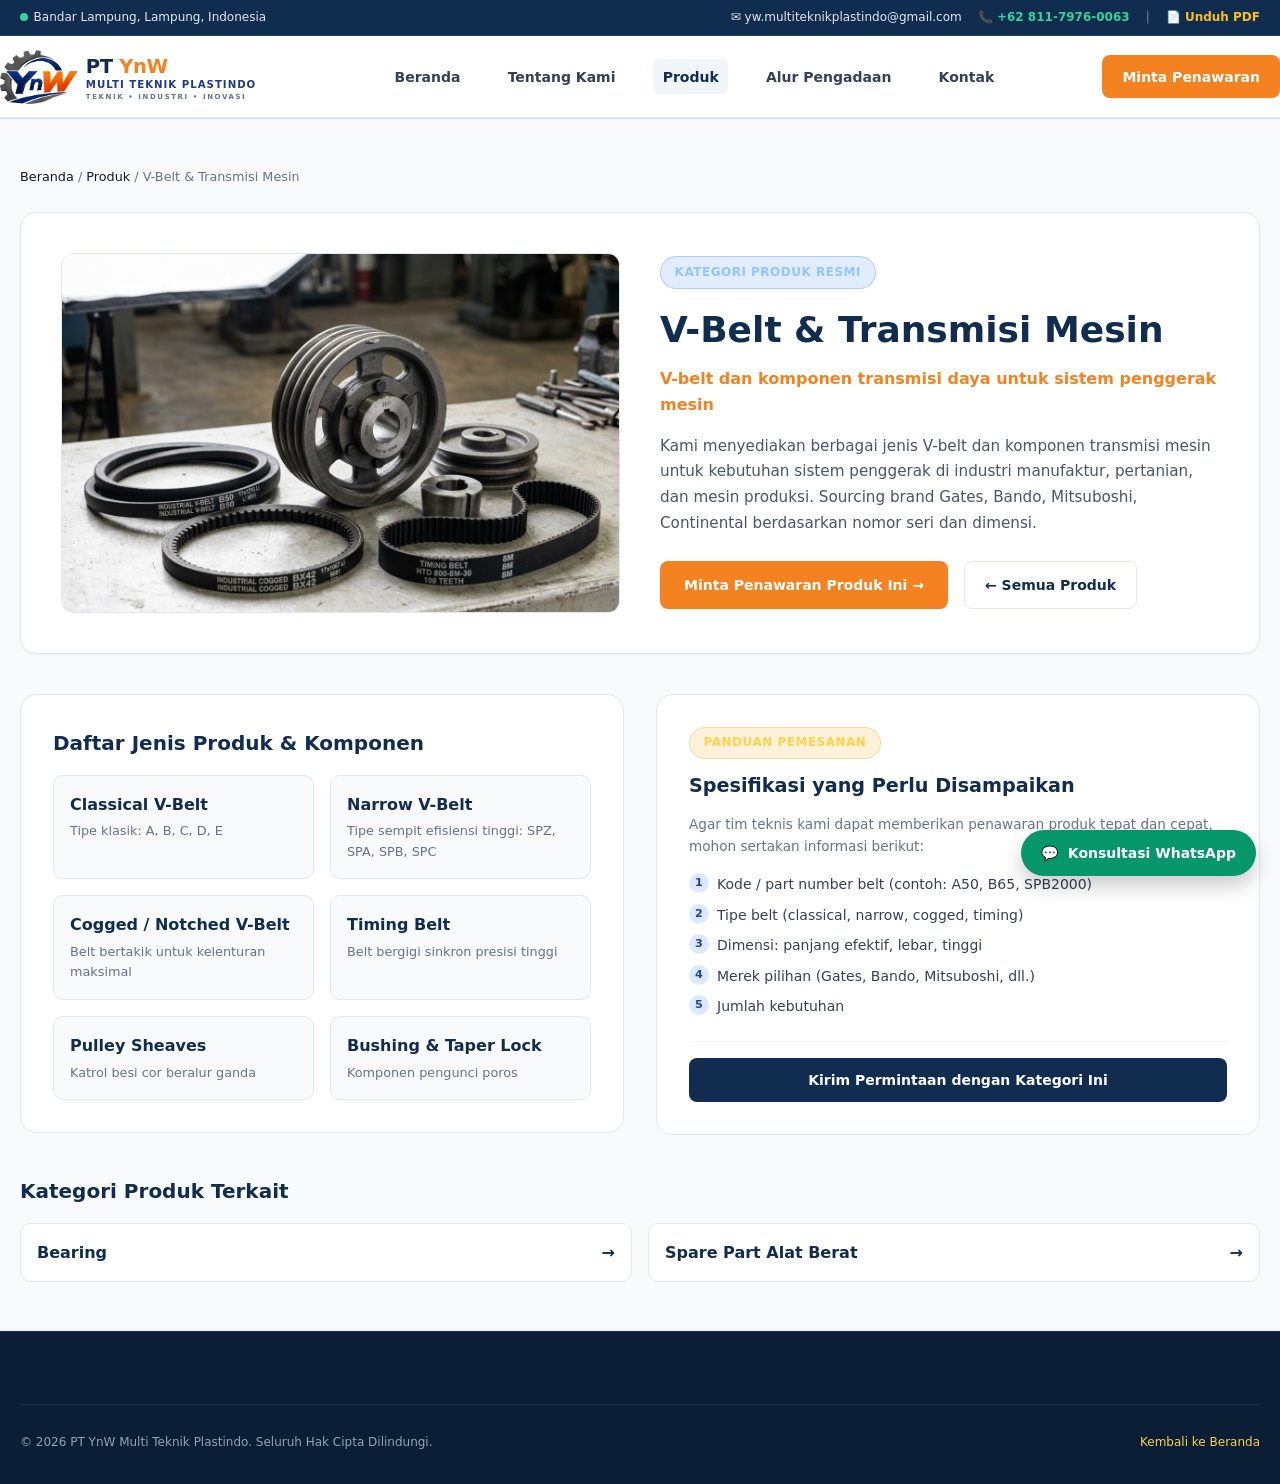
<file: produk-v-belt.html>
<!DOCTYPE html>
<html lang="id">
<head>
  <meta charset="UTF-8">
  <meta name="viewport" content="width=device-width, initial-scale=1.0">
  <title>V-Belt & Transmisi Mesin | PT YnW Multi Teknik Plastindo</title>
  <meta name="description" content="Kami menyediakan berbagai jenis V-belt dan komponen transmisi mesin untuk kebutuhan sistem penggerak di industri manufaktur, pertanian, dan mesin produksi. Sour">
  <link rel="icon" href="favicon.ico" sizes="any">
  <link rel="icon" href="assets/images/icon.svg" type="image/svg+xml">
  <link rel="stylesheet" href="assets/css/styles.css">
</head>
<body>
  <div class="top-bar">
    <div class="container top-bar-content">
      <div class="top-bar-left">
        <span><span class="status-dot"></span>Bandar Lampung, Lampung, Indonesia</span>
      </div>
      <div class="top-bar-right">
        <a href="mailto:yw.multiteknikplastindo@gmail.com" class="top-link hide-sm">✉ yw.multiteknikplastindo@gmail.com</a>
        <a href="https://wa.me/6281179760063" target="_blank" rel="noopener noreferrer" class="top-link" style="color: #34D399; font-weight:700;">📞 +62 811-7976-0063</a>
        <span style="opacity:0.5;">|</span>
        <a href="company-profile.pdf" download class="top-link" style="color:#FBBF24; font-weight:600;">📄 Unduh PDF</a>
      </div>
    </div>
  </div>

  <header class="header">
    <div class="container nav-content">
      <a href="./" class="nav-logo"><img src="assets/images/logo.svg" alt="PT YnW Multi Teknik Plastindo Logo"></a>
      <nav class="nav-menu">
        <a href="./" class="nav-link">Beranda</a>
        <a href="tentang-kami" class="nav-link">Tentang Kami</a>
        <a href="produk" class="nav-link active">Produk</a>
        <a href="./#alur-pengadaan" class="nav-link">Alur Pengadaan</a>
        <a href="kontak" class="nav-link">Kontak</a>
      </nav>
      <div style="display:flex; align-items:center; gap:0.75rem;">
        <a href="kontak?kategori=v-belt" class="btn-primary hide-sm">Minta Penawaran</a>
        <button id="hamburgerBtn" class="hamburger-btn">☰</button>
      </div>
    </div>
    <div id="mobileMenu" class="mobile-menu">
      <a href="./" class="mobile-nav-link">Beranda</a>
      <a href="tentang-kami" class="mobile-nav-link">Tentang Kami</a>
      <a href="produk" class="mobile-nav-link">Katalog Produk</a>
      <a href="kontak" class="mobile-nav-link">Kontak & Penawaran</a>
    </div>
  </header>

  <div class="section section-slate" style="padding: 3rem 0;">
    <div class="container">
      <div style="font-size: 0.8rem; color: #64748B; margin-bottom: 1.5rem;">
        <a href="./" style="color: #0F172A;">Beranda</a> / <a href="produk" style="color: #0F172A;">Produk</a> / <span>V-Belt & Transmisi Mesin</span>
      </div>

      <!-- Header Box -->
      <div style="background:#FFF; border-radius:16px; border:1px solid var(--border-color); padding:2.5rem; box-shadow:var(--shadow-sm); margin-bottom:2.5rem;">
        <div class="grid-2" style="align-items:center; gap:2.5rem;">
          <div style="border-radius:12px; overflow:hidden; border:1px solid #E2E8F0; background:#F1F5F9; max-height:360px;">
            <img src="assets/images/v-belt.png" alt="V-Belt & Transmisi Mesin" style="width:100%; height:100%; object-fit:cover;">
          </div>
          <div>
            <div class="badge badge-blue" style="margin-bottom:0.75rem;">Kategori Produk Resmi</div>
            <h1 style="font-size:2.25rem; font-weight:900; color:var(--navy-main); margin-bottom:0.5rem;">V-Belt & Transmisi Mesin</h1>
            <p style="font-size:1rem; color:var(--orange-main); font-weight:700; margin-bottom:1rem;">V-belt dan komponen transmisi daya untuk sistem penggerak mesin</p>
            <p style="color:#475569; font-size:0.95rem; line-height:1.7; margin-bottom:1.5rem;">Kami menyediakan berbagai jenis V-belt dan komponen transmisi mesin untuk kebutuhan sistem penggerak di industri manufaktur, pertanian, dan mesin produksi. Sourcing brand Gates, Bando, Mitsuboshi, Continental berdasarkan nomor seri dan dimensi.</p>
            <div style="display:flex; gap:1rem; flex-wrap:wrap;">
              <a href="kontak?kategori=v-belt" class="btn-primary" style="padding:0.75rem 1.5rem;">Minta Penawaran Produk Ini →</a>
              <a href="produk" class="btn-outline-dark" style="padding:0.75rem 1.25rem;">← Semua Produk</a>
            </div>
          </div>
        </div>
      </div>

      <!-- Detail & Specs Grid -->
      <div class="grid-2" style="align-items:start; gap:2rem; margin-bottom:2.5rem;">
        <!-- Left: Jenis Produk -->
        <div style="background:#FFF; border-radius:16px; border:1px solid var(--border-color); padding:2rem;">
          <h3 style="font-size:1.25rem; font-weight:800; color:var(--navy-main); margin-bottom:1rem;">Daftar Jenis Produk & Komponen</h3>
          <div class="grid-2" style="gap:1rem;">
            <div style="background:#F8FAFC; padding:1rem; border-radius:10px; border:1px solid #E2E8F0;"><strong style="color:var(--navy-main);">Classical V-Belt</strong><p style="font-size:0.8rem; color:#64748B; margin-top:4px;">Tipe klasik: A, B, C, D, E</p></div><div style="background:#F8FAFC; padding:1rem; border-radius:10px; border:1px solid #E2E8F0;"><strong style="color:var(--navy-main);">Narrow V-Belt</strong><p style="font-size:0.8rem; color:#64748B; margin-top:4px;">Tipe sempit efisiensi tinggi: SPZ, SPA, SPB, SPC</p></div><div style="background:#F8FAFC; padding:1rem; border-radius:10px; border:1px solid #E2E8F0;"><strong style="color:var(--navy-main);">Cogged / Notched V-Belt</strong><p style="font-size:0.8rem; color:#64748B; margin-top:4px;">Belt bertakik untuk kelenturan maksimal</p></div><div style="background:#F8FAFC; padding:1rem; border-radius:10px; border:1px solid #E2E8F0;"><strong style="color:var(--navy-main);">Timing Belt</strong><p style="font-size:0.8rem; color:#64748B; margin-top:4px;">Belt bergigi sinkron presisi tinggi</p></div><div style="background:#F8FAFC; padding:1rem; border-radius:10px; border:1px solid #E2E8F0;"><strong style="color:var(--navy-main);">Pulley Sheaves</strong><p style="font-size:0.8rem; color:#64748B; margin-top:4px;">Katrol besi cor beralur ganda</p></div><div style="background:#F8FAFC; padding:1rem; border-radius:10px; border:1px solid #E2E8F0;"><strong style="color:var(--navy-main);">Bushing & Taper Lock</strong><p style="font-size:0.8rem; color:#64748B; margin-top:4px;">Komponen pengunci poros</p></div>
          </div>
          
        </div>

        <!-- Right: Specs Checklist -->
        <div style="background:#FFF; border-radius:16px; border:1px solid var(--border-color); padding:2rem;">
          <div class="badge badge-amber" style="margin-bottom:0.75rem;">Panduan Pemesanan</div>
          <h3 style="font-size:1.2rem; font-weight:800; color:var(--navy-main); margin-bottom:0.75rem;">Spesifikasi yang Perlu Disampaikan</h3>
          <p style="font-size:0.85rem; color:#64748B; margin-bottom:1rem; line-height:1.6;">Agar tim teknis kami dapat memberikan penawaran produk tepat dan cepat, mohon sertakan informasi berikut:</p>
          <ul style="list-style:none; font-size:0.875rem; color:#334155;">
            <li style="margin-bottom:0.5rem; display:flex; gap:0.5rem; align-items:flex-start;"><span style="background:#DBEAFE; color:#1E40AF; font-size:0.7rem; font-weight:800; border-radius:50%; width:20px; height:20px; display:inline-flex; align-items:center; justify-content:center; flex-shrink:0;">1</span><span>Kode / part number belt (contoh: A50, B65, SPB2000)</span></li><li style="margin-bottom:0.5rem; display:flex; gap:0.5rem; align-items:flex-start;"><span style="background:#DBEAFE; color:#1E40AF; font-size:0.7rem; font-weight:800; border-radius:50%; width:20px; height:20px; display:inline-flex; align-items:center; justify-content:center; flex-shrink:0;">2</span><span>Tipe belt (classical, narrow, cogged, timing)</span></li><li style="margin-bottom:0.5rem; display:flex; gap:0.5rem; align-items:flex-start;"><span style="background:#DBEAFE; color:#1E40AF; font-size:0.7rem; font-weight:800; border-radius:50%; width:20px; height:20px; display:inline-flex; align-items:center; justify-content:center; flex-shrink:0;">3</span><span>Dimensi: panjang efektif, lebar, tinggi</span></li><li style="margin-bottom:0.5rem; display:flex; gap:0.5rem; align-items:flex-start;"><span style="background:#DBEAFE; color:#1E40AF; font-size:0.7rem; font-weight:800; border-radius:50%; width:20px; height:20px; display:inline-flex; align-items:center; justify-content:center; flex-shrink:0;">4</span><span>Merek pilihan (Gates, Bando, Mitsuboshi, dll.)</span></li><li style="margin-bottom:0.5rem; display:flex; gap:0.5rem; align-items:flex-start;"><span style="background:#DBEAFE; color:#1E40AF; font-size:0.7rem; font-weight:800; border-radius:50%; width:20px; height:20px; display:inline-flex; align-items:center; justify-content:center; flex-shrink:0;">5</span><span>Jumlah kebutuhan</span></li>
          </ul>
          <div style="margin-top:1.5rem; padding-top:1rem; border-top:1px solid #F1F5F9;">
            <a href="kontak?kategori=v-belt" class="btn-navy" style="width:100%; text-align:center;">Kirim Permintaan dengan Kategori Ini</a>
          </div>
        </div>
      </div>

      <!-- Related Categories -->
      <div>
        <h3 style="font-size:1.25rem; font-weight:800; color:var(--navy-main); margin-bottom:1rem;">Kategori Produk Terkait</h3>
        <div class="grid-2" style="gap:1rem;">
          <a href="produk-bearing" style="background:#FFF; border:1px solid #E2E8F0; padding:1rem; border-radius:10px; font-weight:700; color:var(--navy-main); display:flex; justify-content:space-between; align-items:center;"><span>Bearing</span><span>→</span></a><a href="produk-spare-part" style="background:#FFF; border:1px solid #E2E8F0; padding:1rem; border-radius:10px; font-weight:700; color:var(--navy-main); display:flex; justify-content:space-between; align-items:center;"><span>Spare Part Alat Berat</span><span>→</span></a>
        </div>
      </div>

    </div>
  </div>

  <footer class="footer">
    <div class="container">
      <div class="footer-bottom">
        <p>&copy; 2026 PT YnW Multi Teknik Plastindo. Seluruh Hak Cipta Dilindungi.</p>
        <p><a href="./" style="color: #FCD34D;">Kembali ke Beranda</a></p>
      </div>
    </div>
  </footer>

  <a href="https://wa.me/6281179760063" target="_blank" rel="noopener noreferrer" class="whatsapp-float">
    <span>💬</span>
    <span>Konsultasi WhatsApp</span>
  </a>

  <script src="assets/js/main.js"></script>
</body>
</html>
</file>
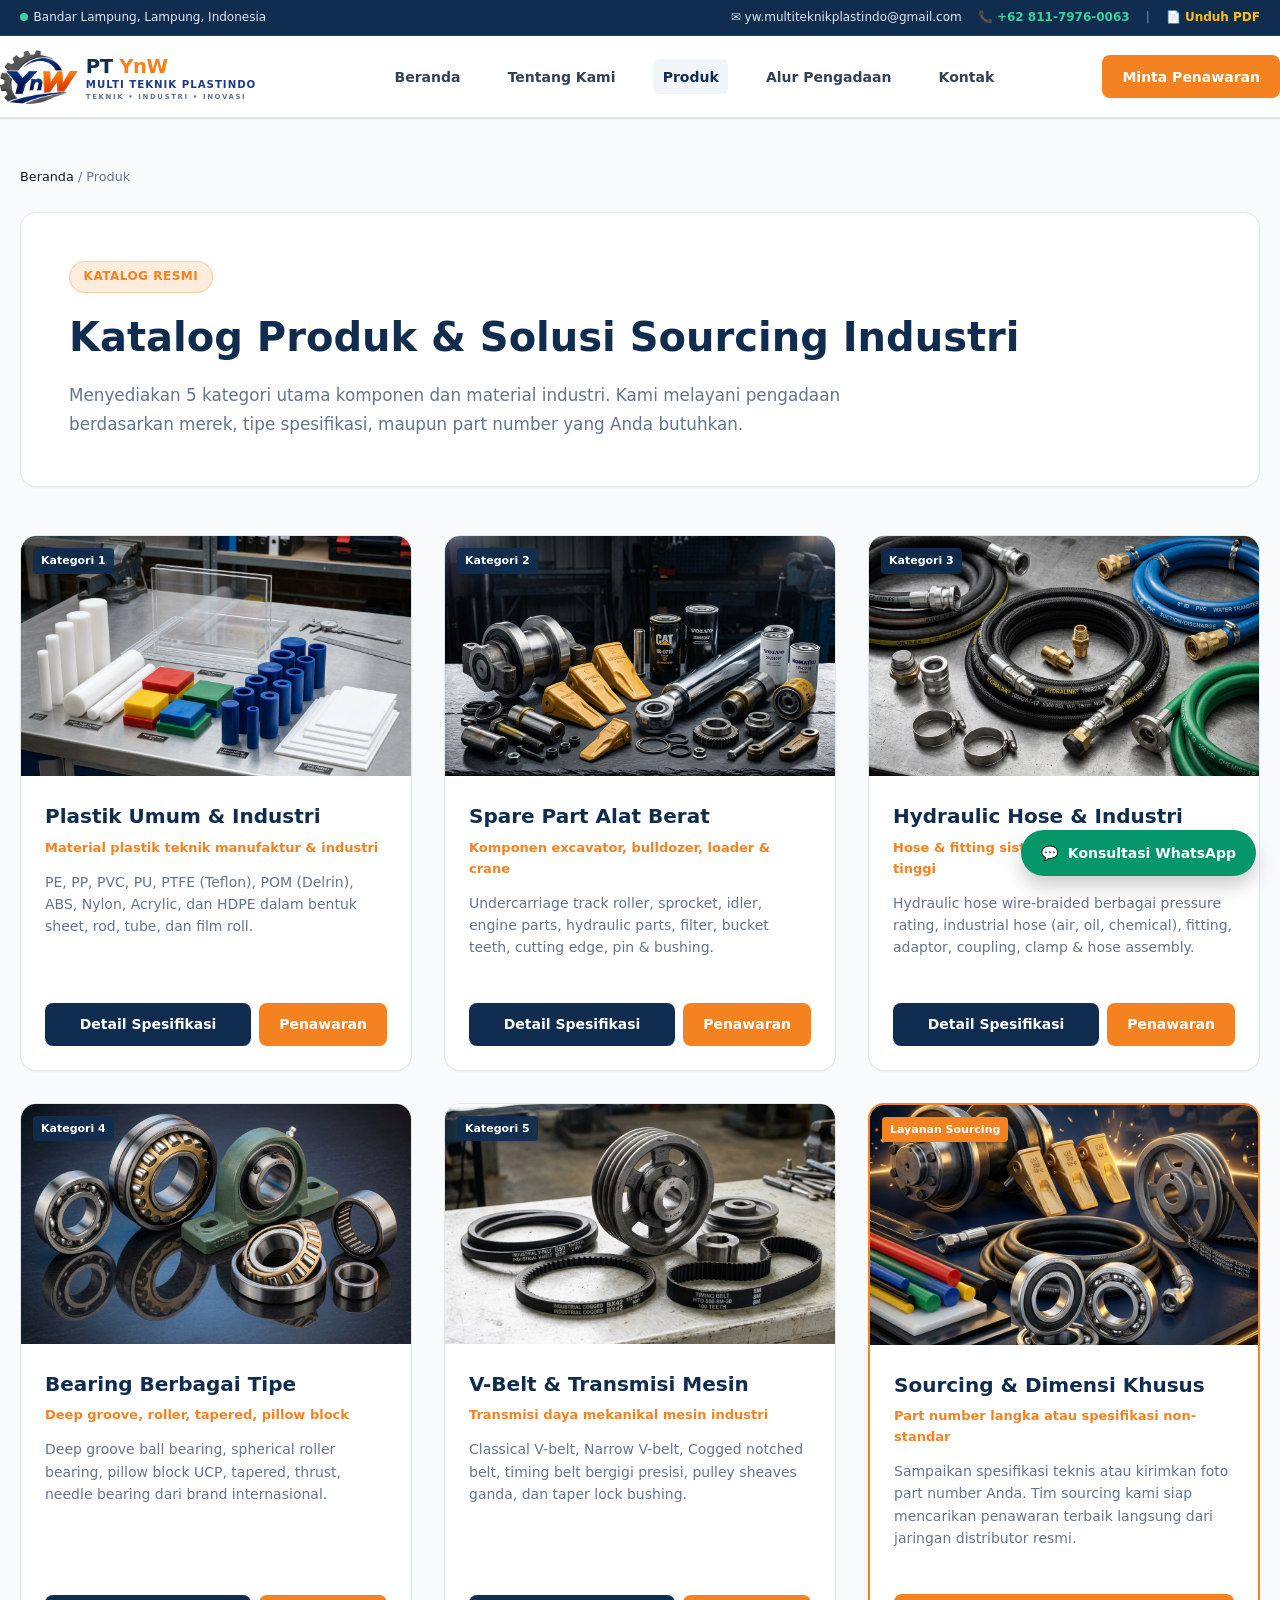
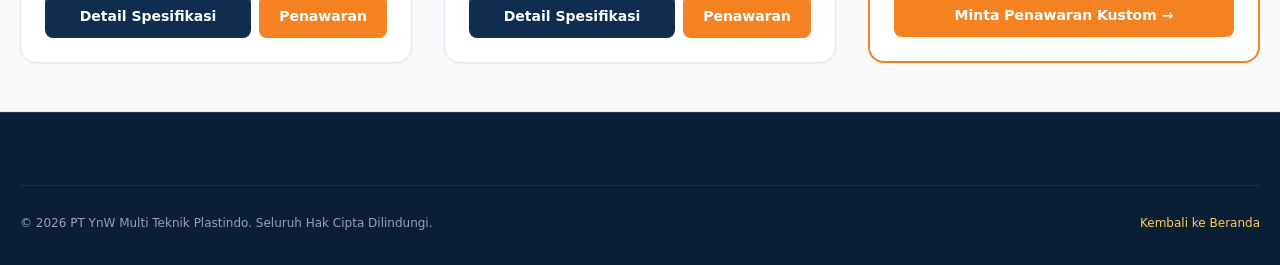
<file: produk.html>
<!DOCTYPE html>
<html lang="id">
<head>
  <meta charset="UTF-8">
  <meta name="viewport" content="width=device-width, initial-scale=1.0">
  <title>Katalog Produk & Sourcing Industri | PT YnW Multi Teknik Plastindo</title>
  <meta name="description" content="Katalog produk industri lengkap: Plastik industri, spare part alat berat, hydraulic hose, bearing, dan V-belt dari PT YnW Multi Teknik Plastindo.">
  
  <link rel="icon" href="favicon.ico" sizes="any">
  <link rel="icon" href="assets/images/icon.svg" type="image/svg+xml">
  <link rel="stylesheet" href="assets/css/styles.css">
</head>
<body>

  <!-- Top Bar -->
  <div class="top-bar">
    <div class="container top-bar-content">
      <div class="top-bar-left">
        <span><span class="status-dot"></span>Bandar Lampung, Lampung, Indonesia</span>
      </div>
      <div class="top-bar-right">
        <a href="mailto:yw.multiteknikplastindo@gmail.com" class="top-link hide-sm">
          <span>✉ yw.multiteknikplastindo@gmail.com</span>
        </a>
        <a href="https://wa.me/6281179760063" target="_blank" rel="noopener noreferrer" class="top-link" style="color: #34D399; font-weight: 700;">
          <span>📞 +62 811-7976-0063</span>
        </a>
        <span style="opacity: 0.5;">|</span>
        <a href="company-profile.pdf" download class="top-link" style="color: #FBBF24; font-weight: 600;">
          <span>📄 Unduh PDF</span>
        </a>
      </div>
    </div>
  </div>

  <!-- Header -->
  <header class="header">
    <div class="container nav-content">
      <a href="./" class="nav-logo">
        <img src="assets/images/logo.svg" alt="PT YnW Multi Teknik Plastindo Logo">
      </a>
      <nav class="nav-menu">
        <a href="./" class="nav-link">Beranda</a>
        <a href="tentang-kami" class="nav-link">Tentang Kami</a>
        <a href="produk" class="nav-link active">Produk</a>
        <a href="./#alur-pengadaan" class="nav-link">Alur Pengadaan</a>
        <a href="kontak" class="nav-link">Kontak</a>
      </nav>
      <div style="display: flex; align-items: center; gap: 0.75rem;">
        <a href="kontak" class="btn-primary hide-sm">Minta Penawaran</a>
        <button id="hamburgerBtn" class="hamburger-btn">☰</button>
      </div>
    </div>
    <div id="mobileMenu" class="mobile-menu">
      <a href="./" class="mobile-nav-link">Beranda</a>
      <a href="tentang-kami" class="mobile-nav-link">Tentang Kami</a>
      <a href="produk" class="mobile-nav-link">Katalog Produk</a>
      <a href="./#alur-pengadaan" class="mobile-nav-link">Alur Pengadaan</a>
      <a href="kontak" class="mobile-nav-link">Kontak & Penawaran</a>
    </div>
  </header>

  <!-- Content -->
  <div class="section section-slate" style="padding: 3rem 0;">
    <div class="container">
      <div style="font-size: 0.8rem; color: #64748B; margin-bottom: 1.5rem;">
        <a href="./" style="color: #0F172A;">Beranda</a> / <span>Produk</span>
      </div>

      <div style="background: #FFFFFF; border-radius: 16px; border: 1px solid var(--border-color); padding: 3rem; box-shadow: var(--shadow-sm); margin-bottom: 3rem;">
        <div class="badge badge-orange" style="margin-bottom: 0.75rem;">Katalog Resmi</div>
        <h1 style="font-size: 2.5rem; font-weight: 900; color: var(--navy-main); margin-bottom: 0.75rem;">Katalog Produk & Solusi Sourcing Industri</h1>
        <p style="color: #64748B; font-size: 1.05rem; max-width: 800px; line-height: 1.7;">
          Menyediakan 5 kategori utama komponen dan material industri. Kami melayani pengadaan berdasarkan merek, tipe spesifikasi, maupun part number yang Anda butuhkan.
        </p>
      </div>

      <div class="grid-3">
        <!-- 1. Plastik -->
        <div class="product-card">
          <div class="product-img">
            <img src="assets/images/plastik.png" alt="Plastik Industri">
            <span class="product-badge">Kategori 1</span>
          </div>
          <div class="product-body">
            <h3 class="product-name">Plastik Umum & Industri</h3>
            <p class="product-tagline">Material plastik teknik manufaktur & industri</p>
            <p class="product-desc">PE, PP, PVC, PU, PTFE (Teflon), POM (Delrin), ABS, Nylon, Acrylic, dan HDPE dalam bentuk sheet, rod, tube, dan film roll.</p>
          </div>
          <div class="product-footer">
            <a href="produk-plastik" class="btn-navy" style="flex: 1;">Detail Spesifikasi</a>
            <a href="kontak?kategori=plastik" class="btn-primary">Penawaran</a>
          </div>
        </div>

        <!-- 2. Spare Part -->
        <div class="product-card">
          <div class="product-img">
            <img src="assets/images/spare-part.png" alt="Spare Part Alat Berat">
            <span class="product-badge">Kategori 2</span>
          </div>
          <div class="product-body">
            <h3 class="product-name">Spare Part Alat Berat</h3>
            <p class="product-tagline">Komponen excavator, bulldozer, loader & crane</p>
            <p class="product-desc">Undercarriage track roller, sprocket, idler, engine parts, hydraulic parts, filter, bucket teeth, cutting edge, pin & bushing.</p>
          </div>
          <div class="product-footer">
            <a href="produk-spare-part" class="btn-navy" style="flex: 1;">Detail Spesifikasi</a>
            <a href="kontak?kategori=spare-part" class="btn-primary">Penawaran</a>
          </div>
        </div>

        <!-- 3. Hydraulic Hose -->
        <div class="product-card">
          <div class="product-img">
            <img src="assets/images/hydraulic-hose.png" alt="Hydraulic Hose">
            <span class="product-badge">Kategori 3</span>
          </div>
          <div class="product-body">
            <h3 class="product-name">Hydraulic Hose & Industri</h3>
            <p class="product-tagline">Hose & fitting sistem hidrolik bertekanan tinggi</p>
            <p class="product-desc">Hydraulic hose wire-braided berbagai pressure rating, industrial hose (air, oil, chemical), fitting, adaptor, coupling, clamp & hose assembly.</p>
          </div>
          <div class="product-footer">
            <a href="produk-hydraulic-hose" class="btn-navy" style="flex: 1;">Detail Spesifikasi</a>
            <a href="kontak?kategori=hydraulic-hose" class="btn-primary">Penawaran</a>
          </div>
        </div>

        <!-- 4. Bearing -->
        <div class="product-card">
          <div class="product-img">
            <img src="assets/images/bearing.png" alt="Bearing Teknik">
            <span class="product-badge">Kategori 4</span>
          </div>
          <div class="product-body">
            <h3 class="product-name">Bearing Berbagai Tipe</h3>
            <p class="product-tagline">Deep groove, roller, tapered, pillow block</p>
            <p class="product-desc">Deep groove ball bearing, spherical roller bearing, pillow block UCP, tapered, thrust, needle bearing dari brand internasional.</p>
          </div>
          <div class="product-footer">
            <a href="produk-bearing" class="btn-navy" style="flex: 1;">Detail Spesifikasi</a>
            <a href="kontak?kategori=bearing" class="btn-primary">Penawaran</a>
          </div>
        </div>

        <!-- 5. V-Belt -->
        <div class="product-card">
          <div class="product-img">
            <img src="assets/images/v-belt.png" alt="V-Belt Transmisi">
            <span class="product-badge">Kategori 5</span>
          </div>
          <div class="product-body">
            <h3 class="product-name">V-Belt & Transmisi Mesin</h3>
            <p class="product-tagline">Transmisi daya mekanikal mesin industri</p>
            <p class="product-desc">Classical V-belt, Narrow V-belt, Cogged notched belt, timing belt bergigi presisi, pulley sheaves ganda, dan taper lock bushing.</p>
          </div>
          <div class="product-footer">
            <a href="produk-v-belt" class="btn-navy" style="flex: 1;">Detail Spesifikasi</a>
            <a href="kontak?kategori=v-belt" class="btn-primary">Penawaran</a>
          </div>
        </div>

        <!-- 6. Sourcing Help -->
        <div class="product-card" style="border: 2px solid var(--orange-main);">
          <div class="product-img">
            <img src="assets/images/hero-composition.jpg" alt="Layanan Sourcing Industri">
            <span class="product-badge" style="background-color: var(--orange-main); color: #FFFFFF;">Layanan Sourcing</span>
          </div>
          <div class="product-body">
            <h3 class="product-name">Sourcing & Dimensi Khusus</h3>
            <p class="product-tagline">Part number langka atau spesifikasi non-standar</p>
            <p class="product-desc">Sampaikan spesifikasi teknis atau kirimkan foto part number Anda. Tim sourcing kami siap mencarikan penawaran terbaik langsung dari jaringan distributor resmi.</p>
          </div>
          <div class="product-footer">
            <a href="kontak" class="btn-primary" style="flex: 1; text-align: center; justify-content: center;">Minta Penawaran Kustom →</a>
          </div>
        </div>
      </div>
    </div>
  </div>

  <footer class="footer">
    <div class="container">
      <div class="footer-bottom">
        <p>&copy; 2026 PT YnW Multi Teknik Plastindo. Seluruh Hak Cipta Dilindungi.</p>
        <p><a href="./" style="color: #FCD34D;">Kembali ke Beranda</a></p>
      </div>
    </div>
  </footer>

  <a href="https://wa.me/6281179760063" target="_blank" rel="noopener noreferrer" class="whatsapp-float">
    <span>💬</span>
    <span>Konsultasi WhatsApp</span>
  </a>

  <script src="assets/js/main.js"></script>
</body>
</html>
</file>
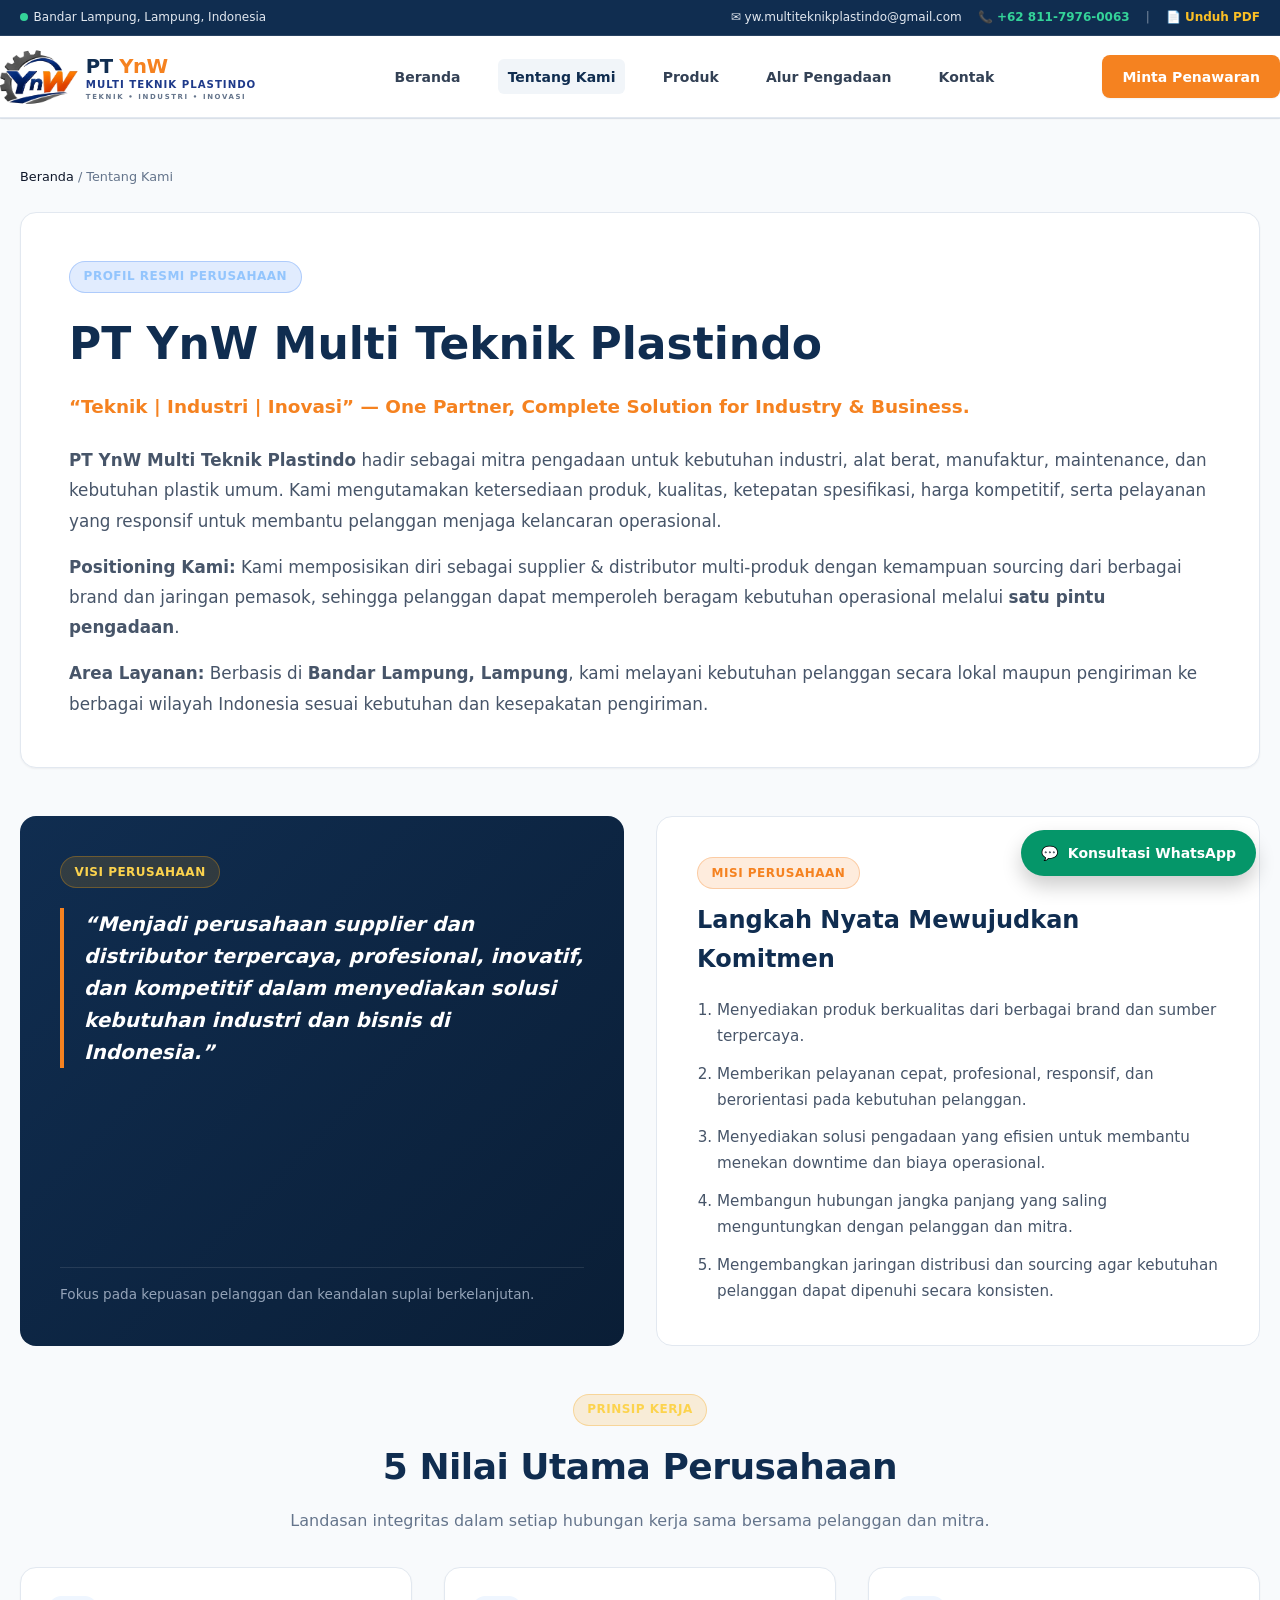
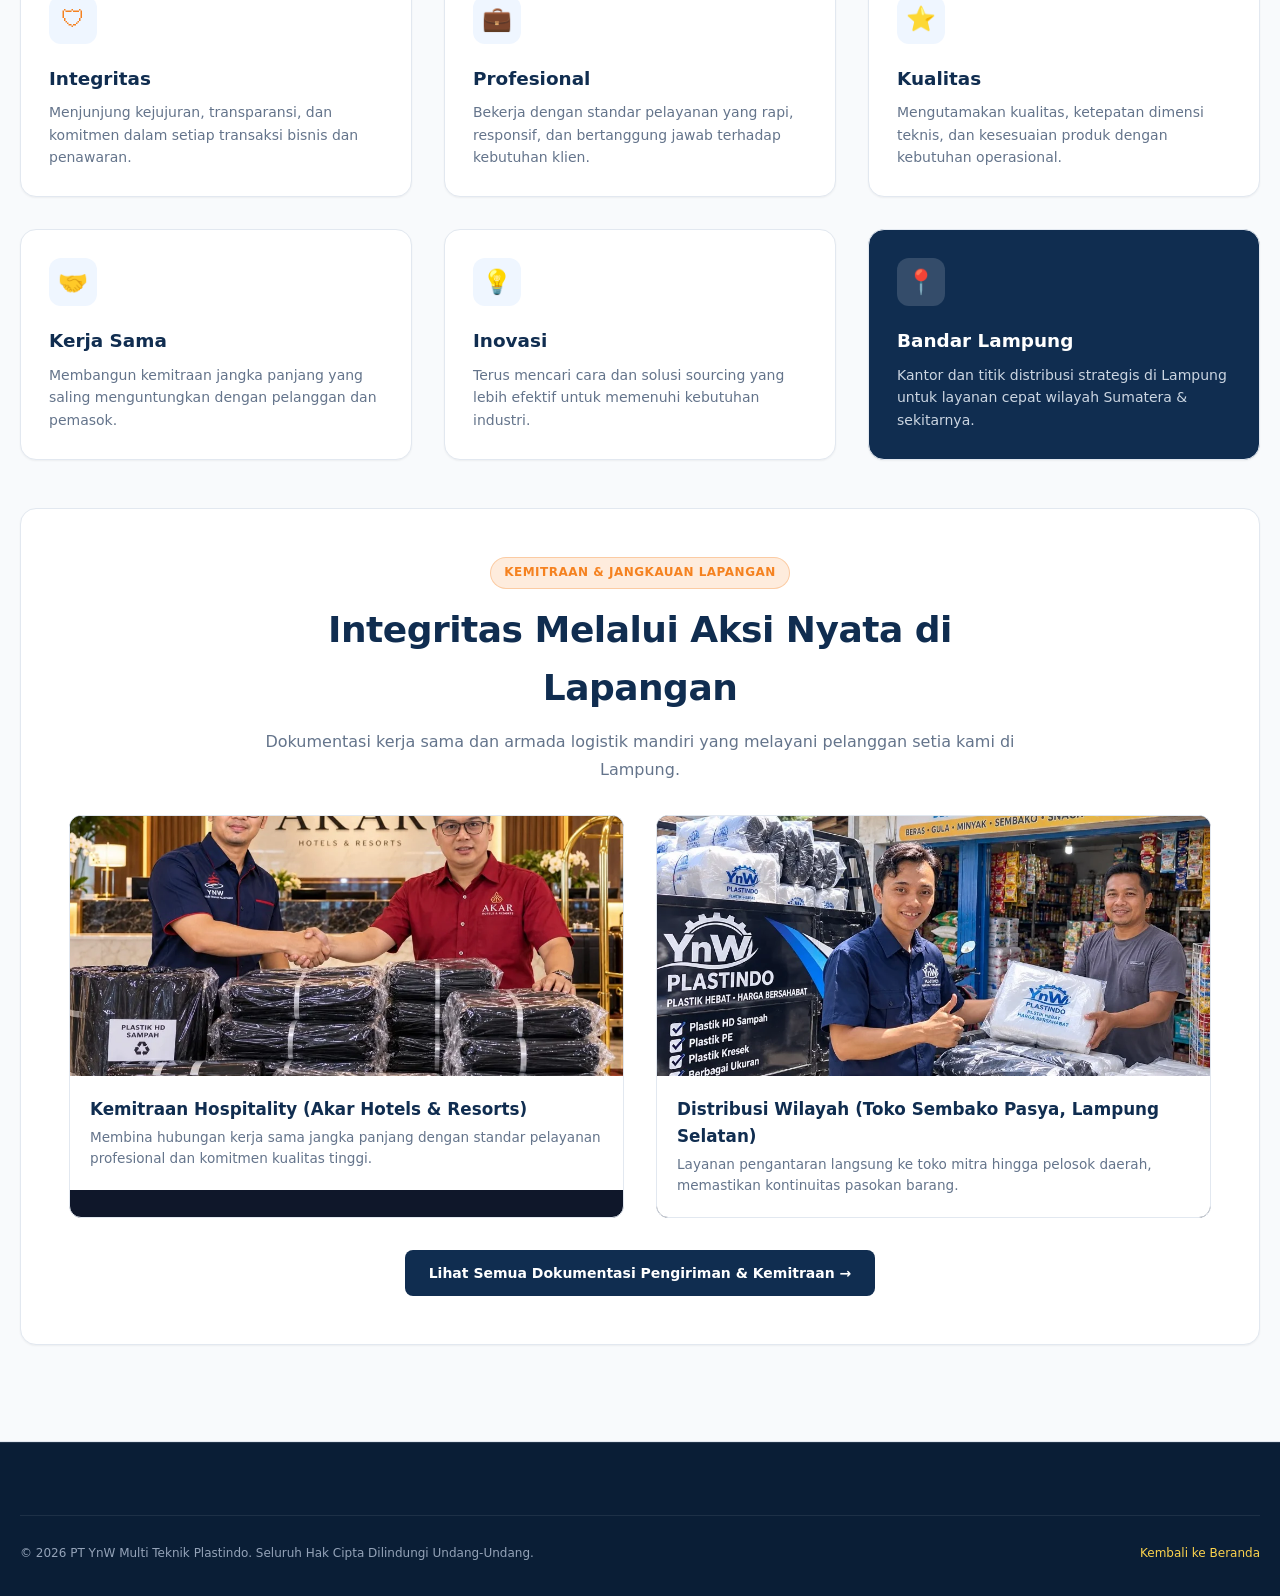
<file: tentang-kami.html>
<!DOCTYPE html>
<html lang="id">
<head>
  <meta charset="UTF-8">
  <meta name="viewport" content="width=device-width, initial-scale=1.0">
  <title>Tentang Kami | PT YnW Multi Teknik Plastindo</title>
  <meta name="description" content="Profil resmi, Visi, Misi, dan 5 Nilai Perusahaan PT YnW Multi Teknik Plastindo - Supplier & Distributor industri di Bandar Lampung, Lampung.">
  
  <link rel="icon" href="favicon.ico" sizes="any">
  <link rel="icon" href="assets/images/icon.svg" type="image/svg+xml">
  <link rel="stylesheet" href="assets/css/styles.css">
</head>
<body>

  <!-- Top Bar -->
  <div class="top-bar">
    <div class="container top-bar-content">
      <div class="top-bar-left">
        <span><span class="status-dot"></span>Bandar Lampung, Lampung, Indonesia</span>
      </div>
      <div class="top-bar-right">
        <a href="mailto:yw.multiteknikplastindo@gmail.com" class="top-link hide-sm">
          <span>✉ yw.multiteknikplastindo@gmail.com</span>
        </a>
        <a href="https://wa.me/6281179760063" target="_blank" rel="noopener noreferrer" class="top-link" style="color: #34D399; font-weight: 700;">
          <span>📞 +62 811-7976-0063</span>
        </a>
        <span style="opacity: 0.5;">|</span>
        <a href="company-profile.pdf" download class="top-link" style="color: #FBBF24; font-weight: 600;">
          <span>📄 Unduh PDF</span>
        </a>
      </div>
    </div>
  </div>

  <!-- Header -->
  <header class="header">
    <div class="container nav-content">
      <a href="./" class="nav-logo">
        <img src="assets/images/logo.svg" alt="PT YnW Multi Teknik Plastindo Logo">
      </a>
      <nav class="nav-menu">
        <a href="./" class="nav-link">Beranda</a>
        <a href="tentang-kami" class="nav-link active">Tentang Kami</a>
        <a href="produk" class="nav-link">Produk</a>
        <a href="./#alur-pengadaan" class="nav-link">Alur Pengadaan</a>
        <a href="kontak" class="nav-link">Kontak</a>
      </nav>
      <div style="display: flex; align-items: center; gap: 0.75rem;">
        <a href="kontak" class="btn-primary hide-sm">Minta Penawaran</a>
        <button id="hamburgerBtn" class="hamburger-btn">☰</button>
      </div>
    </div>
    <div id="mobileMenu" class="mobile-menu">
      <a href="./" class="mobile-nav-link">Beranda</a>
      <a href="tentang-kami" class="mobile-nav-link">Tentang Kami</a>
      <a href="produk" class="mobile-nav-link">Katalog Produk</a>
      <a href="./#alur-pengadaan" class="mobile-nav-link">Alur Pengadaan</a>
      <a href="kontak" class="mobile-nav-link">Kontak & Penawaran</a>
    </div>
  </header>

  <!-- Page Content -->
  <div class="section section-slate" style="padding: 3rem 0;">
    <div class="container">
      <div style="font-size: 0.8rem; color: #64748B; margin-bottom: 1.5rem;">
        <a href="./" style="color: #0F172A;">Beranda</a> / <span>Tentang Kami</span>
      </div>

      <!-- Company Profile -->
      <div style="background: #FFFFFF; border-radius: 16px; border: 1px solid var(--border-color); padding: 3rem; box-shadow: var(--shadow-sm); margin-bottom: 3rem;">
        <div class="badge badge-blue" style="margin-bottom: 1rem;">Profil Resmi Perusahaan</div>
        <h1 style="font-size: 2.75rem; font-weight: 900; color: var(--navy-main); margin-bottom: 0.75rem;">PT YnW Multi Teknik Plastindo</h1>
        <p style="font-size: 1.15rem; color: var(--orange-main); font-weight: 700; margin-bottom: 1.5rem;">“Teknik | Industri | Inovasi” — One Partner, Complete Solution for Industry & Business.</p>
        
        <div style="color: #475569; font-size: 1.05rem; line-height: 1.8; display: flex; flex-direction: column; gap: 1rem;">
          <p>
            <strong>PT YnW Multi Teknik Plastindo</strong> hadir sebagai mitra pengadaan untuk kebutuhan industri, alat berat, manufaktur, maintenance, dan kebutuhan plastik umum. Kami mengutamakan ketersediaan produk, kualitas, ketepatan spesifikasi, harga kompetitif, serta pelayanan yang responsif untuk membantu pelanggan menjaga kelancaran operasional.
          </p>
          <p>
            <strong>Positioning Kami:</strong> Kami memposisikan diri sebagai supplier & distributor multi-produk dengan kemampuan sourcing dari berbagai brand dan jaringan pemasok, sehingga pelanggan dapat memperoleh beragam kebutuhan operasional melalui <strong>satu pintu pengadaan</strong>.
          </p>
          <p>
            <strong>Area Layanan:</strong> Berbasis di <strong>Bandar Lampung, Lampung</strong>, kami melayani kebutuhan pelanggan secara lokal maupun pengiriman ke berbagai wilayah Indonesia sesuai kebutuhan dan kesepakatan pengiriman.
          </p>
        </div>
      </div>

      <!-- Visi & Misi -->
      <div class="grid-2" style="margin-bottom: 3rem; align-items: stretch;">
        <div style="background: linear-gradient(135deg, var(--navy-main) 0%, var(--navy-dark) 100%); color: #FFF; padding: 2.5rem; border-radius: 16px; display: flex; flex-direction: column; justify-content: space-between;">
          <div>
            <div class="badge badge-amber" style="margin-bottom: 1.25rem;">Visi Perusahaan</div>
            <blockquote style="font-size: 1.25rem; font-weight: 700; line-height: 1.6; border-left: 4px solid var(--orange-main); padding-left: 1.25rem; margin-bottom: 1.5rem; font-style: italic;">
              “Menjadi perusahaan supplier dan distributor terpercaya, profesional, inovatif, dan kompetitif dalam menyediakan solusi kebutuhan industri dan bisnis di Indonesia.”
            </blockquote>
          </div>
          <p style="color: #94A3B8; font-size: 0.85rem; border-top: 1px solid rgba(255,255,255,0.1); padding-top: 1rem;">
            Fokus pada kepuasan pelanggan dan keandalan suplai berkelanjutan.
          </p>
        </div>

        <div style="background: #FFF; border: 1px solid var(--border-color); padding: 2.5rem; border-radius: 16px;">
          <div class="badge badge-orange" style="margin-bottom: 0.75rem;">Misi Perusahaan</div>
          <h3 style="font-size: 1.5rem; font-weight: 800; color: var(--navy-main); margin-bottom: 1.25rem;">Langkah Nyata Mewujudkan Komitmen</h3>
          <ol style="color: #475569; font-size: 0.95rem; line-height: 1.7; padding-left: 1.25rem; display: flex; flex-direction: column; gap: 0.75rem;">
            <li>Menyediakan produk berkualitas dari berbagai brand dan sumber terpercaya.</li>
            <li>Memberikan pelayanan cepat, profesional, responsif, dan berorientasi pada kebutuhan pelanggan.</li>
            <li>Menyediakan solusi pengadaan yang efisien untuk membantu menekan downtime dan biaya operasional.</li>
            <li>Membangun hubungan jangka panjang yang saling menguntungkan dengan pelanggan dan mitra.</li>
            <li>Mengembangkan jaringan distribusi dan sourcing agar kebutuhan pelanggan dapat dipenuhi secara konsisten.</li>
          </ol>
        </div>
      </div>

      <!-- 5 Nilai Perusahaan -->
      <div style="margin-bottom: 3rem;">
        <div class="section-header" style="margin-bottom: 2rem;">
          <div class="badge badge-amber">Prinsip Kerja</div>
          <h2 class="section-title">5 Nilai Utama Perusahaan</h2>
          <p class="section-desc">Landasan integritas dalam setiap hubungan kerja sama bersama pelanggan dan mitra.</p>
        </div>

        <div class="grid-3">
          <div class="adv-card">
            <div class="adv-icon">🛡</div>
            <h3 class="adv-title">Integritas</h3>
            <p class="adv-desc">Menjunjung kejujuran, transparansi, dan komitmen dalam setiap transaksi bisnis dan penawaran.</p>
          </div>
          <div class="adv-card">
            <div class="adv-icon">💼</div>
            <h3 class="adv-title">Profesional</h3>
            <p class="adv-desc">Bekerja dengan standar pelayanan yang rapi, responsif, dan bertanggung jawab terhadap kebutuhan klien.</p>
          </div>
          <div class="adv-card">
            <div class="adv-icon">⭐</div>
            <h3 class="adv-title">Kualitas</h3>
            <p class="adv-desc">Mengutamakan kualitas, ketepatan dimensi teknis, dan kesesuaian produk dengan kebutuhan operasional.</p>
          </div>
          <div class="adv-card">
            <div class="adv-icon">🤝</div>
            <h3 class="adv-title">Kerja Sama</h3>
            <p class="adv-desc">Membangun kemitraan jangka panjang yang saling menguntungkan dengan pelanggan dan pemasok.</p>
          </div>
          <div class="adv-card">
            <div class="adv-icon">💡</div>
            <h3 class="adv-title">Inovasi</h3>
            <p class="adv-desc">Terus mencari cara dan solusi sourcing yang lebih efektif untuk memenuhi kebutuhan industri.</p>
          </div>
          <div class="adv-card" style="background: var(--navy-main); color: #FFF;">
            <div class="adv-icon" style="background: rgba(255,255,255,0.15); color: #FCD34D;">📍</div>
            <h3 class="adv-title" style="color: #FFF;">Bandar Lampung</h3>
            <p class="adv-desc" style="color: #CBD5E1;">Kantor dan titik distribusi strategis di Lampung untuk layanan cepat wilayah Sumatera & sekitarnya.</p>
          </div>
        </div>
      </div>

      <!-- Bukti Nyata Kemitraan & Jangkauan Pengiriman -->
      <div style="background: #FFFFFF; border-radius: 16px; border: 1px solid var(--border-color); padding: 3rem; box-shadow: var(--shadow-sm); margin-bottom: 3rem;">
        <div class="section-header" style="margin-bottom: 2rem;">
          <div class="badge badge-orange">Kemitraan & Jangkauan Lapangan</div>
          <h2 class="section-title">Integritas Melalui Aksi Nyata di Lapangan</h2>
          <p class="section-desc">Dokumentasi kerja sama dan armada logistik mandiri yang melayani pelanggan setia kami di Lampung.</p>
        </div>

        <div class="grid-2" style="gap: 2rem; margin-bottom: 2rem;">
          <div style="border-radius: 12px; overflow: hidden; border: 1px solid #E2E8F0; background: #0F172A;">
            <img src="assets/images/kemitraan-akar-hotel.webp" alt="Kemitraan Resmi PT YnW dengan Akar Hotels & Resorts" style="width: 100%; height: 260px; object-fit: cover;" loading="lazy">
            <div style="padding: 1.25rem; background: #FFF;">
              <strong style="color: var(--navy-main); font-size: 1.05rem; display: block; margin-bottom: 4px;">Kemitraan Hospitality (Akar Hotels & Resorts)</strong>
              <p style="font-size: 0.85rem; color: #64748B;">Membina hubungan kerja sama jangka panjang dengan standar pelayanan profesional dan komitmen kualitas tinggi.</p>
            </div>
          </div>

          <div style="border-radius: 12px; overflow: hidden; border: 1px solid #E2E8F0; background: #0F172A;">
            <img src="assets/images/distribusi-lampung-selatan.webp" alt="Armada Pengiriman PT YnW di Lampung Selatan" style="width: 100%; height: 260px; object-fit: cover;" loading="lazy">
            <div style="padding: 1.25rem; background: #FFF;">
              <strong style="color: var(--navy-main); font-size: 1.05rem; display: block; margin-bottom: 4px;">Distribusi Wilayah (Toko Sembako Pasya, Lampung Selatan)</strong>
              <p style="font-size: 0.85rem; color: #64748B;">Layanan pengantaran langsung ke toko mitra hingga pelosok daerah, memastikan kontinuitas pasokan barang.</p>
            </div>
          </div>
        </div>

        <div style="text-align: center;">
          <a href="./#dokumentasi" class="btn-navy" style="padding: 0.75rem 1.5rem;">Lihat Semua Dokumentasi Pengiriman & Kemitraan →</a>
        </div>
      </div>

    </div>
  </div>

  <!-- Footer -->
  <footer class="footer">
    <div class="container">
      <div class="footer-bottom">
        <p>&copy; 2026 PT YnW Multi Teknik Plastindo. Seluruh Hak Cipta Dilindungi Undang-Undang.</p>
        <p><a href="./" style="color: #FCD34D;">Kembali ke Beranda</a></p>
      </div>
    </div>
  </footer>

  <a href="https://wa.me/6281179760063" target="_blank" rel="noopener noreferrer" class="whatsapp-float">
    <span>💬</span>
    <span>Konsultasi WhatsApp</span>
  </a>

  <script src="assets/js/main.js"></script>
</body>
</html>
</file>
<file: assets/css/styles.css>
/* ============================================================
   PT YnW Multi Teknik Plastindo - Corporate Industrial Styling
   Clean, modern, responsive CSS without build dependencies
   ============================================================ */

:root {
  --navy-main: #102D50;
  --navy-dark: #0A1E36;
  --navy-deep: #071628;
  --navy-light: #1A4275;
  --orange-main: #F58220;
  --orange-hover: #E07316;
  --orange-light: #FFF7ED;
  --bg-slate: #F8FAFC;
  --border-color: #E2E8F0;
  --text-main: #1E293B;
  --text-muted: #64748B;
  --radius-sm: 8px;
  --radius-md: 12px;
  --radius-lg: 16px;
  --radius-full: 9999px;
  --shadow-sm: 0 1px 2px 0 rgba(0, 0, 0, 0.05);
  --shadow-md: 0 4px 6px -1px rgba(0, 0, 0, 0.1), 0 2px 4px -2px rgba(0, 0, 0, 0.1);
  --shadow-lg: 0 10px 15px -3px rgba(16, 45, 80, 0.1), 0 4px 6px -4px rgba(16, 45, 80, 0.1);
}

*, *::before, *::after {
  box-sizing: border-box;
  margin: 0;
  padding: 0;
}

html {
  scroll-behavior: smooth;
}

body {
  font-family: system-ui, -apple-system, BlinkMacSystemFont, 'Segoe UI', Roboto, Helvetica, Arial, sans-serif;
  color: var(--text-main);
  background-color: #FFFFFF;
  line-height: 1.6;
  overflow-x: hidden;
}

a {
  text-decoration: none;
  color: inherit;
  transition: all 0.2s ease;
}

img, svg {
  max-width: 100%;
  height: auto;
  display: block;
}

.container {
  width: 100%;
  max-width: 1280px;
  margin-left: auto;
  margin-right: auto;
  padding-left: 1.25rem;
  padding-right: 1.25rem;
}

/* ============================================================
   TOP BAR & HEADER
   ============================================================ */
.top-bar {
  background-color: var(--navy-main);
  color: #E2E8F0;
  font-size: 0.75rem;
  padding: 0.5rem 0;
  border-bottom: 1px solid rgba(255, 255, 255, 0.1);
}

.top-bar-content {
  display: flex;
  flex-wrap: wrap;
  align-items: center;
  justify-content: space-between;
  gap: 0.5rem;
}

.top-bar-left {
  display: flex;
  align-items: center;
  gap: 0.75rem;
}

.status-dot {
  width: 8px;
  height: 8px;
  background-color: #34D399;
  border-radius: 50%;
  display: inline-block;
  margin-right: 0.35rem;
}

.top-bar-right {
  display: flex;
  align-items: center;
  gap: 1rem;
  margin-left: auto;
}

.top-link {
  display: inline-flex;
  align-items: center;
  gap: 0.35rem;
  color: #E2E8F0;
}

.top-link:hover {
  color: #FFFFFF;
  text-decoration: underline;
}

.header {
  position: sticky;
  top: 0;
  z-index: 50;
  background: #FFFFFF;
  box-shadow: var(--shadow-sm);
  border-bottom: 1px solid var(--border-color);
}

.nav-content {
  display: flex;
  align-items: center;
  justify-content: space-between;
  padding: 0.85rem 0;
}

.nav-logo {
  display: flex;
  align-items: center;
}

.nav-logo img {
  height: 54px;
  width: auto;
  transition: transform 0.2s ease;
}

.nav-logo:hover img {
  transform: scale(1.02);
}

.nav-menu {
  display: flex;
  align-items: center;
  gap: 1.75rem;
}

.nav-link {
  font-size: 0.875rem;
  font-weight: 600;
  color: #334155;
  padding: 0.4rem 0.6rem;
  border-radius: 6px;
}

.nav-link:hover, .nav-link.active {
  color: var(--navy-main);
  background-color: #F1F5F9;
}

.btn-primary {
  display: inline-flex;
  align-items: center;
  justify-content: center;
  gap: 0.5rem;
  background-color: var(--orange-main);
  color: #FFFFFF;
  font-weight: 700;
  font-size: 0.875rem;
  padding: 0.65rem 1.25rem;
  border-radius: var(--radius-sm);
  border: none;
  cursor: pointer;
  box-shadow: var(--shadow-sm);
  transition: all 0.2s ease;
}

.btn-primary:hover {
  background-color: var(--orange-hover);
  transform: translateY(-1px);
  box-shadow: var(--shadow-md);
}

.btn-secondary {
  display: inline-flex;
  align-items: center;
  justify-content: center;
  gap: 0.5rem;
  background-color: rgba(255, 255, 255, 0.12);
  color: #FFFFFF;
  font-weight: 600;
  font-size: 0.875rem;
  padding: 0.65rem 1.25rem;
  border-radius: var(--radius-sm);
  border: 1px solid rgba(255, 255, 255, 0.25);
  cursor: pointer;
  transition: all 0.2s ease;
}

.btn-secondary:hover {
  background-color: rgba(255, 255, 255, 0.2);
}

.btn-outline-dark {
  display: inline-flex;
  align-items: center;
  justify-content: center;
  gap: 0.5rem;
  background-color: #FFFFFF;
  color: var(--navy-main);
  font-weight: 600;
  font-size: 0.875rem;
  padding: 0.65rem 1.25rem;
  border-radius: var(--radius-sm);
  border: 1px solid var(--border-color);
  cursor: pointer;
  transition: all 0.2s ease;
}

.btn-outline-dark:hover {
  background-color: #F1F5F9;
}

.btn-navy {
  display: inline-flex;
  align-items: center;
  justify-content: center;
  gap: 0.5rem;
  background-color: var(--navy-main);
  color: #FFFFFF;
  font-weight: 600;
  font-size: 0.875rem;
  padding: 0.65rem 1.25rem;
  border-radius: var(--radius-sm);
  border: none;
  cursor: pointer;
  transition: all 0.2s ease;
}

.btn-navy:hover {
  background-color: var(--navy-light);
}

.hamburger-btn {
  display: none;
  background: #F8FAFC;
  border: 1px solid var(--border-color);
  border-radius: var(--radius-sm);
  padding: 0.4rem 0.65rem;
  font-size: 1.35rem;
  line-height: 1;
  color: var(--navy-main);
  cursor: pointer;
  transition: all 0.2s ease;
}

.hamburger-btn:hover {
  background: #EDF2F7;
  border-color: var(--navy-light);
}

/* Mobile Drawer */
.mobile-menu {
  display: none;
  background-color: #FFFFFF;
  border-top: 1px solid var(--border-color);
  padding: 1rem 1.25rem 1.5rem 1.25rem;
  box-shadow: 0 16px 24px -8px rgba(16, 45, 80, 0.15);
  animation: mobileMenuSlide 0.2s ease-out;
}

@keyframes mobileMenuSlide {
  from { opacity: 0; transform: translateY(-8px); }
  to { opacity: 1; transform: translateY(0); }
}

.mobile-menu.open {
  display: block;
}

.mobile-nav-link {
  display: block;
  padding: 0.85rem 0.5rem;
  font-weight: 600;
  font-size: 0.95rem;
  color: var(--navy-main);
  border-bottom: 1px solid #F1F5F9;
  transition: all 0.2s ease;
}

.mobile-nav-link:hover, .mobile-nav-link.active {
  color: var(--orange-main);
  background-color: #FFF7ED;
  padding-left: 0.85rem;
  border-radius: 6px;
}

/* ============================================================
   HERO SECTION
   ============================================================ */
.hero {
  position: relative;
  background-color: var(--navy-main);
  color: #FFFFFF;
  padding: 4.5rem 0;
  overflow: hidden;
  border-bottom: 1px solid rgba(255, 255, 255, 0.1);
}

.hero-grid {
  display: grid;
  grid-template-columns: 1.2fr 0.9fr;
  gap: 3rem;
  align-items: center;
}

.badge {
  display: inline-flex;
  align-items: center;
  gap: 0.4rem;
  padding: 0.35rem 0.85rem;
  border-radius: var(--radius-full);
  font-size: 0.75rem;
  font-weight: 700;
  text-transform: uppercase;
  letter-spacing: 0.5px;
}

.badge-amber {
  background-color: rgba(245, 158, 11, 0.15);
  color: #FCD34D;
  border: 1px solid rgba(245, 158, 11, 0.3);
}

.badge-blue {
  background-color: rgba(59, 130, 246, 0.15);
  color: #93C5FD;
  border: 1px solid rgba(59, 130, 246, 0.3);
}

.badge-orange {
  background-color: rgba(245, 130, 32, 0.15);
  color: var(--orange-main);
  border: 1px solid rgba(245, 130, 32, 0.3);
}

.hero-title {
  font-size: 2.75rem;
  font-weight: 900;
  line-height: 1.15;
  margin: 1.25rem 0 1rem 0;
  letter-spacing: -0.5px;
}

.hero-title span {
  color: var(--orange-main);
}

.hero-desc {
  font-size: 1.05rem;
  color: #CBD5E1;
  line-height: 1.7;
  max-width: 620px;
  margin-bottom: 1.5rem;
}

.hero-features {
  display: grid;
  grid-template-columns: repeat(3, 1fr);
  gap: 0.75rem;
  margin-bottom: 2rem;
}

.feature-box {
  background-color: rgba(15, 23, 42, 0.45);
  border: 1px solid rgba(255, 255, 255, 0.1);
  padding: 0.75rem;
  border-radius: var(--radius-sm);
  font-size: 0.75rem;
  display: flex;
  align-items: center;
  gap: 0.5rem;
  color: #E2E8F0;
}

.hero-btns {
  display: flex;
  flex-wrap: wrap;
  align-items: center;
  gap: 1rem;
}

.hero-image-box {
  position: relative;
  border-radius: var(--radius-lg);
  overflow: hidden;
  border: 2px solid rgba(255, 255, 255, 0.15);
  box-shadow: 0 25px 50px -12px rgba(0, 0, 0, 0.5);
  background-color: var(--navy-dark);
}

.hero-image-box img {
  width: 100%;
  aspect-ratio: 1 / 1;
  object-fit: cover;
  transition: transform 0.5s ease;
}

.hero-image-box:hover img {
  transform: scale(1.03);
}

.hero-caption {
  position: absolute;
  bottom: 1rem;
  left: 1rem;
  right: 1rem;
  background: rgba(10, 30, 54, 0.92);
  backdrop-filter: blur(8px);
  padding: 1rem;
  border-radius: var(--radius-md);
  border: 1px solid rgba(255, 255, 255, 0.15);
}

/* ============================================================
   SECTIONS & CARDS
   ============================================================ */
.section {
  padding: 5rem 0;
}

.section-slate {
  background-color: var(--bg-slate);
  border-top: 1px solid var(--border-color);
  border-bottom: 1px solid var(--border-color);
}

.section-header {
  text-align: center;
  max-width: 750px;
  margin: 0 auto 3.5rem auto;
}

.section-title {
  font-size: 2.25rem;
  font-weight: 800;
  color: var(--navy-main);
  margin-top: 0.75rem;
  margin-bottom: 0.75rem;
  letter-spacing: -0.5px;
}

.section-desc {
  font-size: 1rem;
  color: var(--text-muted);
  line-height: 1.7;
}

.grid-3 {
  display: grid;
  grid-template-columns: repeat(3, 1fr);
  gap: 2rem;
}

.grid-2 {
  display: grid;
  grid-template-columns: repeat(2, 1fr);
  gap: 2rem;
}

.grid-5 {
  display: grid;
  grid-template-columns: repeat(5, 1fr);
  gap: 1.5rem;
}

.grid-6 {
  display: grid;
  grid-template-columns: repeat(6, 1fr);
  gap: 1rem;
}

/* Product Card */
.product-card {
  background: #FFFFFF;
  border-radius: var(--radius-lg);
  border: 1px solid var(--border-color);
  overflow: hidden;
  display: flex;
  flex-direction: column;
  justify-content: space-between;
  box-shadow: var(--shadow-sm);
  transition: all 0.25s ease;
}

.product-card:hover {
  transform: translateY(-4px);
  box-shadow: var(--shadow-lg);
  border-color: rgba(16, 45, 80, 0.25);
}

.product-img {
  width: 100%;
  height: 240px;
  background-color: #F1F5F9;
  overflow: hidden;
  position: relative;
}

.product-img img {
  width: 100%;
  height: 100%;
  object-fit: cover;
  transition: transform 0.4s ease;
}

.product-card:hover .product-img img {
  transform: scale(1.05);
}

.product-badge {
  position: absolute;
  top: 0.75rem;
  left: 0.75rem;
  background-color: rgba(16, 45, 80, 0.9);
  color: #FFFFFF;
  font-size: 0.6875rem;
  font-weight: 700;
  padding: 0.25rem 0.5rem;
  border-radius: 4px;
}

.product-body {
  padding: 1.5rem;
  flex: 1;
}

.product-name {
  font-size: 1.25rem;
  font-weight: 800;
  color: var(--navy-main);
  margin-bottom: 0.35rem;
}

.product-tagline {
  font-size: 0.8125rem;
  color: var(--orange-main);
  font-weight: 600;
  margin-bottom: 0.75rem;
}

.product-desc {
  font-size: 0.875rem;
  color: var(--text-muted);
  line-height: 1.6;
  margin-bottom: 1.25rem;
}

.product-list {
  list-style: none;
  font-size: 0.8125rem;
  color: #334155;
  border-top: 1px solid #F1F5F9;
  padding-top: 0.75rem;
}

.product-list li {
  margin-bottom: 0.4rem;
  display: flex;
  align-items: center;
  gap: 0.5rem;
}

.product-footer {
  padding: 1.5rem;
  padding-top: 0;
  display: flex;
  gap: 0.5rem;
}

/* Advantage Card */
.adv-card {
  background: #FFFFFF;
  padding: 1.75rem;
  border-radius: var(--radius-lg);
  border: 1px solid var(--border-color);
  box-shadow: var(--shadow-sm);
  transition: all 0.25s ease;
}

.adv-card:hover {
  transform: translateY(-3px);
  box-shadow: var(--shadow-md);
}

.adv-icon {
  width: 48px;
  height: 48px;
  border-radius: var(--radius-md);
  background-color: #EFF6FF;
  color: var(--orange-main);
  display: flex;
  align-items: center;
  justify-content: center;
  font-size: 1.5rem;
  margin-bottom: 1.25rem;
}

.adv-title {
  font-size: 1.15rem;
  font-weight: 700;
  color: var(--navy-main);
  margin-bottom: 0.5rem;
}

.adv-desc {
  font-size: 0.875rem;
  color: var(--text-muted);
  line-height: 1.6;
}

/* Step Card */
.step-card {
  background-color: var(--bg-slate);
  border: 1px solid var(--border-color);
  border-radius: var(--radius-lg);
  padding: 1.5rem;
  position: relative;
  transition: all 0.2s ease;
}

.step-card:hover {
  background: #FFFFFF;
  border-color: var(--navy-main);
  box-shadow: var(--shadow-md);
}

.step-num {
  font-size: 2rem;
  font-weight: 900;
  color: #CBD5E1;
  margin-bottom: 0.75rem;
}

.step-card:hover .step-num {
  color: var(--orange-main);
}

.step-title {
  font-size: 1rem;
  font-weight: 700;
  color: var(--navy-main);
  margin-bottom: 0.5rem;
}

.step-desc {
  font-size: 0.8125rem;
  color: var(--text-muted);
  line-height: 1.6;
}

/* Brand Badge */
.brand-badge {
  background: #FFFFFF;
  border: 1px solid var(--border-color);
  border-radius: var(--radius-md);
  padding: 1rem 0.5rem;
  text-align: center;
  font-weight: 800;
  color: var(--navy-main);
  font-size: 1rem;
  letter-spacing: 0.5px;
  transition: all 0.2s ease;
}

.brand-badge:hover {
  color: var(--orange-main);
  border-color: var(--orange-main);
  transform: translateY(-2px);
}

/* CTA Card Banner */
.cta-banner {
  background: linear-gradient(135deg, var(--navy-main) 0%, var(--navy-dark) 100%);
  color: #FFFFFF;
  border-radius: var(--radius-lg);
  padding: 4rem 2rem;
  text-align: center;
  position: relative;
  overflow: hidden;
}

/* ============================================================
   FORMS & INPUTS
   ============================================================ */
.form-card {
  background: #FFFFFF;
  border-radius: var(--radius-lg);
  border: 1px solid var(--border-color);
  padding: 2.5rem;
  box-shadow: var(--shadow-sm);
}

.form-group {
  margin-bottom: 1.25rem;
}

.form-label {
  display: block;
  font-size: 0.8125rem;
  font-weight: 700;
  color: #334155;
  margin-bottom: 0.35rem;
}

.form-label span.req {
  color: #EF4444;
}

.form-control {
  width: 100%;
  padding: 0.75rem 1rem;
  border: 1px solid var(--border-color);
  border-radius: var(--radius-sm);
  font-size: 0.875rem;
  color: var(--text-main);
  background-color: #FFFFFF;
  transition: border-color 0.2s ease, box-shadow 0.2s ease;
}

.form-control:focus {
  outline: none;
  border-color: var(--navy-main);
  box-shadow: 0 0 0 3px rgba(16, 45, 80, 0.1);
}

.form-row {
  display: grid;
  grid-template-columns: 1fr 1fr;
  gap: 1rem;
}

/* ============================================================
   FOOTER & FLOATING WHATSAPP
   ============================================================ */
.footer {
  background-color: var(--navy-dark);
  color: #CBD5E1;
  padding: 4.5rem 0 2rem 0;
  border-top: 1px solid rgba(255, 255, 255, 0.1);
}

.footer-grid {
  display: grid;
  grid-template-columns: 1.5fr 1fr 0.8fr 1.2fr;
  gap: 3rem;
  margin-bottom: 3.5rem;
}

.footer-col-title {
  font-size: 0.875rem;
  font-weight: 800;
  text-transform: uppercase;
  letter-spacing: 1px;
  color: #FFFFFF;
  margin-bottom: 1.25rem;
  padding-bottom: 0.5rem;
  border-bottom: 1px solid rgba(255, 255, 255, 0.1);
}

.footer-links {
  list-style: none;
  font-size: 0.875rem;
}

.footer-links li {
  margin-bottom: 0.65rem;
}

.footer-links a:hover {
  color: #FFFFFF;
}

.footer-bottom {
  border-top: 1px solid rgba(255, 255, 255, 0.08);
  padding-top: 1.75rem;
  display: flex;
  flex-wrap: wrap;
  justify-content: space-between;
  align-items: center;
  font-size: 0.75rem;
  color: #94A3B8;
  gap: 1rem;
}

.whatsapp-float {
  position: fixed;
  bottom: 1.5rem;
  right: 1.5rem;
  z-index: 99;
  background-color: #059669;
  color: #FFFFFF;
  padding: 0.75rem 1.25rem;
  border-radius: var(--radius-full);
  display: inline-flex;
  align-items: center;
  gap: 0.6rem;
  box-shadow: 0 10px 20px rgba(0, 0, 0, 0.2);
  font-weight: 700;
  font-size: 0.875rem;
  transition: all 0.2s ease;
}

.whatsapp-float:hover {
  background-color: #047857;
  transform: translateY(-3px);
  box-shadow: 0 14px 24px rgba(0, 0, 0, 0.3);
}

/* ============================================================
   RESPONSIVE MEDIA QUERIES
   ============================================================ */

/* Utility Visibility Classes */
.hide-sm {
  display: inline-flex;
}
.show-sm {
  display: none;
}

@media (max-width: 1024px) {
  .hero-grid {
    grid-template-columns: 1fr;
    gap: 2.5rem;
  }
  .grid-3 {
    grid-template-columns: repeat(2, 1fr);
  }
  .grid-5 {
    grid-template-columns: repeat(3, 1fr);
  }
  .grid-6 {
    grid-template-columns: repeat(3, 1fr);
  }
  .footer-grid {
    grid-template-columns: repeat(2, 1fr);
    gap: 2rem;
  }
}

@media (max-width: 768px) {
  .hide-sm {
    display: none !important;
  }
  .show-sm {
    display: block !important;
  }
  
  /* Top Bar */
  .top-bar-left {
    display: none;
  }
  .top-bar-right {
    margin-left: 0;
    width: 100%;
    justify-content: space-between;
    font-size: 0.725rem;
  }
  .top-bar-right .top-link {
    font-size: 0.725rem;
    white-space: nowrap;
  }

  /* Header & Navigation */
  .nav-content {
    padding: 0.65rem 0;
  }
  .nav-logo img {
    height: 46px;
  }
  .nav-menu {
    display: none;
  }
  .hamburger-btn {
    display: flex;
    align-items: center;
    justify-content: center;
  }

  /* Typography */
  .hero-title {
    font-size: 1.85rem;
    line-height: 1.22;
  }
  .hero-desc {
    font-size: 0.925rem;
    line-height: 1.6;
    margin-bottom: 1.25rem;
  }
  .section-title {
    font-size: 1.65rem;
    line-height: 1.25;
  }
  .section-desc {
    font-size: 0.875rem;
  }

  /* Spacing */
  .section {
    padding: 3rem 0;
  }
  .hero {
    padding: 2.5rem 0 3rem 0;
  }
  .hero-features {
    grid-template-columns: 1fr;
    gap: 0.5rem;
    margin-bottom: 1.5rem;
  }
  .hero-btns {
    flex-direction: column;
    align-items: stretch;
    gap: 0.75rem;
  }
  .hero-btns .btn-primary,
  .hero-btns .btn-secondary {
    width: 100%;
    justify-content: center;
    padding: 0.8rem 1.25rem;
  }

  /* Layout Grids */
  .grid-3, .grid-2, .grid-5, .grid-6, .footer-grid, .form-row {
    grid-template-columns: 1fr;
    gap: 1.25rem;
  }

  /* Product Cards on Mobile */
  .product-img {
    height: 200px;
  }
  .product-body {
    padding: 1.25rem;
  }
  .product-name {
    font-size: 1.15rem;
  }
  .product-footer {
    padding: 1.25rem;
    padding-top: 0;
    flex-direction: column;
    gap: 0.5rem;
  }
  .product-footer .btn-navy,
  .product-footer .btn-primary {
    width: 100%;
    text-align: center;
    justify-content: center;
  }

  /* Form Card on Mobile */
  .form-card {
    padding: 1.25rem;
  }

  /* Cards & General Containers */
  .adv-card, .step-card {
    padding: 1.25rem;
  }
  .cta-banner {
    padding: 2.5rem 1.25rem;
  }
  .cta-banner h2 {
    font-size: 1.5rem !important;
  }

  /* Inline Padded Boxes in Detail Pages */
  div[style*="padding: 2.5rem"],
  div[style*="padding:2.5rem"],
  div[style*="padding: 2rem"],
  div[style*="padding:2rem"] {
    padding: 1.25rem !important;
  }
  h1[style*="font-size: 2.5rem"],
  h1[style*="font-size:2.5rem"],
  h1[style*="font-size: 2.25rem"],
  h1[style*="font-size:2.25rem"] {
    font-size: 1.6rem !important;
    line-height: 1.25 !important;
  }

  /* Floating WhatsApp on Mobile: Compact Circular FAB Button */
  .whatsapp-float {
    bottom: 1.25rem;
    right: 1.25rem;
    width: 52px;
    height: 52px;
    padding: 0;
    border-radius: 50%;
    justify-content: center;
    box-shadow: 0 6px 18px rgba(0, 0, 0, 0.25);
  }
  .whatsapp-float span:last-child {
    display: none;
  }
  .whatsapp-float span:first-child {
    font-size: 1.6rem;
    line-height: 1;
  }
}

@media (max-width: 480px) {
  .top-bar {
    display: none; /* Keep mobile viewport clean */
  }
  .container {
    padding-left: 1rem;
    padding-right: 1rem;
  }
  .hero-title {
    font-size: 1.65rem;
  }
  .section-title {
    font-size: 1.45rem;
  }
  .footer-bottom {
    flex-direction: column;
    text-align: center;
    gap: 0.5rem;
  }
}
</file>
